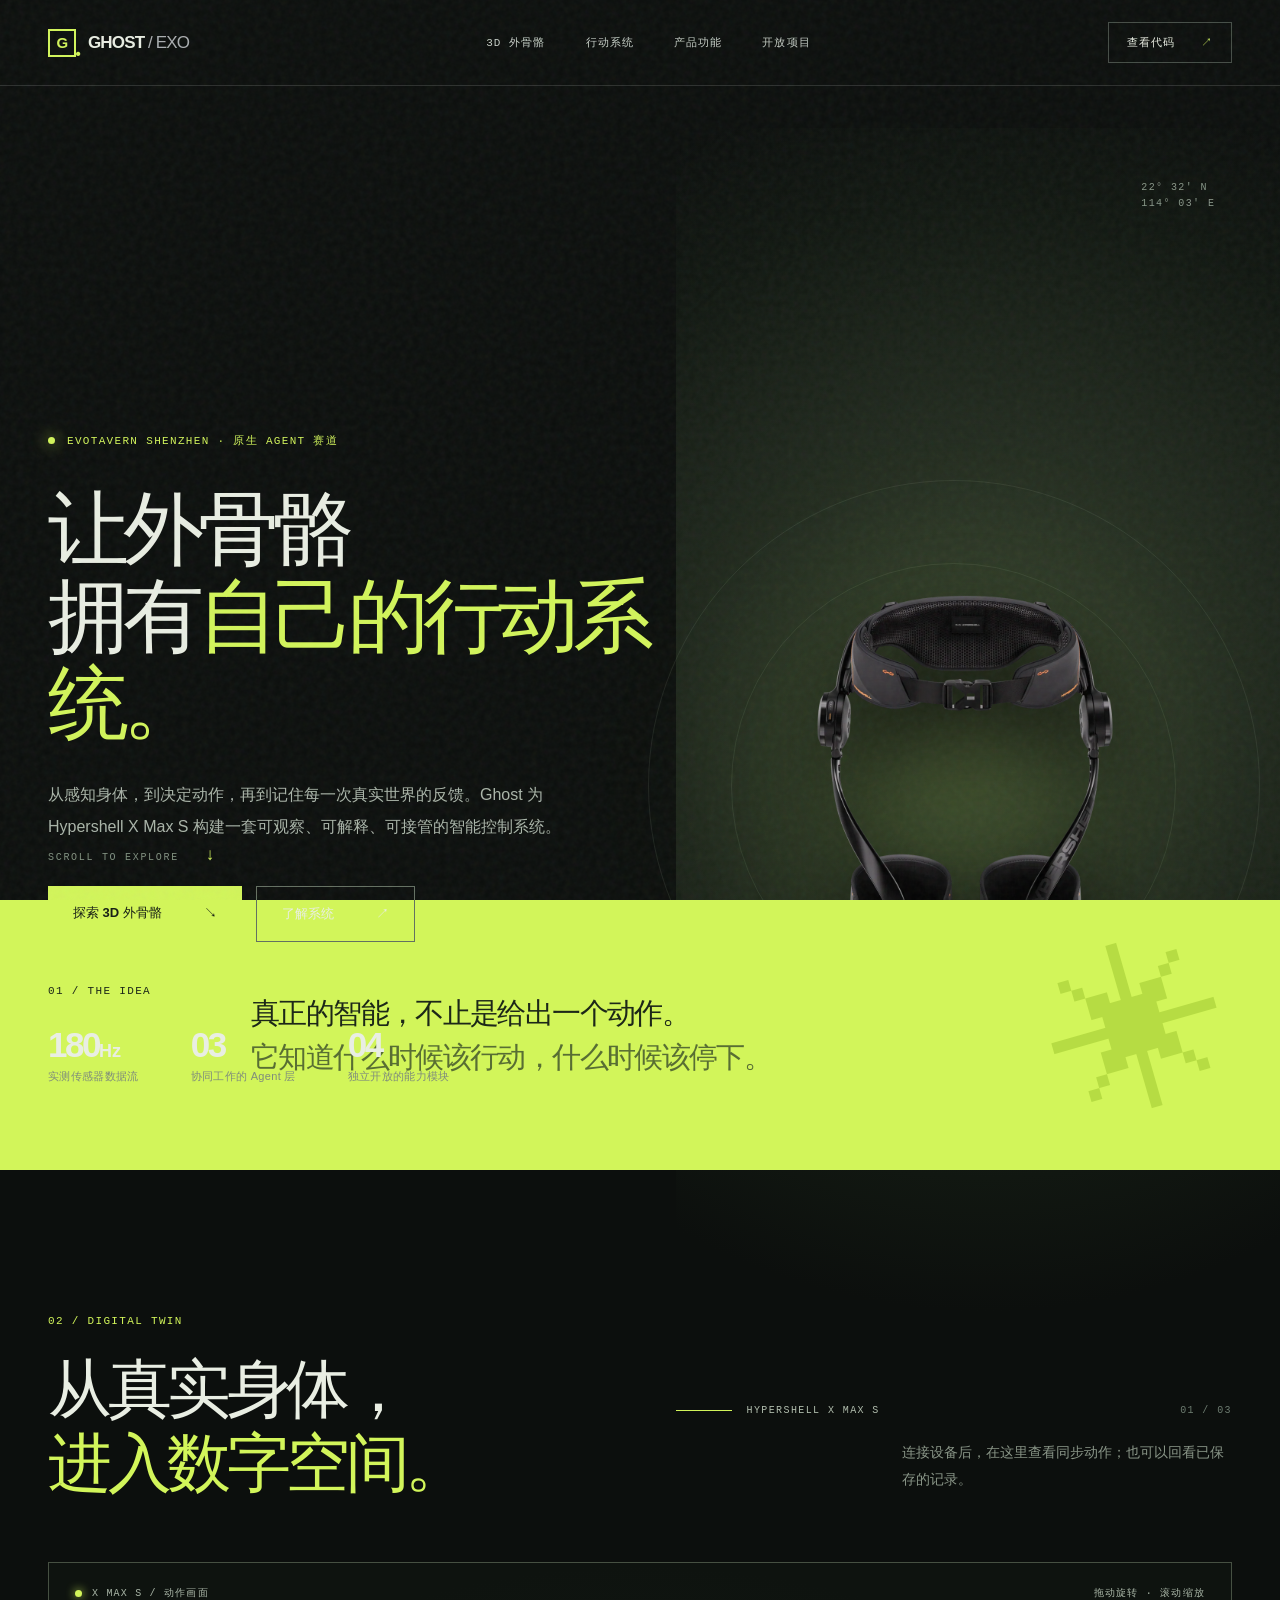
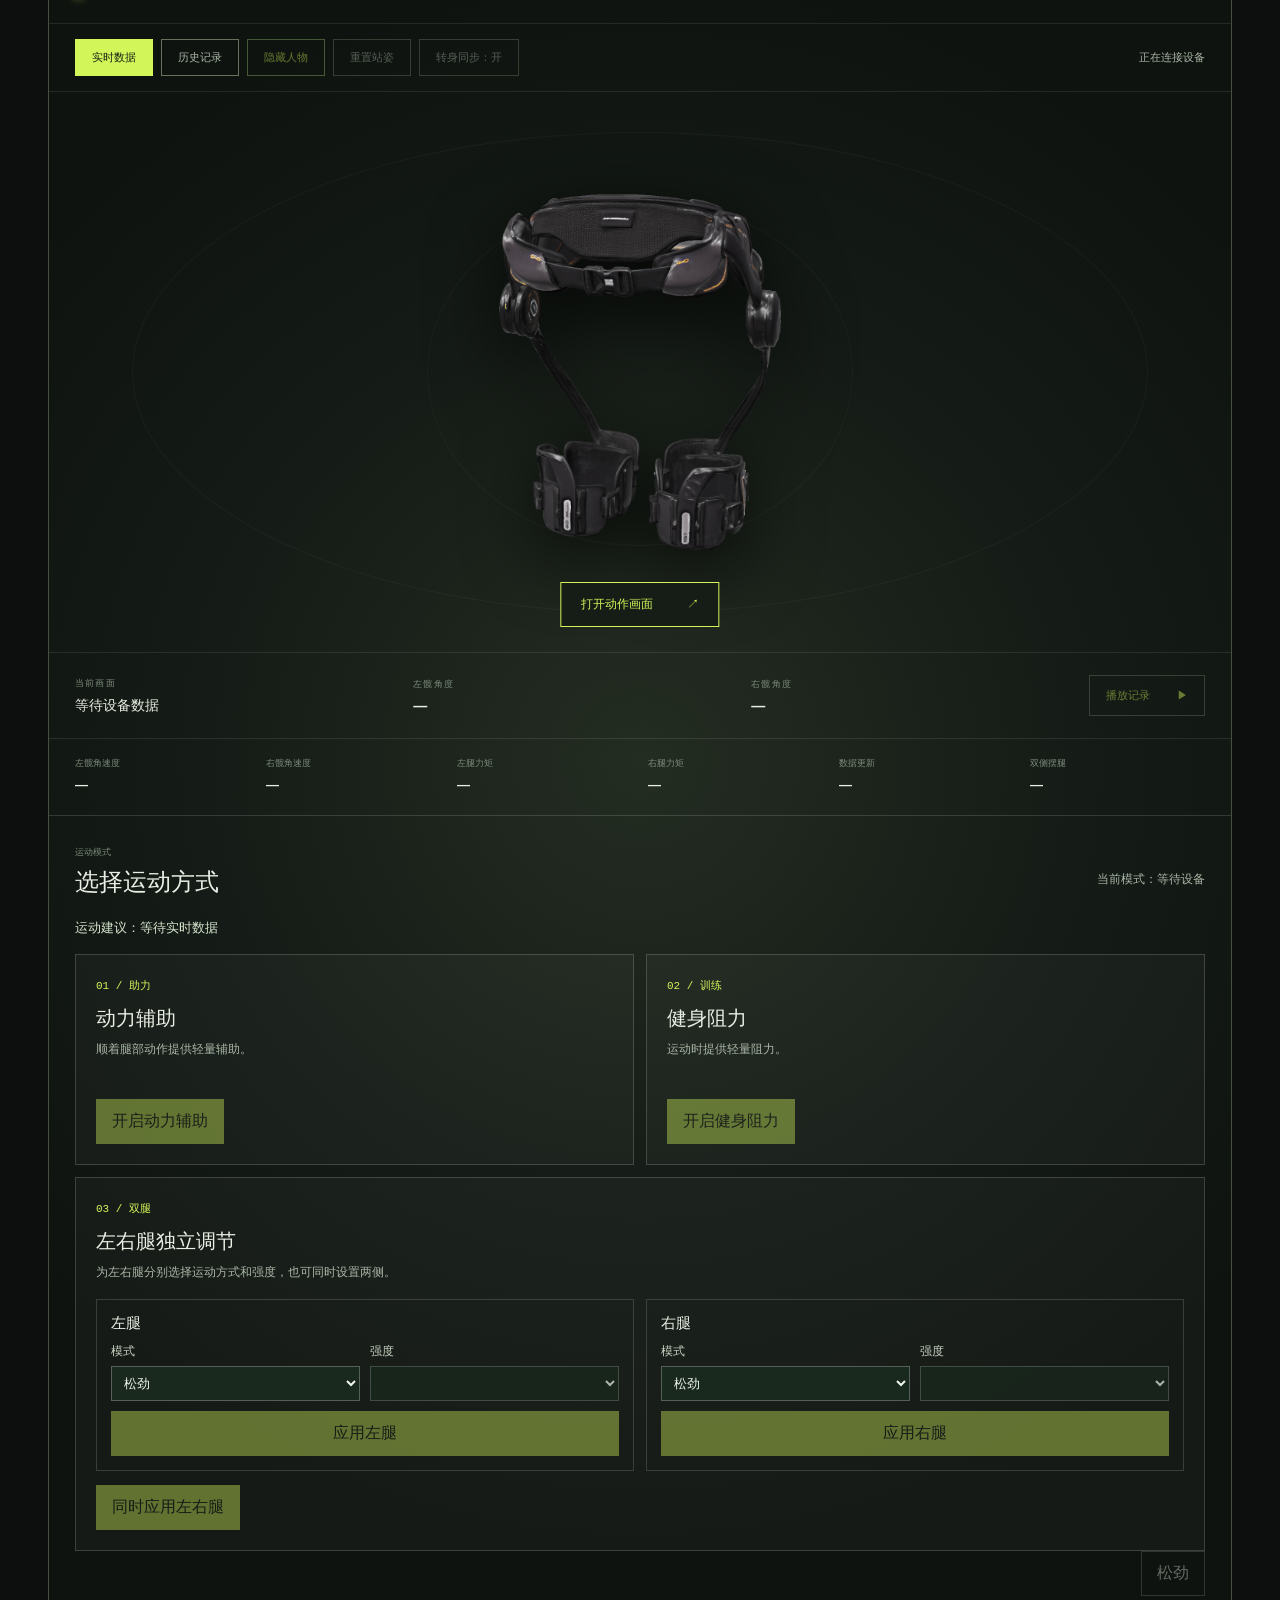
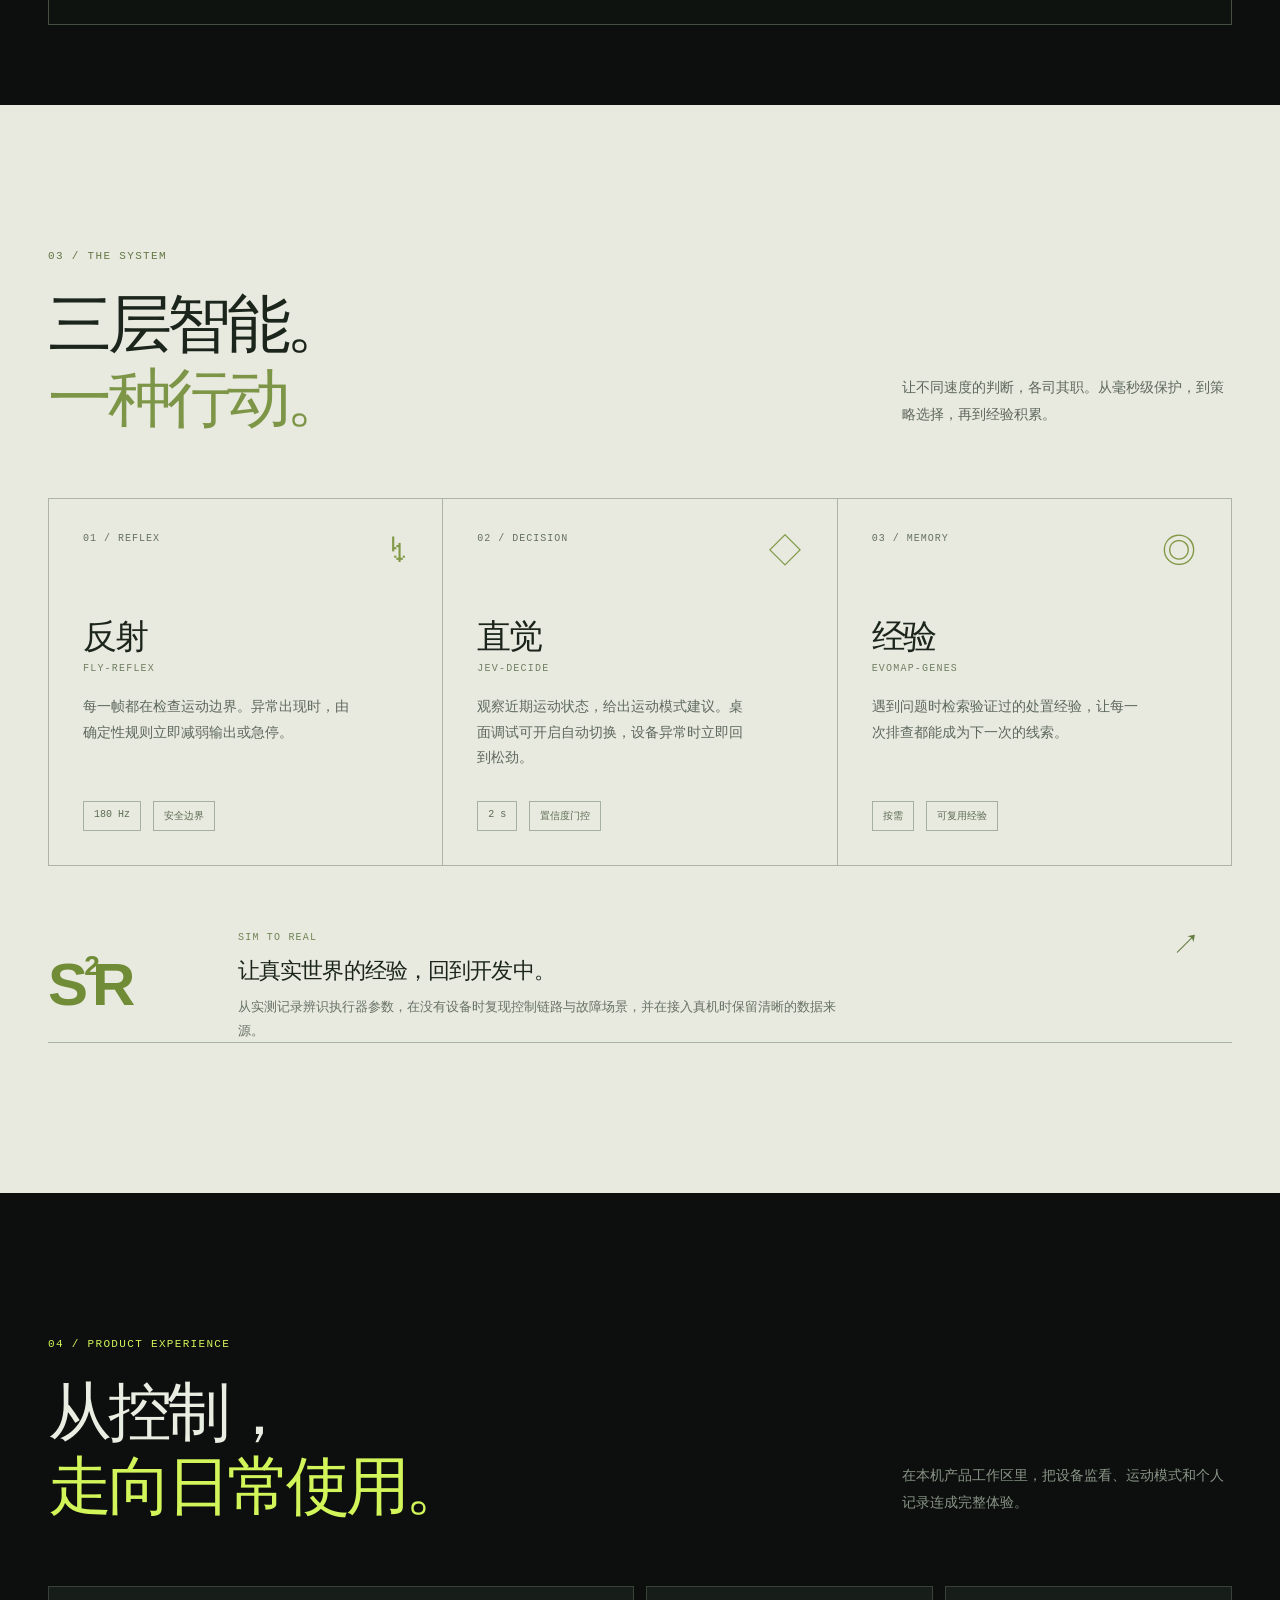
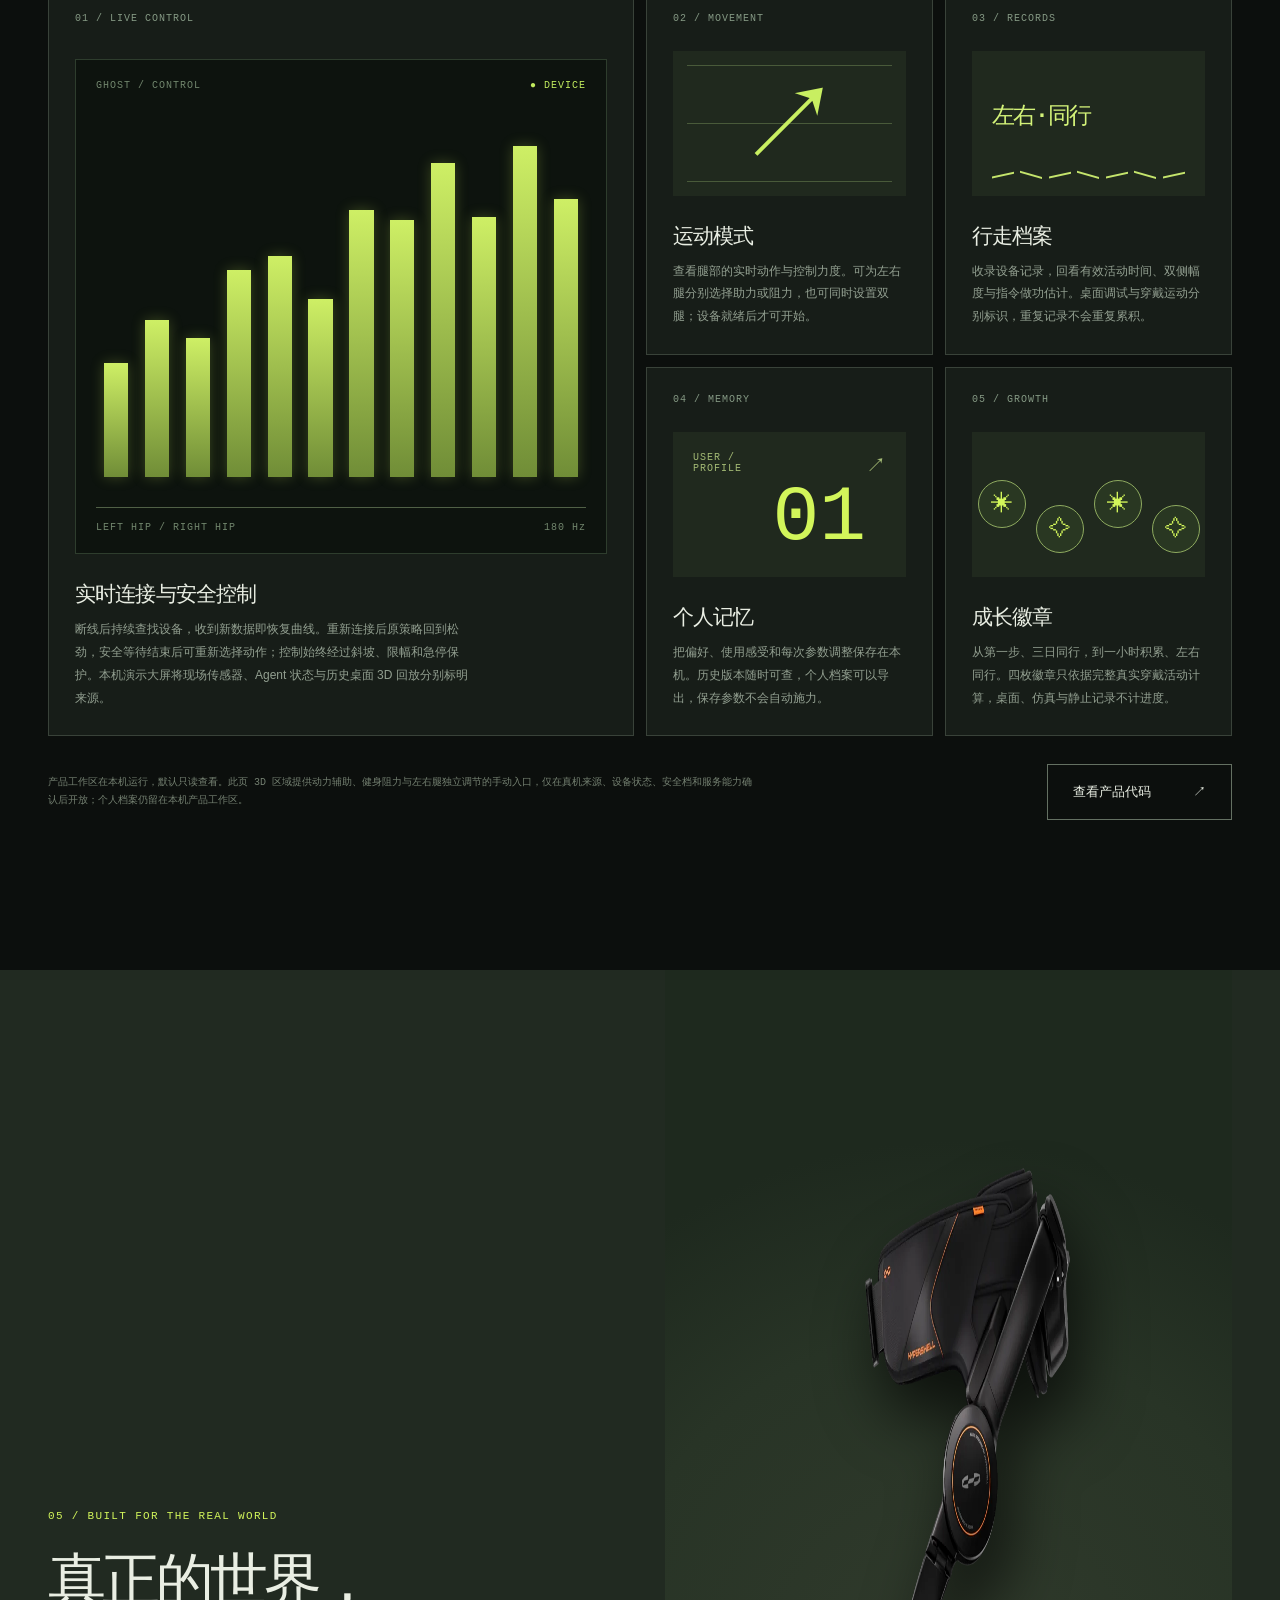
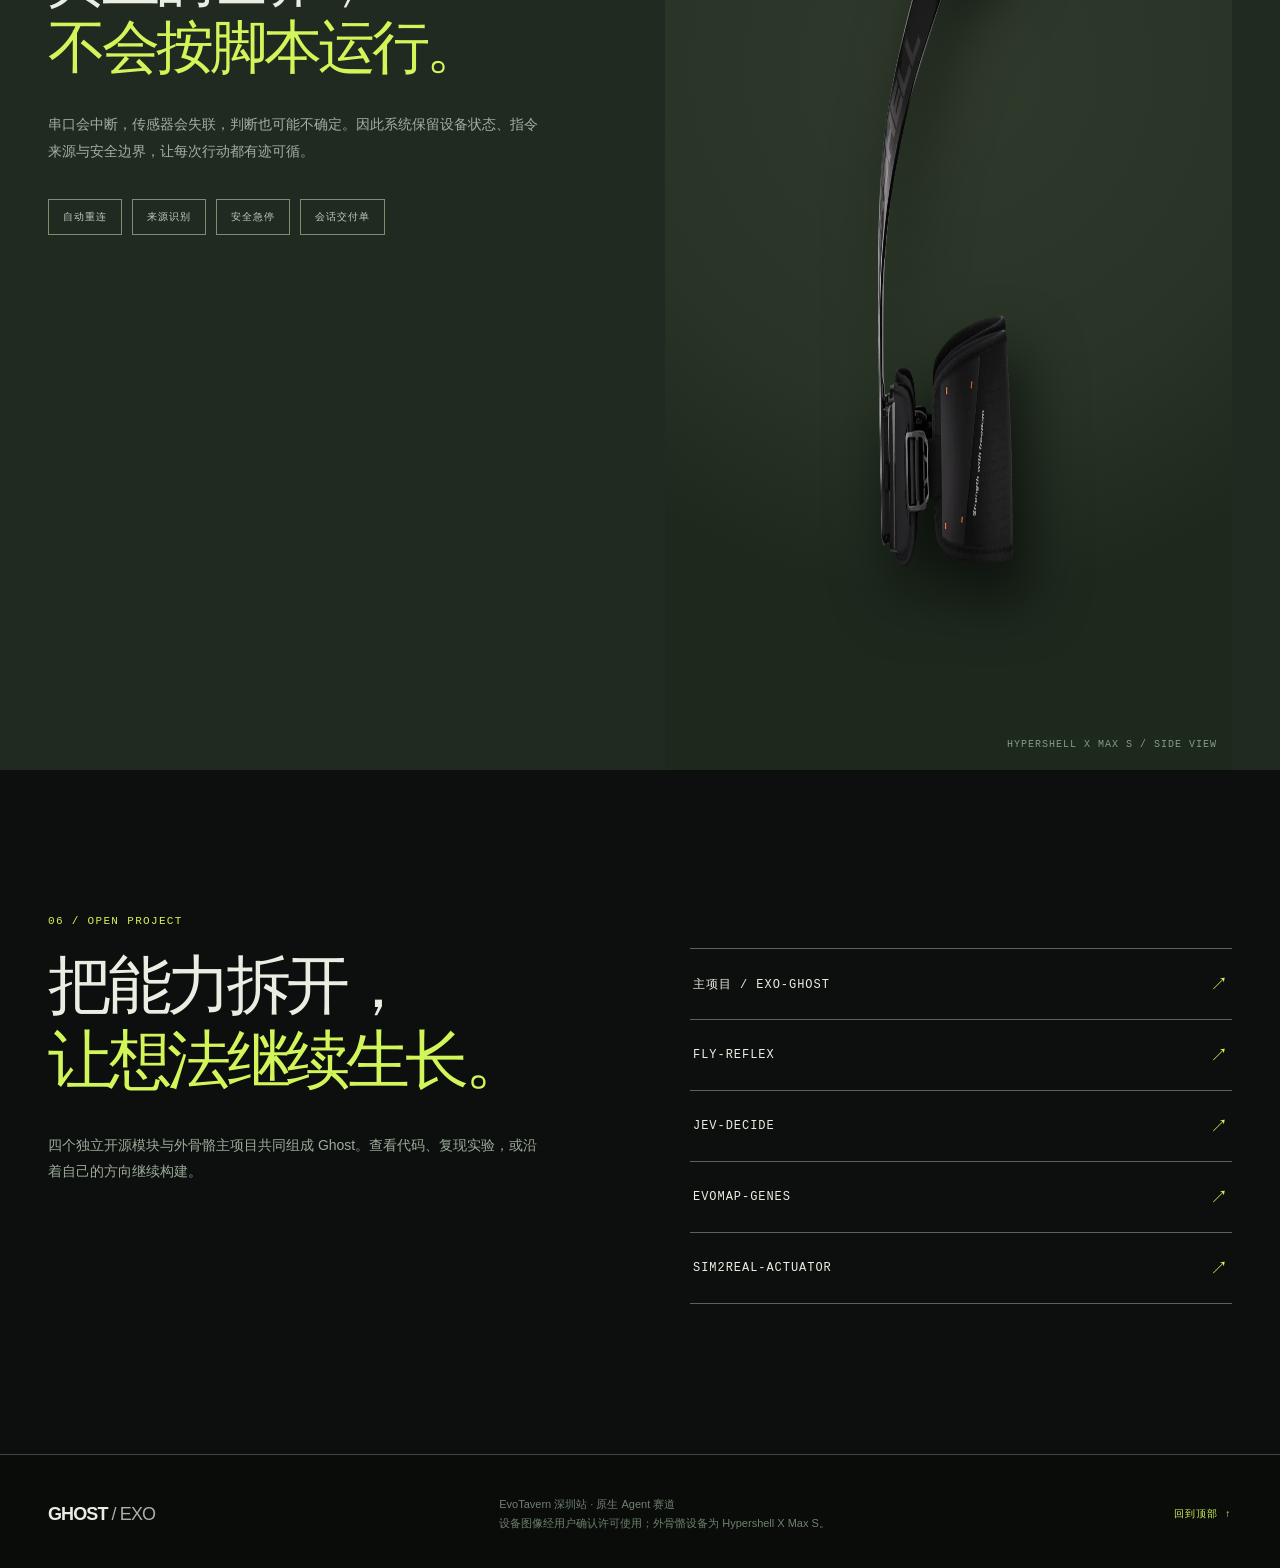
<file: site/index.html>
<!doctype html>
<html lang="zh-CN">
  <head>
    <meta charset="utf-8" />
    <meta name="viewport" content="width=device-width, initial-scale=1" />
    <meta name="theme-color" content="#0c0f0d" />
    <meta
      name="description"
      content="Ghost × Hypershell X Max S：为真实外骨骼打造有反射、有判断、有记忆的行动系统。"
    />
    <title>Ghost / 外骨骼行动系统</title>
    <link rel="icon" href="assets/favicon.svg" type="image/svg+xml" />
    <link rel="preload" as="image" href="assets/hypershell-front.webp" />
    <link rel="stylesheet" href="styles.css" />
    <script type="importmap">
      {
        "imports": {
          "three": "./vendor/three.module.js",
          "three/addons/": "./vendor/addons/"
        }
      }
    </script>
    <script type="module" src="app.js?v=20260924-ui2"></script>
  </head>
  <body>
    <div class="grain" aria-hidden="true"></div>
    <header class="site-header">
      <a class="wordmark" href="#top" aria-label="Ghost 首页"
        ><span class="wordmark-mark">G<span>•</span></span
        ><span>GHOST<span class="wordmark-light"> / EXO</span></span></a
      >
      <nav aria-label="页面导航">
        <a href="#twin">3D 外骨骼</a><a href="#system">行动系统</a
        ><a href="#product">产品功能</a><a href="#open">开放项目</a>
      </nav>
      <a
        class="header-cta"
        href="https://github.com/OwenZhao9/exo-ghost-hypershell"
        target="_blank"
        rel="noopener noreferrer"
        >查看代码 <span aria-hidden="true">↗</span></a
      >
    </header>

    <main id="top">
      <section class="hero section-shell">
        <div class="hero-copy">
          <div class="eyebrow">
            <span class="signal-dot"></span> EVOTAVERN SHENZHEN · 原生 AGENT
            赛道
          </div>
          <h1>
            让外骨骼<br />拥有<span
              >自己的<br class="mobile-break" />行动系统。</span
            >
          </h1>
          <p class="hero-lede">
            从感知身体，到决定动作，再到记住每一次真实世界的反馈。Ghost 为
            Hypershell X Max S 构建一套可观察、可解释、可接管的智能控制系统。
          </p>
          <div class="hero-actions">
            <a class="button button-primary" href="#twin"
              >探索 3D 外骨骼 <span aria-hidden="true">↘</span></a
            ><a class="button button-ghost" href="#system"
              >了解系统 <span aria-hidden="true">↗</span></a
            >
          </div>
          <div class="hero-facts">
            <div>
              <strong>180<span>Hz</span></strong
              ><small>实测传感器数据流</small>
            </div>
            <div><strong>03</strong><small>协同工作的 Agent 层</small></div>
            <div><strong>04</strong><small>独立开放的能力模块</small></div>
          </div>
        </div>
        <div
          class="hero-stage"
          aria-label="Hypershell X Max S 外骨骼官方产品图"
        >
          <div class="hero-orbit orbit-a"></div>
          <div class="hero-orbit orbit-b"></div>
          <div class="hero-halo"></div>
          <img
            src="assets/hypershell-front.webp"
            alt="Hypershell X Max S 外骨骼正面"
            width="1400"
            height="1400"
          />
          <div class="hero-stage-label">
            <span class="label-line"></span> HYPERSHELL X MAX S
            <span class="label-number">01 / 03</span>
          </div>
          <div class="hero-coordinate">22° 32′ N<br />114° 03′ E</div>
        </div>
        <div class="hero-scroll">SCROLL TO EXPLORE <span>↓</span></div>
      </section>

      <section class="intro-band">
        <div class="section-shell intro-inner">
          <span class="mono">01 / THE IDEA</span>
          <p>
            真正的智能，不止是给出一个动作。<br /><em
              >它知道什么时候该行动，什么时候该停下。</em
            >
          </p>
          <span class="asterisk" aria-hidden="true">✳</span>
        </div>
      </section>

      <section class="twin-section section-shell" id="twin">
        <div class="section-heading">
          <div>
            <span class="section-kicker">02 / DIGITAL TWIN</span>
            <h2>从真实身体，<br /><span>进入数字空间。</span></h2>
          </div>
          <p>
            连接设备后，在这里查看同步动作；也可以回看已保存的记录。
          </p>
        </div>
        <div class="twin-frame">
          <div class="twin-topline">
            <span><i class="live-light"></i> X MAX S / 动作画面</span
            ><span>拖动旋转 · 滚动缩放</span>
          </div>
          <div class="twin-modes" role="group" aria-label="画面模式">
            <button type="button" id="mode-live" class="active" aria-pressed="true">实时数据</button>
            <button type="button" id="mode-replay" aria-pressed="false">历史记录</button>
            <button type="button" id="human-toggle" aria-pressed="true" disabled>隐藏人物</button>
            <button type="button" id="align-pose" title="将画面恢复到默认站姿和朝向" disabled>重置站姿</button>
            <button type="button" id="turn-toggle" aria-pressed="true" title="设备转身时，画面也跟着转" disabled>转身同步：开</button>
            <span id="device-state" role="status">正在连接设备</span>
          </div>
          <div class="twin-viewport" id="twin-viewport">
            <img
              id="twin-poster"
              src="assets/model-preview.png"
              alt="外骨骼动作画面"
              width="488"
              height="488"
            /><button class="load-model" id="load-model" type="button">
              打开动作画面 <span>↗</span>
            </button>
            <p class="twin-error" id="twin-error" role="status" hidden></p>
          </div>
          <div class="twin-bottomline">
            <div>
              <span class="small-label">当前画面</span
              ><strong id="source-label">等待设备数据</strong>
            </div>
            <div>
              <span class="small-label">左髋角度</span
              ><strong id="left-angle">—</strong>
            </div>
            <div>
              <span class="small-label">右髋角度</span
              ><strong id="right-angle">—</strong>
            </div>
            <button id="replay-toggle" type="button" disabled>
              播放记录 <span>▶</span>
            </button>
          </div>
          <div class="twin-telemetry" aria-label="运动数据">
            <div><span class="small-label">左髋角速度</span><strong id="left-speed">—</strong></div>
            <div><span class="small-label">右髋角速度</span><strong id="right-speed">—</strong></div>
            <div><span class="small-label">左腿力矩</span><strong id="left-torque">—</strong></div>
            <div><span class="small-label">右腿力矩</span><strong id="right-torque">—</strong></div>
            <div><span class="small-label">数据更新</span><strong id="frame-rate">—</strong></div>
            <div><span class="small-label">双侧摆腿</span><strong id="gait-state">—</strong></div>
          </div>
            <div class="twin-control" aria-label="外骨骼运动模式">
            <div class="twin-control-heading">
              <div><span class="small-label">运动模式</span><h3>选择运动方式</h3></div>
              <span id="control-current" role="status">当前模式：等待设备</span>
            </div>
            <p id="ai-advice" role="status">运动建议：等待实时数据</p>
            <div class="twin-control-grid">
              <div class="twin-control-card">
                <span>01 / 助力</span><h4>动力辅助</h4>
                <p>顺着腿部动作提供轻量辅助。</p>
                <button id="start-assist" type="button" disabled>开启动力辅助</button>
              </div>
              <div class="twin-control-card">
                <span>02 / 训练</span><h4>健身阻力</h4>
                <p>运动时提供轻量阻力。</p>
                <button id="start-resist" type="button" disabled>开启健身阻力</button>
              </div>
              <div class="twin-control-card" id="legacy-split-resist" hidden>
                <span>03 / 双腿</span><h4>左右独立阻力</h4>
                <p>分别设置左右腿的阻力强度。</p>
                <div class="split-resist-inputs">
                  <label>左腿 <select id="left-resist-gain"><option value="0">关闭</option><option value="0.1">轻</option><option value="0.2">较轻</option><option value="0.3" selected>标准</option><option value="0.5">较强</option></select></label>
                  <label>右腿 <select id="right-resist-gain"><option value="0">关闭</option><option value="0.1">轻</option><option value="0.2">较轻</option><option value="0.3" selected>标准</option><option value="0.5">较强</option></select></label>
                </div>
                <button id="start-split-resist" type="button" disabled>开启独立阻力</button>
              </div>
              <div class="twin-control-card bilateral-card">
                <span>03 / 双腿</span><h4>左右腿独立调节</h4>
                <p>为左右腿分别选择运动方式和强度，也可同时设置两侧。</p>
                <div class="bilateral-legs">
                  <div class="bilateral-leg">
                    <strong>左腿</strong>
                    <label>模式 <select id="left-leg-mode"><option value="zero">松劲</option><option value="assist">动力辅助</option><option value="resist">健身阻力</option></select></label>
                    <label>强度 <select id="left-leg-gain" disabled></select></label>
                    <button id="apply-left-leg" type="button" disabled>应用左腿</button>
                  </div>
                  <div class="bilateral-leg">
                    <strong>右腿</strong>
                    <label>模式 <select id="right-leg-mode"><option value="zero">松劲</option><option value="assist">动力辅助</option><option value="resist">健身阻力</option></select></label>
                    <label>强度 <select id="right-leg-gain" disabled></select></label>
                    <button id="apply-right-leg" type="button" disabled>应用右腿</button>
                  </div>
                </div>
                <div class="bilateral-actions">
                  <button id="apply-both-legs" type="button" disabled>同时应用左右腿</button>
                </div>
              </div>
            </div>
            <div class="control-footer"><p id="control-reason" role="status" hidden></p>
              <button id="control-zero" type="button" disabled>松劲</button>
            </div>
            <dialog id="control-safety-dialog" class="control-safety-dialog" aria-labelledby="control-safety-title">
              <h4 id="control-safety-title">确认测试状态</h4>
              <p id="control-safety-message"></p>
              <div class="control-safety-actions">
                <button id="control-safety-cancel" type="button">取消</button>
                <button id="control-safety-send" type="button">确认并发送</button>
              </div>
            </dialog>
          </div>
        </div>
      </section>

      <section class="system-section" id="system">
        <div class="section-shell">
          <div class="section-heading light">
            <div>
              <span class="section-kicker">03 / THE SYSTEM</span>
              <h2>三层智能。<br /><span>一种行动。</span></h2>
            </div>
            <p>
              让不同速度的判断，各司其职。从毫秒级保护，到策略选择，再到经验积累。
            </p>
          </div>
          <div class="layer-grid">
            <article class="layer-card">
              <div class="layer-top">
                <span>01 / REFLEX</span><span class="layer-icon">↯</span>
              </div>
              <h3>反射</h3>
              <p class="en-title">FLY-REFLEX</p>
              <p>
                每一帧都在检查运动边界。异常出现时，由确定性规则立即减弱输出或急停。
              </p>
              <div class="layer-foot">
                <span>180 Hz</span><span>安全边界</span>
              </div>
            </article>
            <article class="layer-card">
              <div class="layer-top">
                <span>02 / DECISION</span><span class="layer-icon">◇</span>
              </div>
              <h3>直觉</h3>
              <p class="en-title">JEV-DECIDE</p>
              <p>
                观察近期运动状态，给出运动模式建议。桌面调试可开启自动切换，设备异常时立即回到松劲。
              </p>
              <div class="layer-foot">
                <span>2 s</span><span>置信度门控</span>
              </div>
            </article>
            <article class="layer-card">
              <div class="layer-top">
                <span>03 / MEMORY</span><span class="layer-icon">◎</span>
              </div>
              <h3>经验</h3>
              <p class="en-title">EVOMAP-GENES</p>
              <p>
                遇到问题时检索验证过的处置经验，让每一次排查都能成为下一次的线索。
              </p>
              <div class="layer-foot">
                <span>按需</span><span>可复用经验</span>
              </div>
            </article>
          </div>
          <div class="sim-line">
            <div class="sim-mark">S<span>2</span>R</div>
            <div>
              <span class="mono">SIM TO REAL</span>
              <h3>让真实世界的经验，回到开发中。</h3>
              <p>
                从实测记录辨识执行器参数，在没有设备时复现控制链路与故障场景，并在接入真机时保留清晰的数据来源。
              </p>
            </div>
            <a
              href="https://github.com/OwenZhao9/sim2real-actuator"
              target="_blank"
              rel="noopener noreferrer"
              aria-label="查看 sim2real-actuator 项目"
              >↗</a
            >
          </div>
        </div>
      </section>

      <section class="product-section section-shell" id="product">
        <div class="section-heading">
          <div>
            <span class="section-kicker">04 / PRODUCT EXPERIENCE</span>
            <h2>从控制，<br /><span>走向日常使用。</span></h2>
          </div>
          <p>
            在本机产品工作区里，把设备监看、运动模式和个人记录连成完整体验。
          </p>
        </div>
        <div class="product-grid">
          <article class="product-card product-large">
            <div class="product-number">01 / LIVE CONTROL</div>
            <div class="product-graphic dashboard-graphic" aria-hidden="true">
              <div class="dash-top">
                <span>GHOST / CONTROL</span
                ><span class="dash-online">● DEVICE</span>
              </div>
              <div class="dash-bars">
                <span style="height: 32%"></span
                ><span style="height: 44%"></span
                ><span style="height: 39%"></span
                ><span style="height: 58%"></span
                ><span style="height: 62%"></span
                ><span style="height: 50%"></span
                ><span style="height: 75%"></span
                ><span style="height: 72%"></span
                ><span style="height: 88%"></span
                ><span style="height: 73%"></span
                ><span style="height: 93%"></span
                ><span style="height: 78%"></span>
              </div>
              <div class="dash-footer">
                <span>LEFT HIP / RIGHT HIP</span><span>180 Hz</span>
              </div>
            </div>
            <h3>实时连接与安全控制</h3>
            <p>
              断线后持续查找设备，收到新数据即恢复曲线。重新连接后原策略回到松劲，安全等待结束后可重新选择动作；控制始终经过斜坡、限幅和急停保护。本机演示大屏将现场传感器、Agent 状态与历史桌面 3D 回放分别标明来源。
            </p>
          </article>
          <article class="product-card">
            <div class="product-number">02 / MOVEMENT</div>
            <div class="mini-graphic">
              <span class="mode-symbol">↗</span>
              <div class="mode-tracks"><i></i><i></i><i></i></div>
            </div>
            <h3>运动模式</h3>
              <p>查看腿部的实时动作与控制力度。可为左右腿分别选择助力或阻力，也可同时设置双腿；设备就绪后才可开始。</p>
          </article>
          <article class="product-card">
            <div class="product-number">03 / RECORDS</div>
            <div class="mini-graphic records-graphic">
              <span>左右 · 同行</span>
              <div class="record-trace">
                <i></i><i></i><i></i><i></i><i></i><i></i><i></i>
              </div>
            </div>
            <h3>行走档案</h3>
            <p>
              收录设备记录，回看有效活动时间、双侧幅度与指令做功估计。桌面调试与穿戴运动分别标识，重复记录不会重复累积。
            </p>
          </article>
          <article class="product-card">
            <div class="product-number">04 / MEMORY</div>
            <div class="mini-graphic memory-graphic">
              <span>USER / PROFILE</span><strong>01</strong><small>↗</small>
            </div>
            <h3>个人记忆</h3>
            <p>把偏好、使用感受和每次参数调整保存在本机。历史版本随时可查，个人档案可以导出，保存参数不会自动施力。</p>
          </article>
          <article class="product-card">
            <div class="product-number">05 / GROWTH</div>
            <div class="mini-graphic badge-graphic">
              <span>✳</span><span>✧</span><span>✳</span><span>✧</span>
            </div>
            <h3>成长徽章</h3>
            <p>
              从第一步、三日同行，到一小时积累、左右同行。四枚徽章只依据完整真实穿戴活动计算，桌面、仿真与静止记录不计进度。
            </p>
          </article>
        </div>
        <div class="product-actions">
          <p class="product-note">
            产品工作区在本机运行，默认只读查看。此页 3D 区域提供动力辅助、健身阻力与左右腿独立调节的手动入口，仅在真机来源、设备状态、安全档和服务能力确认后开放；个人档案仍留在本机产品工作区。
          </p>
          <a class="button button-ghost" href="https://github.com/OwenZhao9/exo-ghost-hypershell/tree/integration/product-GPT" target="_blank" rel="noopener noreferrer">
            查看产品代码 <span aria-hidden="true">↗</span>
          </a>
        </div>
      </section>

      <section class="hardware-section">
        <div class="section-shell hardware-inner">
          <div class="hardware-copy">
            <span class="section-kicker">05 / BUILT FOR THE REAL WORLD</span>
            <h2>真正的世界，<br /><span>不会按脚本运行。</span></h2>
            <p>
              串口会中断，传感器会失联，判断也可能不确定。因此系统保留设备状态、指令来源与安全边界，让每次行动都有迹可循。
            </p>
            <div class="hardware-tags">
              <span>自动重连</span><span>来源识别</span><span>安全急停</span
              ><span>会话交付单</span>
            </div>
          </div>
          <div class="hardware-photo">
            <img
              src="assets/hypershell-side.webp"
              alt="Hypershell X Max S 外骨骼侧面"
              loading="lazy"
              width="1400"
              height="1400"
            /><span>HYPERSHELL X MAX S / SIDE VIEW</span>
          </div>
        </div>
      </section>

      <section class="open-section section-shell" id="open">
        <span class="section-kicker">06 / OPEN PROJECT</span>
        <div class="open-inner">
          <div>
            <h2>把能力拆开，<br /><span>让想法继续生长。</span></h2>
            <p>
              四个独立开源模块与外骨骼主项目共同组成
              Ghost。查看代码、复现实验，或沿着自己的方向继续构建。
            </p>
          </div>
          <div class="repo-list">
            <a
              href="https://github.com/OwenZhao9/exo-ghost-hypershell"
              target="_blank"
              rel="noopener noreferrer"
              ><span>主项目 / EXO-GHOST</span><b>↗</b></a
            ><a
              href="https://github.com/OwenZhao9/fly-reflex"
              target="_blank"
              rel="noopener noreferrer"
              ><span>FLY-REFLEX</span><b>↗</b></a
            ><a
              href="https://github.com/OwenZhao9/jev-decide"
              target="_blank"
              rel="noopener noreferrer"
              ><span>JEV-DECIDE</span><b>↗</b></a
            ><a
              href="https://github.com/OwenZhao9/evomap-genes"
              target="_blank"
              rel="noopener noreferrer"
              ><span>EVOMAP-GENES</span><b>↗</b></a
            ><a
              href="https://github.com/OwenZhao9/sim2real-actuator"
              target="_blank"
              rel="noopener noreferrer"
              ><span>SIM2REAL-ACTUATOR</span><b>↗</b></a
            >
          </div>
        </div>
      </section>
    </main>
    <footer>
      <div class="section-shell footer-inner">
        <div class="footer-brand">GHOST<span> / EXO</span></div>
        <p>
          EvoTavern 深圳站 · 原生 Agent 赛道<br />设备图像经用户确认许可使用；外骨骼设备为
          Hypershell X Max S。
        </p>
        <a href="#top">回到顶部 ↑</a>
      </div>
    </footer>
  </body>
</html>
</file>
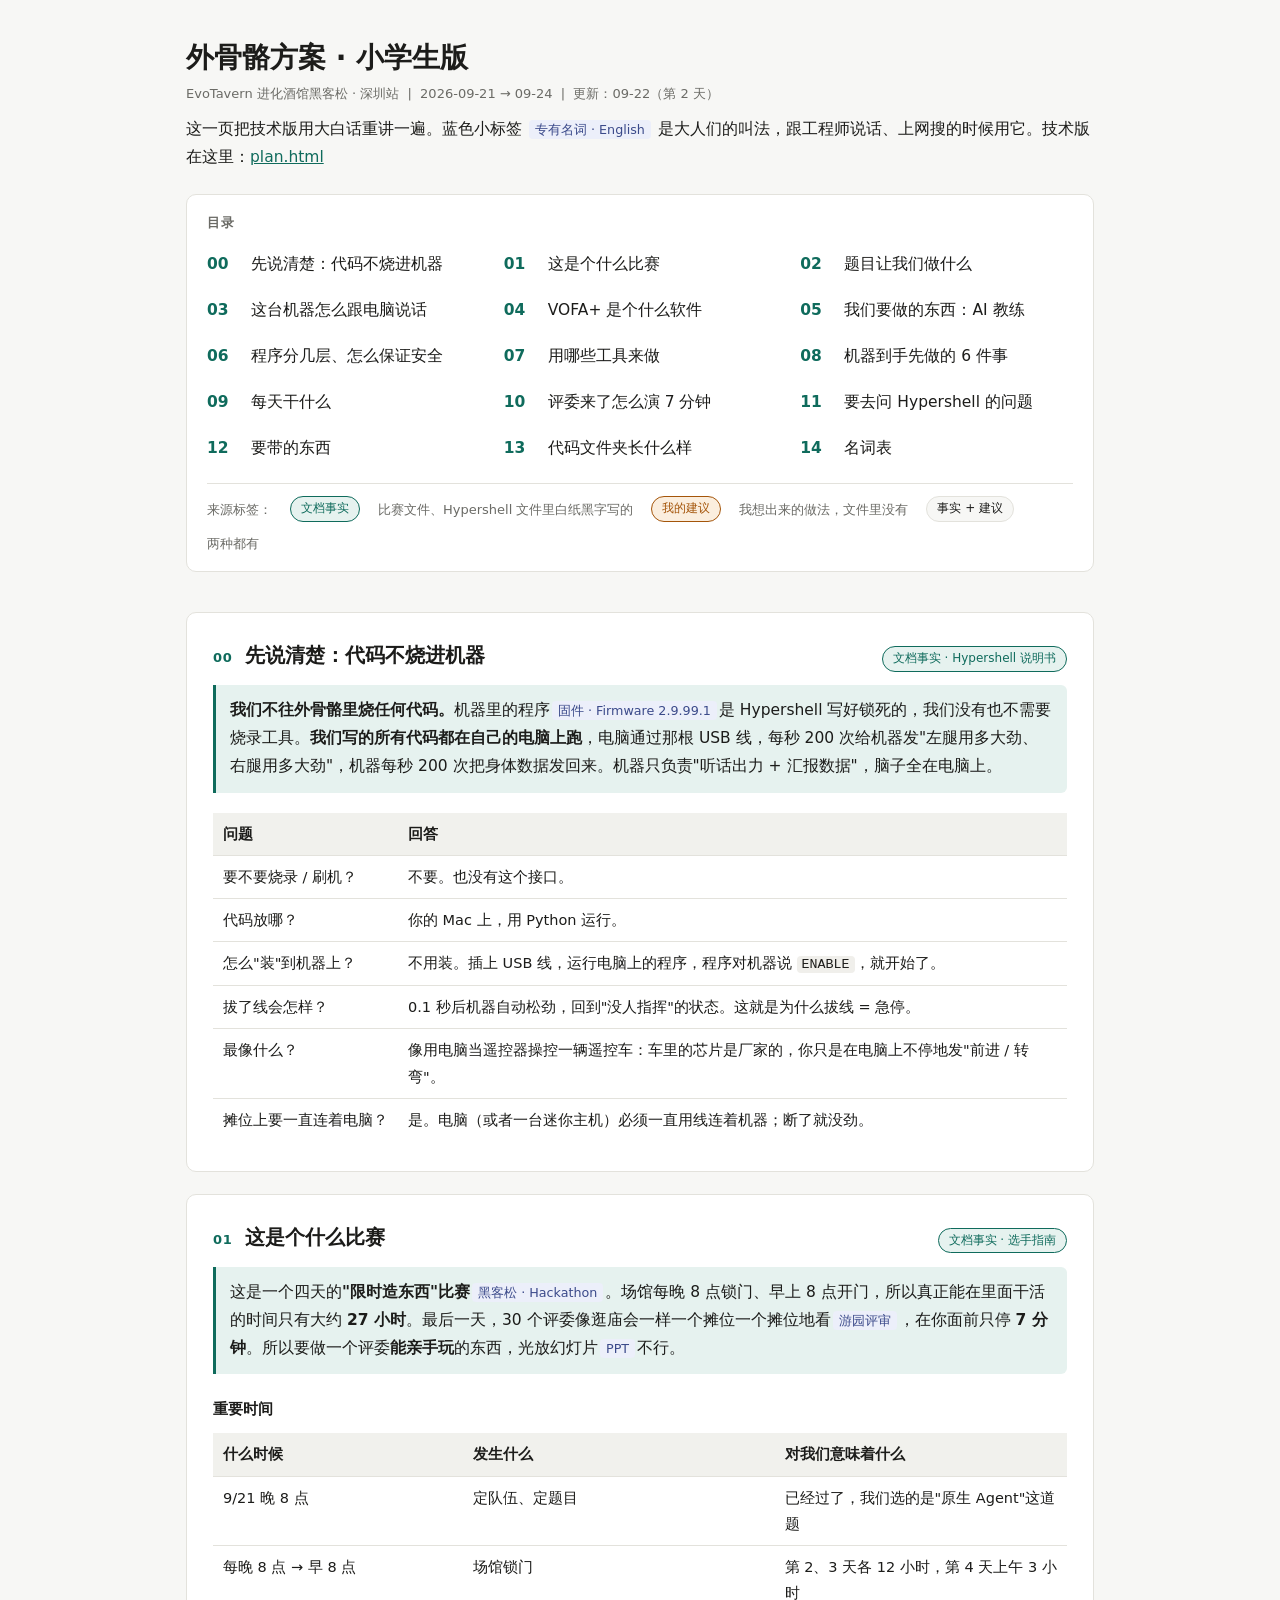
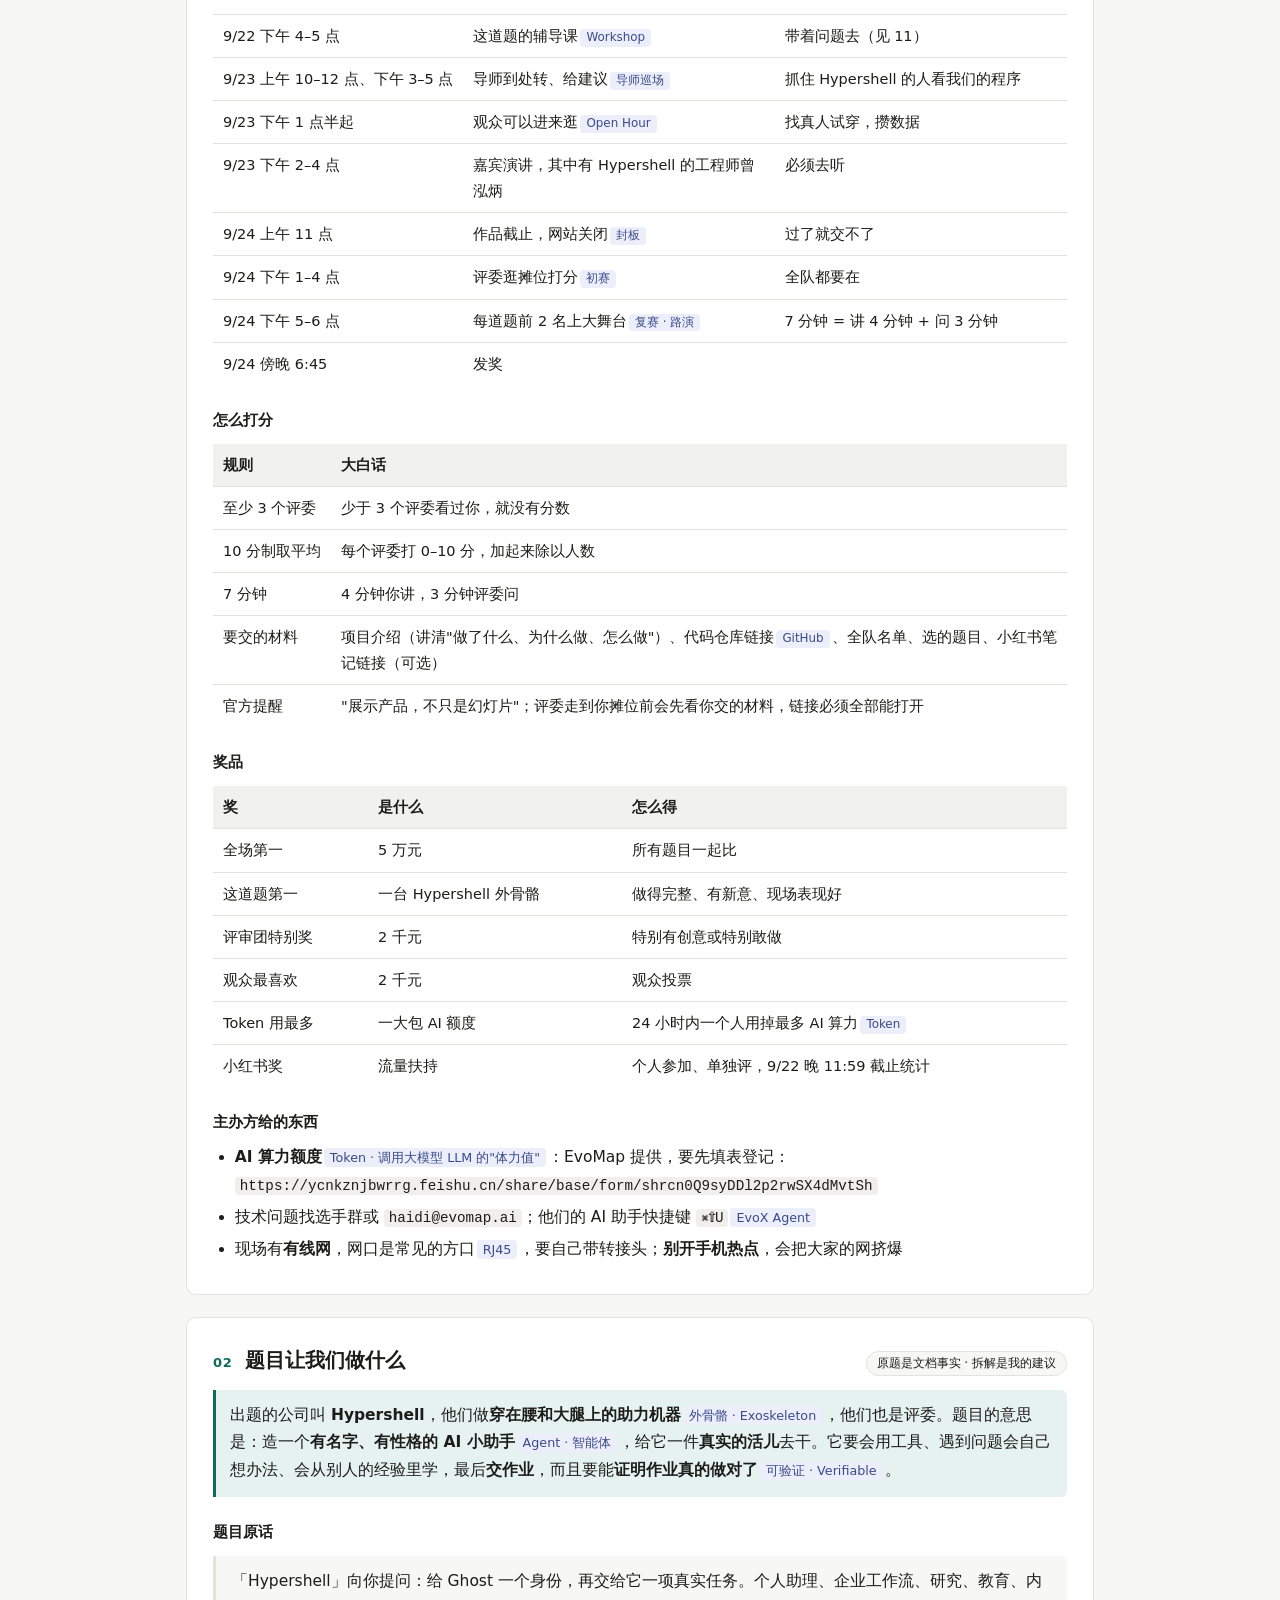
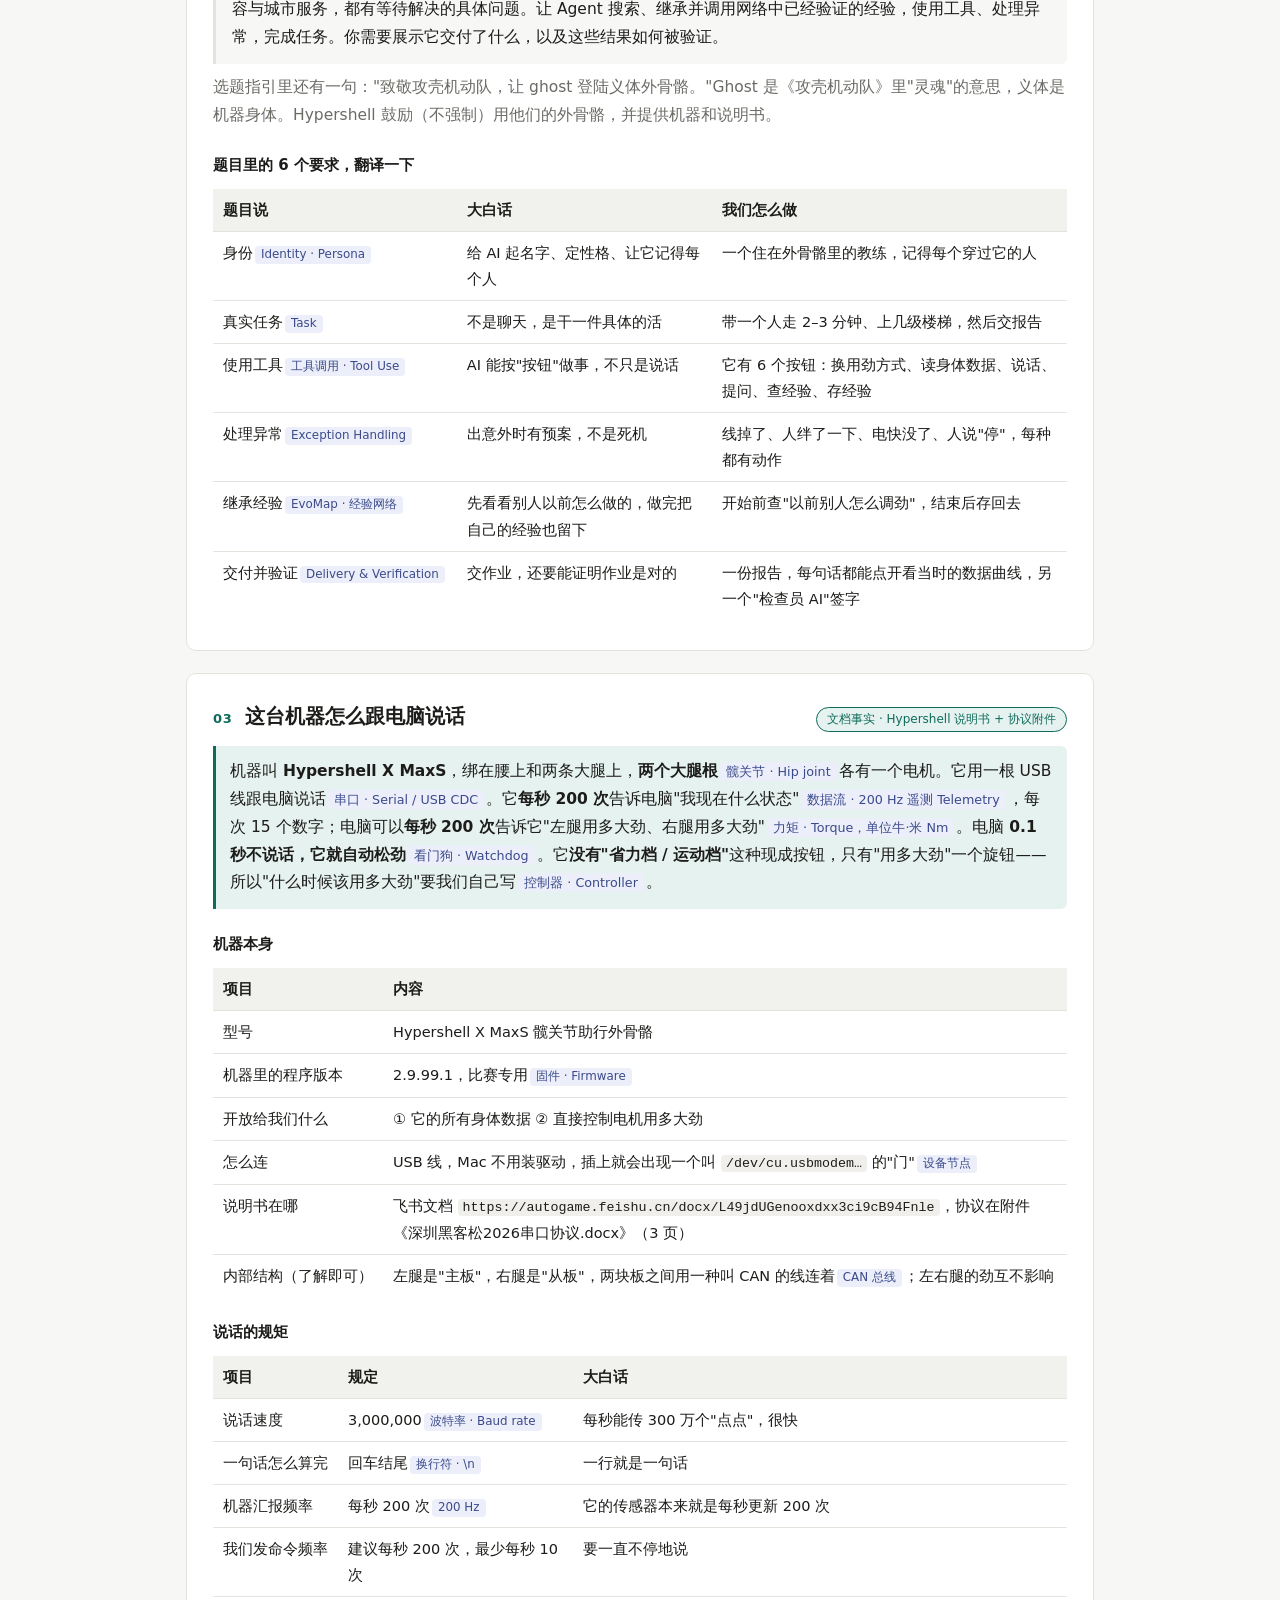
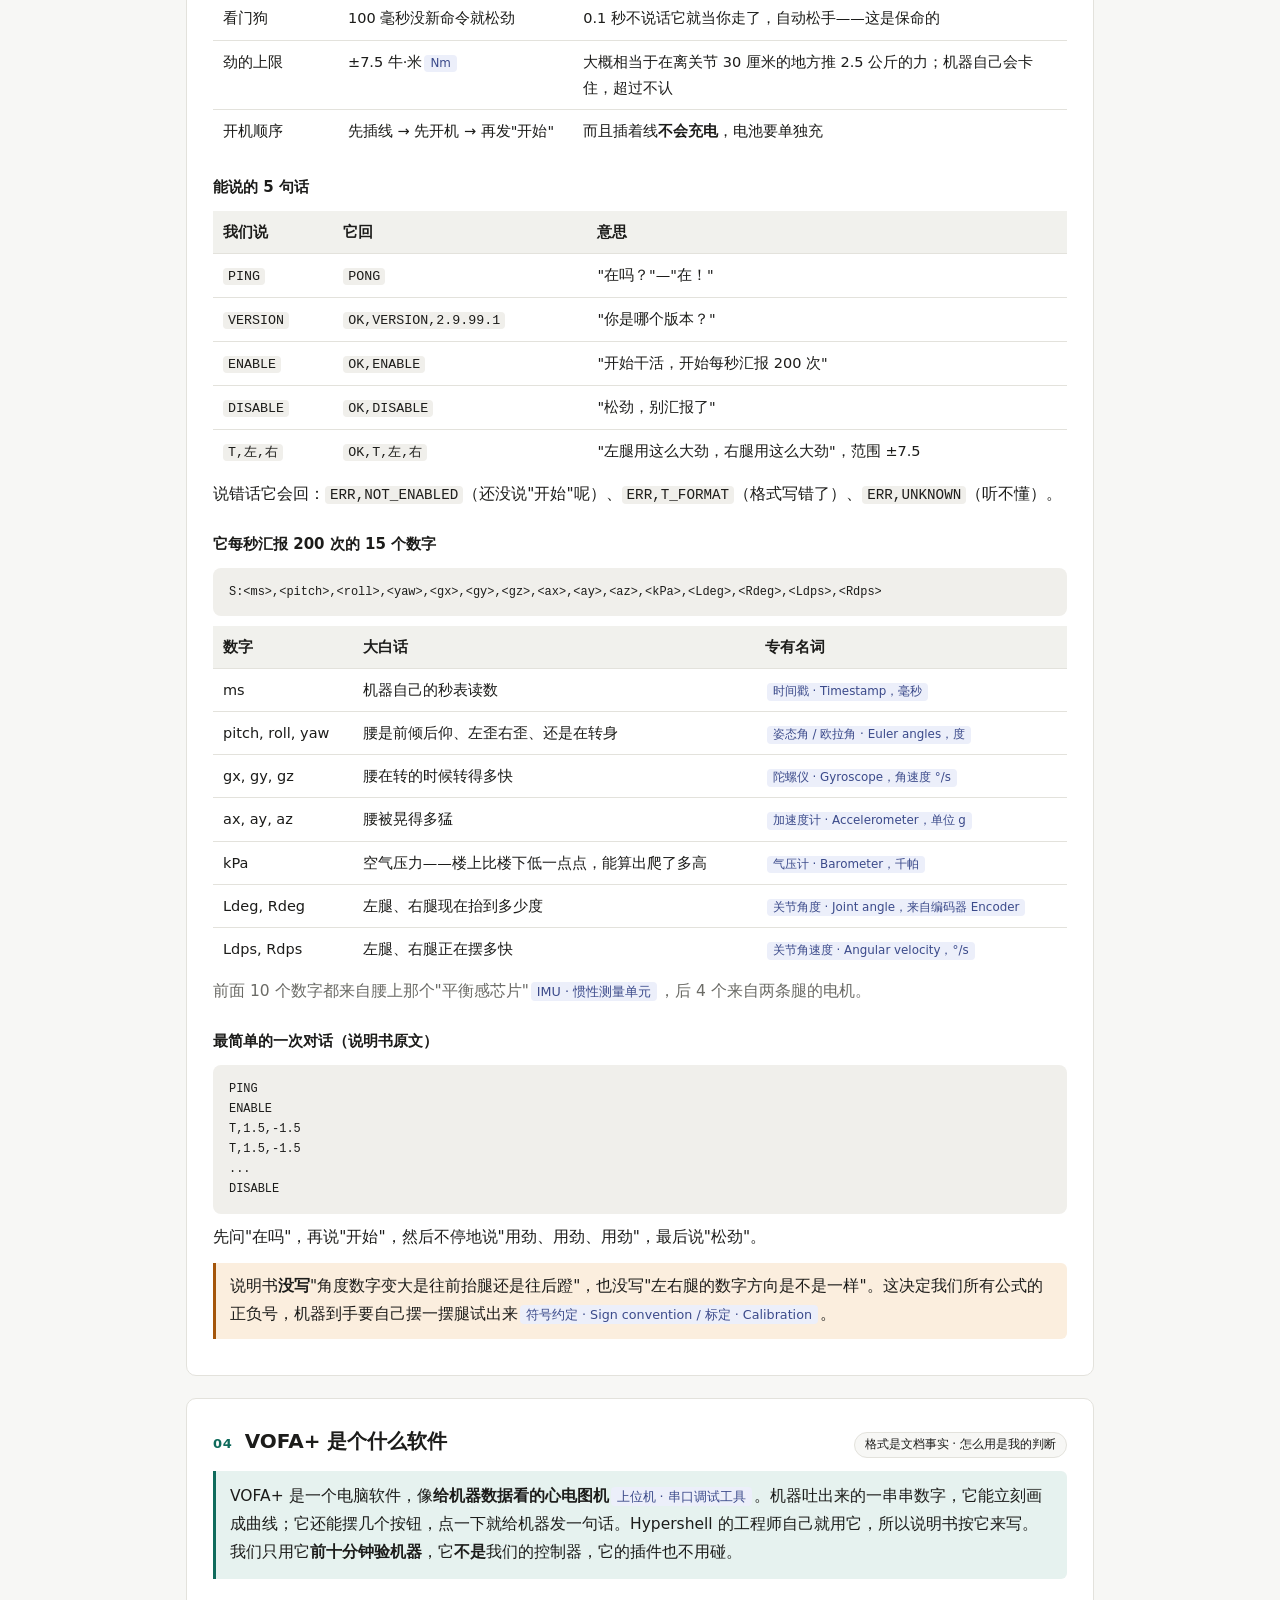
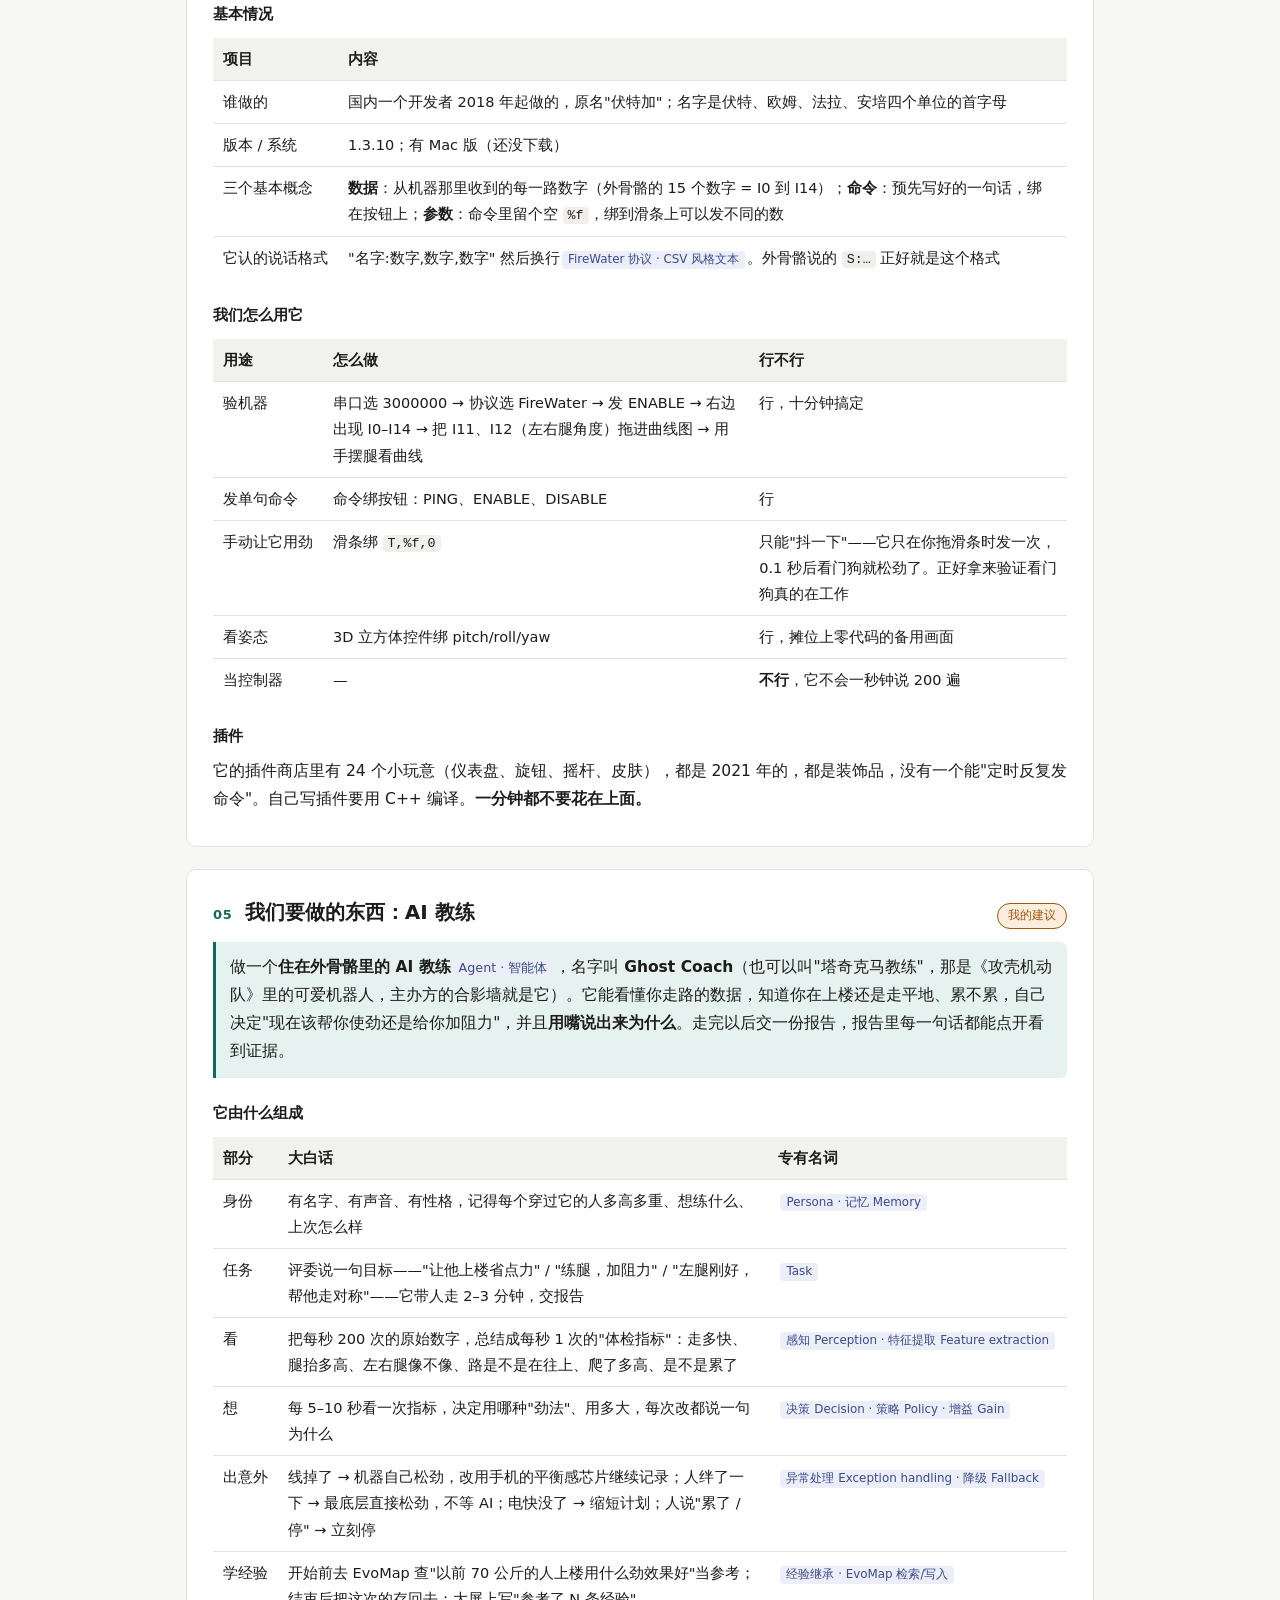
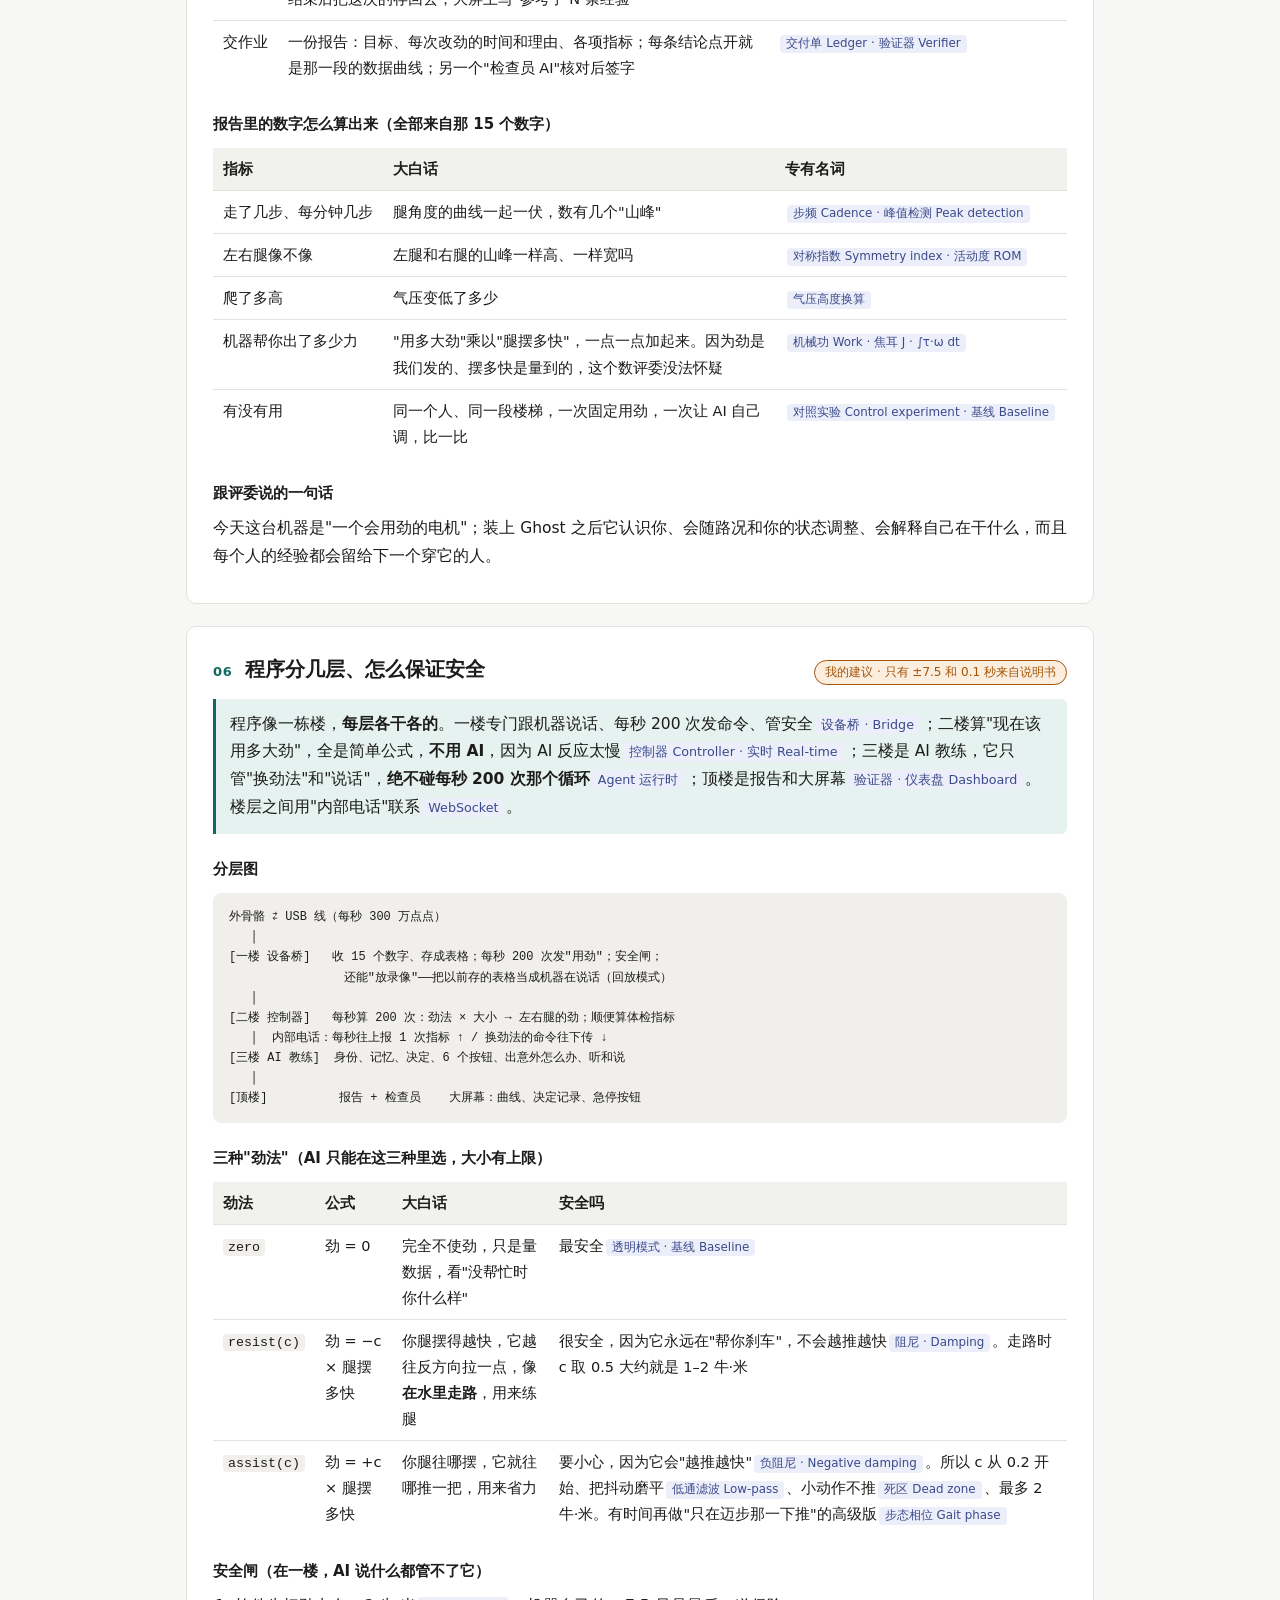
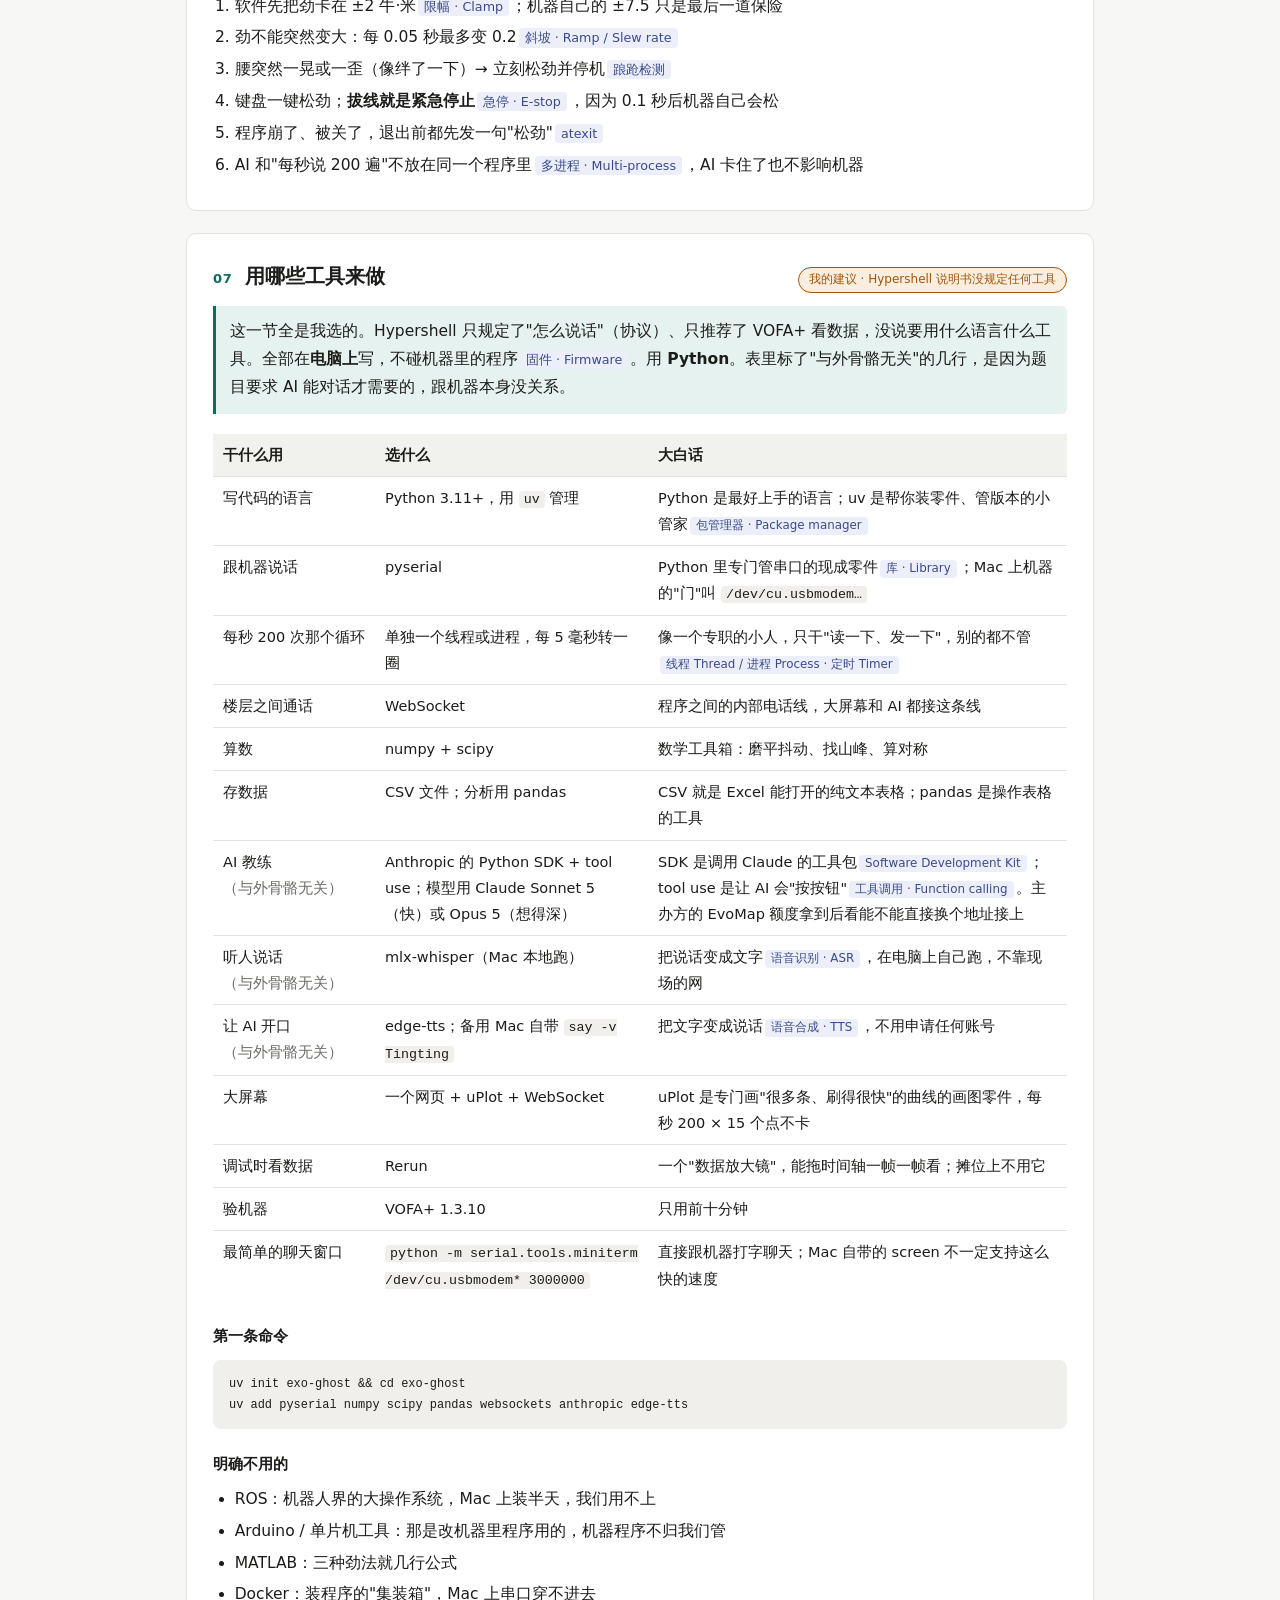
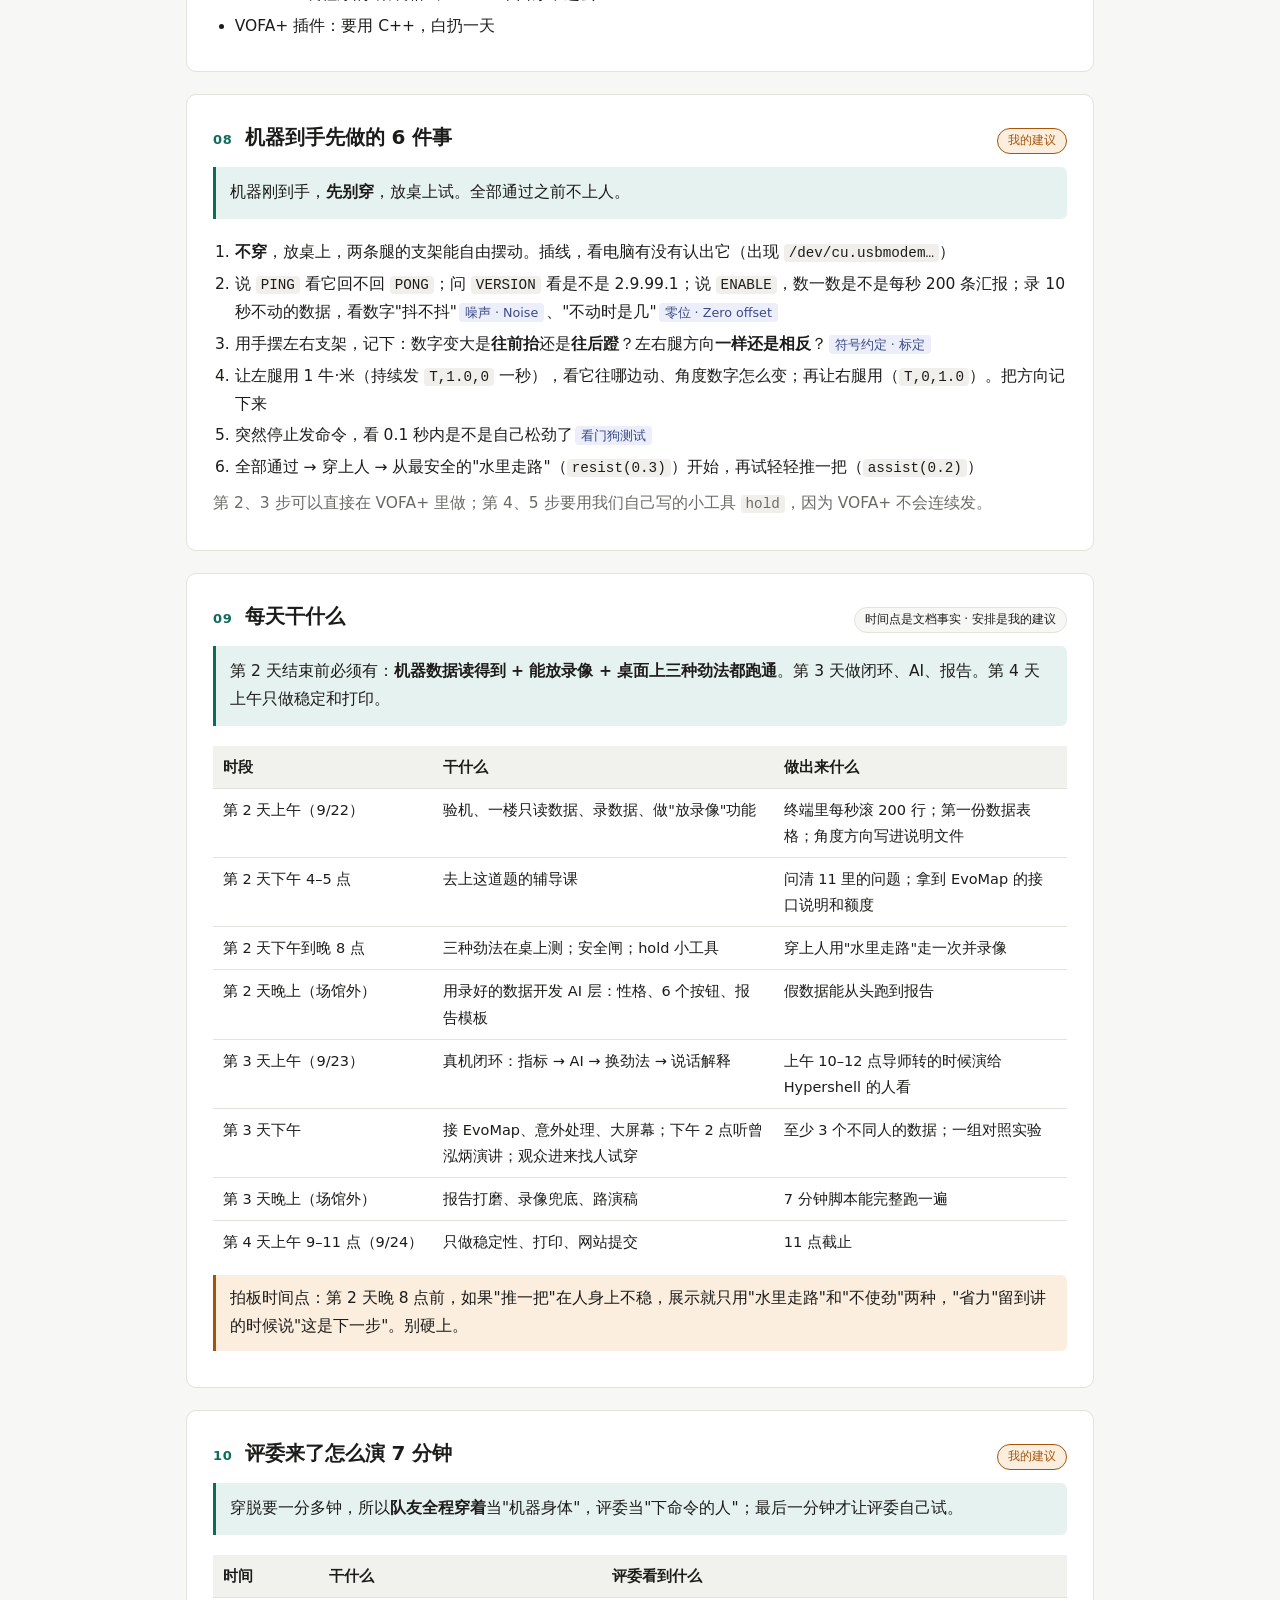
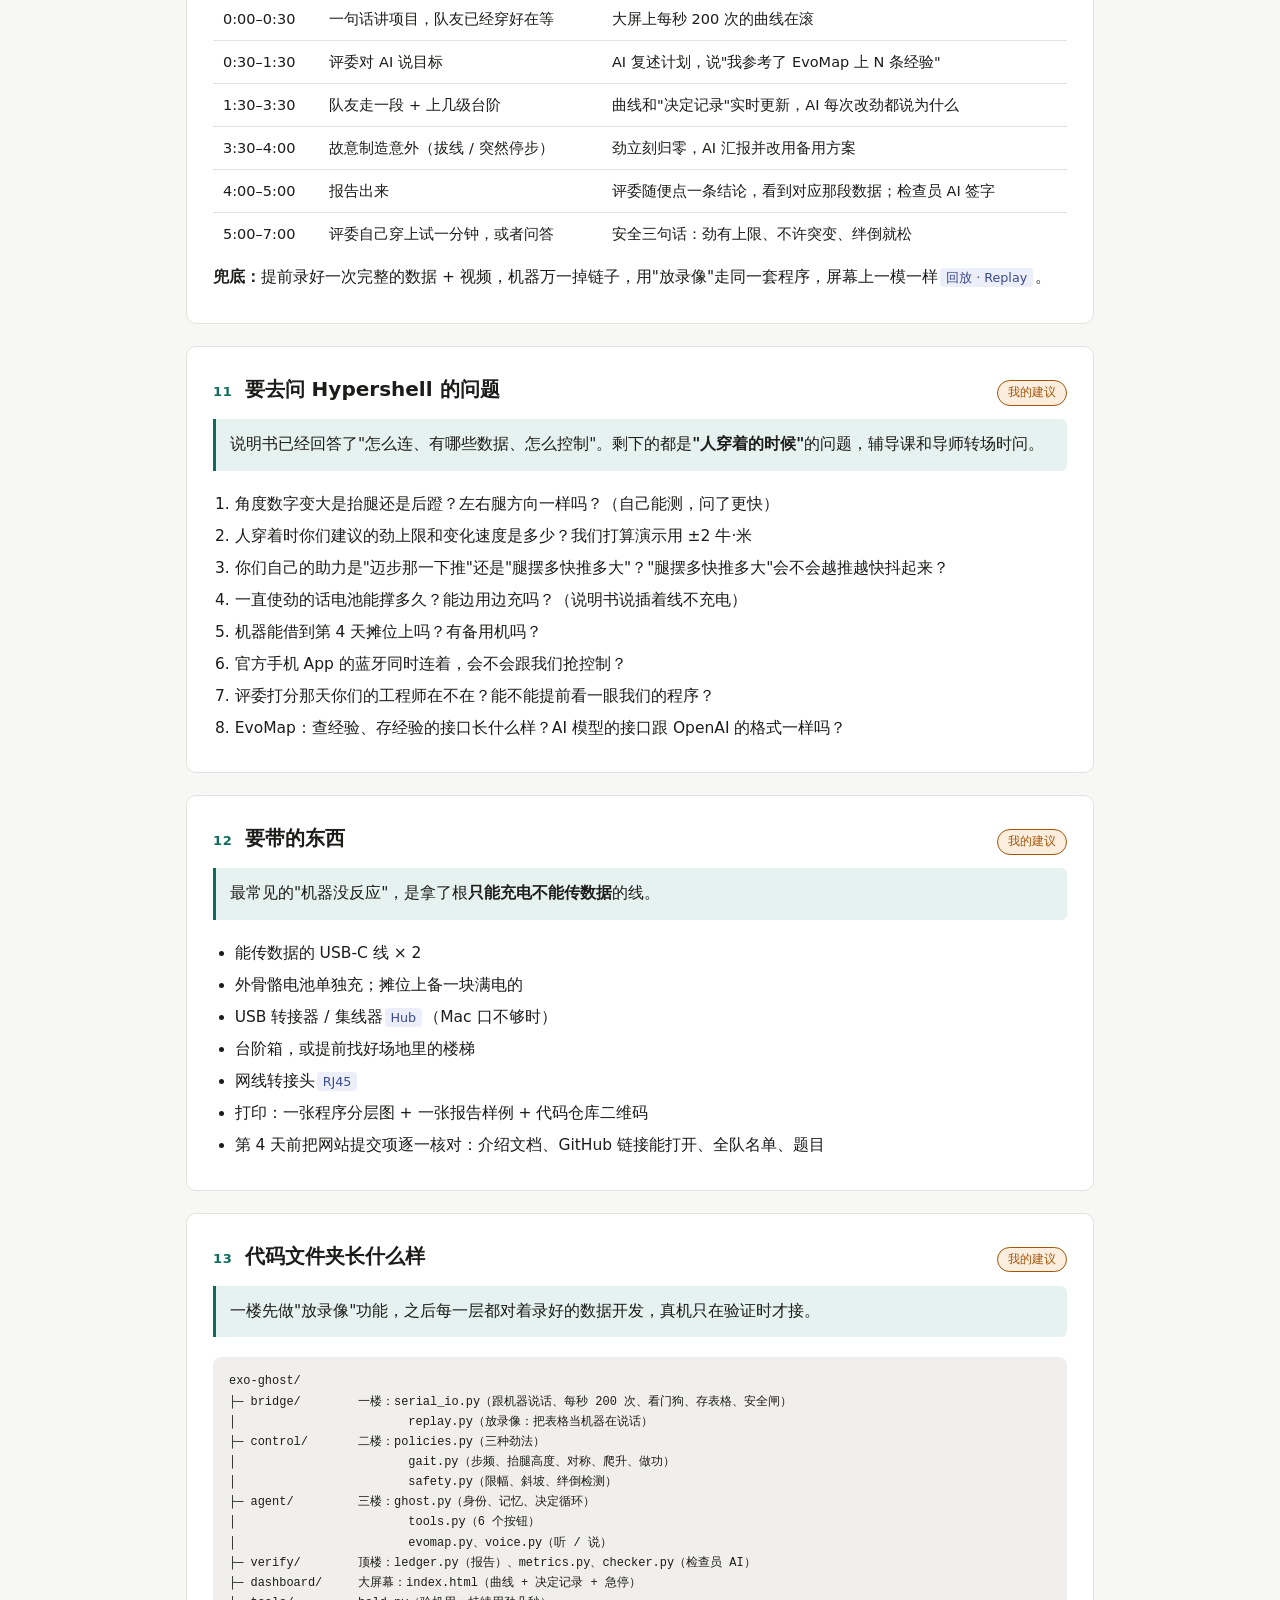
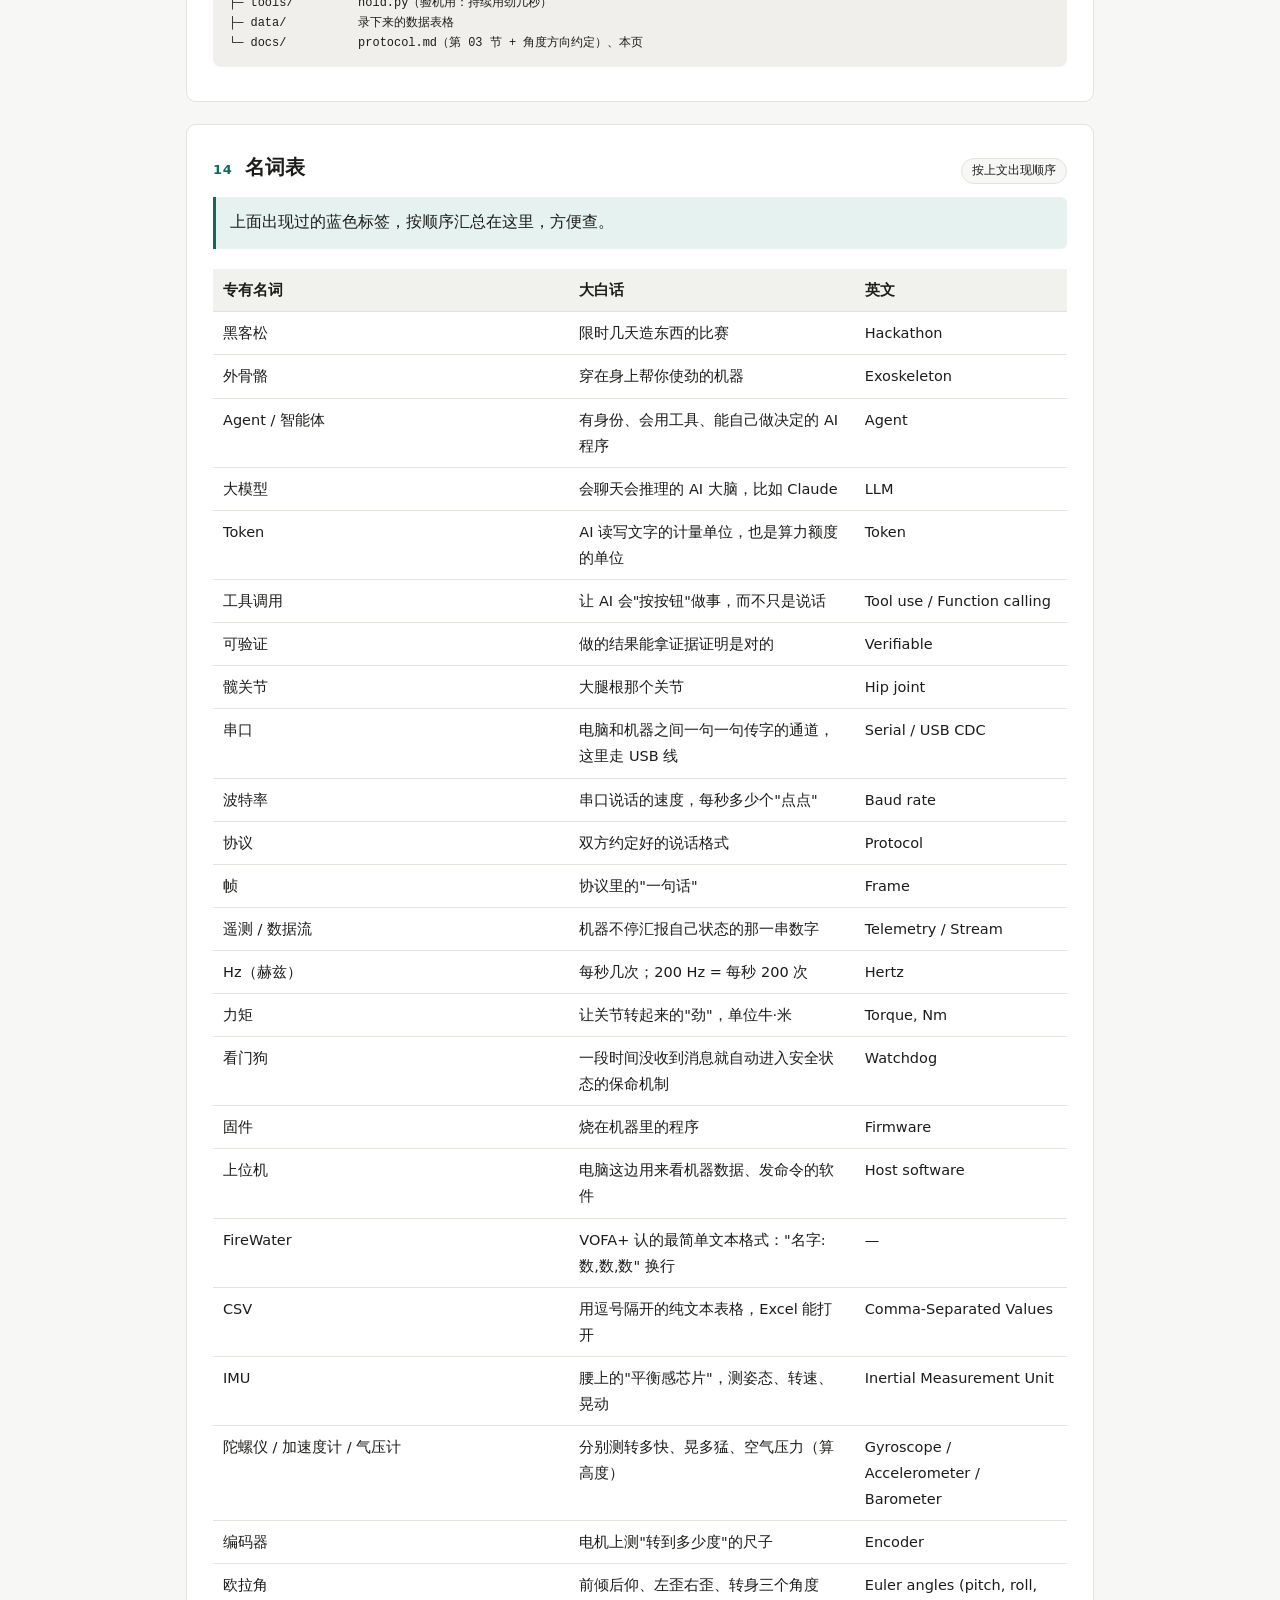
<file: docs/plan-plain.html>
<!DOCTYPE html>
<html lang="zh-CN">
<head>
<meta charset="utf-8">
<meta name="viewport" content="width=device-width, initial-scale=1">
<title>外骨骼方案 · 小学生版</title>
<style>
  :root{
    --bg:#f7f7f5; --panel:#ffffff; --ink:#1c1c1a; --muted:#6b6b66; --line:#e3e2dc;
    --accent:#0f6b5c; --accent-soft:#e6f2ef; --warn:#a4550a; --warn-soft:#fbeede;
    --code-bg:#f0efeb; --th-bg:#f1f1ed; --term:#3b4a8a; --term-bg:#eceffa;
  }
  @media (prefers-color-scheme: dark){
    :root:not([data-theme="light"]){
      --bg:#141413; --panel:#1d1d1b; --ink:#ecece7; --muted:#a09f98; --line:#33332f;
      --accent:#5fc2ad; --accent-soft:#1a2b27; --warn:#e8a05a; --warn-soft:#332417;
      --code-bg:#242422; --th-bg:#262624; --term:#aab6f0; --term-bg:#22263a;
    }
  }
  *{box-sizing:border-box}
  html{scroll-behavior:smooth}
  body{margin:0;background:var(--bg);color:var(--ink);
    font-family:-apple-system,"PingFang SC","Hiragino Sans GB","Noto Sans CJK SC","Microsoft YaHei",system-ui,sans-serif;
    font-size:15.5px;line-height:1.8;-webkit-font-smoothing:antialiased}
  .wrap{max-width:940px;margin:0 auto;padding:40px 16px 80px}
  header h1{font-size:28px;line-height:1.3;margin:0 0 6px}
  header .meta{color:var(--muted);font-size:13px;margin:0 0 10px}
  header .switch a{color:var(--accent)}
  nav.toc{background:var(--panel);border:1px solid var(--line);border-radius:10px;padding:16px 20px;margin:22px 0 40px}
  nav.toc h2{font-size:13px;margin:0 0 10px;color:var(--muted);font-weight:600;letter-spacing:.08em}
  nav.toc ol{margin:0;padding:0;list-style:none;display:grid;grid-template-columns:repeat(auto-fill,minmax(260px,1fr));gap:4px 24px}
  nav.toc a{color:var(--ink);text-decoration:none;display:flex;gap:10px;padding:3px 0}
  nav.toc a:hover{color:var(--accent)}
  nav.toc .n{color:var(--accent);font-variant-numeric:tabular-nums;min-width:2.2em;font-weight:600}
  .legend{display:flex;flex-wrap:wrap;gap:10px 18px;align-items:center;font-size:13px;color:var(--muted);margin:14px 0 0;padding-top:12px;border-top:1px solid var(--line)}
  .legend .src{margin-left:0}
  section{background:var(--panel);border:1px solid var(--line);border-radius:10px;padding:24px 26px;margin-bottom:22px}
  section h2{font-size:20px;margin:0 0 6px;display:flex;align-items:baseline;gap:12px;flex-wrap:wrap}
  section h2 .num{color:var(--accent);font-size:13px;font-weight:700;letter-spacing:.06em}
  .src{margin-left:auto;font-size:12px;font-weight:500;border-radius:999px;padding:1px 10px;white-space:nowrap;border:1px solid var(--line);color:var(--muted)}
  .src.fact{color:var(--accent);border-color:var(--accent);background:var(--accent-soft)}
  .src.mine{color:var(--warn);border-color:var(--warn);background:var(--warn-soft)}
  .src.mix{color:var(--ink);border-color:var(--line);background:var(--bg)}
  .lede{background:var(--accent-soft);border-left:3px solid var(--accent);padding:12px 14px;border-radius:0 6px 6px 0;margin:12px 0 20px}
  .lede b{font-weight:600}
  h3{font-size:15px;margin:22px 0 8px}
  p{margin:8px 0}
  .t{display:inline-block;font-size:.82em;line-height:1.5;color:var(--term);background:var(--term-bg);border-radius:4px;padding:0 6px;margin:0 2px;vertical-align:baseline;white-space:nowrap}
  table{width:100%;border-collapse:collapse;margin:10px 0 6px;font-size:14.5px}
  th,td{text-align:left;vertical-align:top;padding:8px 10px;border-bottom:1px solid var(--line)}
  th{background:var(--th-bg);font-weight:600;white-space:nowrap}
  td:first-child{white-space:nowrap;font-weight:500}
  tr:last-child td{border-bottom:none}
  ul,ol{margin:6px 0 6px;padding-left:1.4em}
  li{margin:4px 0}
  code{font-family:ui-monospace,"SF Mono",Menlo,Consolas,monospace;font-size:.92em;background:var(--code-bg);padding:1px 5px;border-radius:4px}
  pre{background:var(--code-bg);padding:14px 16px;border-radius:8px;overflow:auto;font-size:13px;line-height:1.55;margin:10px 0}
  pre code{background:none;padding:0}
  blockquote{margin:10px 0;padding:12px 16px;border-left:3px solid var(--line);background:var(--bg);border-radius:0 6px 6px 0}
  .note{background:var(--warn-soft);border-left:3px solid var(--warn);padding:10px 14px;border-radius:0 6px 6px 0;margin:12px 0}
  .muted{color:var(--muted)}
  details{border:1px solid var(--line);border-radius:8px;padding:10px 16px;margin:10px 0}
  summary{cursor:pointer;font-weight:600}
  footer{color:var(--muted);font-size:12px;margin-top:30px;text-align:center}
  @media print{body{background:#fff;color:#000}section,nav.toc{border:none;padding:0 0 16px;page-break-inside:avoid}.wrap{padding:0}}
</style>
</head>
<body>
<div class="wrap">

<header>
  <h1>外骨骼方案 · 小学生版</h1>
  <p class="meta">EvoTavern 进化酒馆黑客松 · 深圳站 &nbsp;|&nbsp; 2026-09-21 → 09-24 &nbsp;|&nbsp; 更新：09-22（第 2 天）</p>
  <p class="switch">这一页把技术版用大白话重讲一遍。蓝色小标签 <span class="t">专有名词 · English</span> 是大人们的叫法，跟工程师说话、上网搜的时候用它。技术版在这里：<a href="plan.html">plan.html</a></p>
</header>

<nav class="toc">
  <h2>目录</h2>
  <ol>
    <li><a href="#s00"><span class="n">00</span>先说清楚：代码不烧进机器</a></li>
    <li><a href="#s01"><span class="n">01</span>这是个什么比赛</a></li>
    <li><a href="#s02"><span class="n">02</span>题目让我们做什么</a></li>
    <li><a href="#s03"><span class="n">03</span>这台机器怎么跟电脑说话</a></li>
    <li><a href="#s04"><span class="n">04</span>VOFA+ 是个什么软件</a></li>
    <li><a href="#s05"><span class="n">05</span>我们要做的东西：AI 教练</a></li>
    <li><a href="#s06"><span class="n">06</span>程序分几层、怎么保证安全</a></li>
    <li><a href="#s07"><span class="n">07</span>用哪些工具来做</a></li>
    <li><a href="#s08"><span class="n">08</span>机器到手先做的 6 件事</a></li>
    <li><a href="#s09"><span class="n">09</span>每天干什么</a></li>
    <li><a href="#s10"><span class="n">10</span>评委来了怎么演 7 分钟</a></li>
    <li><a href="#s11"><span class="n">11</span>要去问 Hypershell 的问题</a></li>
    <li><a href="#s12"><span class="n">12</span>要带的东西</a></li>
    <li><a href="#s13"><span class="n">13</span>代码文件夹长什么样</a></li>
    <li><a href="#s14"><span class="n">14</span>名词表</a></li>
  </ol>
  <div class="legend">
    <span>来源标签：</span>
    <span class="src fact">文档事实</span><span>比赛文件、Hypershell 文件里白纸黑字写的</span>
    <span class="src mine">我的建议</span><span>我想出来的做法，文件里没有</span>
    <span class="src mix">事实 + 建议</span><span>两种都有</span>
  </div>
</nav>


<!-- 00 -->
<section id="s00">
  <h2><span class="num">00</span>先说清楚：代码不烧进机器<span class="src fact">文档事实 · Hypershell 说明书</span></h2>
  <p class="lede"><b>我们不往外骨骼里烧任何代码。</b>机器里的程序<span class="t">固件 · Firmware 2.9.99.1</span>是 Hypershell 写好锁死的，我们没有也不需要烧录工具。<b>我们写的所有代码都在自己的电脑上跑</b>，电脑通过那根 USB 线，每秒 200 次给机器发"左腿用多大劲、右腿用多大劲"，机器每秒 200 次把身体数据发回来。机器只负责"听话出力 + 汇报数据"，脑子全在电脑上。</p>
  <table>
    <tr><th>问题</th><th>回答</th></tr>
    <tr><td>要不要烧录 / 刷机？</td><td>不要。也没有这个接口。</td></tr>
    <tr><td>代码放哪？</td><td>你的 Mac 上，用 Python 运行。</td></tr>
    <tr><td>怎么"装"到机器上？</td><td>不用装。插上 USB 线，运行电脑上的程序，程序对机器说 <code>ENABLE</code>，就开始了。</td></tr>
    <tr><td>拔了线会怎样？</td><td>0.1 秒后机器自动松劲，回到"没人指挥"的状态。这就是为什么拔线 = 急停。</td></tr>
    <tr><td>最像什么？</td><td>像用电脑当遥控器操控一辆遥控车：车里的芯片是厂家的，你只是在电脑上不停地发"前进 / 转弯"。</td></tr>
    <tr><td>摊位上要一直连着电脑？</td><td>是。电脑（或者一台迷你主机）必须一直用线连着机器；断了就没劲。</td></tr>
  </table>
</section>

<!-- 01 -->
<section id="s01">
  <h2><span class="num">01</span>这是个什么比赛<span class="src fact">文档事实 · 选手指南</span></h2>
  <p class="lede">这是一个四天的<b>"限时造东西"比赛</b><span class="t">黑客松 · Hackathon</span>。场馆每晚 8 点锁门、早上 8 点开门，所以真正能在里面干活的时间只有大约 <b>27 小时</b>。最后一天，30 个评委像逛庙会一样一个摊位一个摊位地看<span class="t">游园评审</span>，在你面前只停 <b>7 分钟</b>。所以要做一个评委<b>能亲手玩</b>的东西，光放幻灯片<span class="t">PPT</span>不行。</p>

  <h3>重要时间</h3>
  <table>
    <tr><th>什么时候</th><th>发生什么</th><th>对我们意味着什么</th></tr>
    <tr><td>9/21 晚 8 点</td><td>定队伍、定题目</td><td>已经过了，我们选的是"原生 Agent"这道题</td></tr>
    <tr><td>每晚 8 点 → 早 8 点</td><td>场馆锁门</td><td>第 2、3 天各 12 小时，第 4 天上午 3 小时</td></tr>
    <tr><td>9/22 下午 4–5 点</td><td>这道题的辅导课<span class="t">Workshop</span></td><td>带着问题去（见 11）</td></tr>
    <tr><td>9/23 上午 10–12 点、下午 3–5 点</td><td>导师到处转、给建议<span class="t">导师巡场</span></td><td>抓住 Hypershell 的人看我们的程序</td></tr>
    <tr><td>9/23 下午 1 点半起</td><td>观众可以进来逛<span class="t">Open Hour</span></td><td>找真人试穿，攒数据</td></tr>
    <tr><td>9/23 下午 2–4 点</td><td>嘉宾演讲，其中有 Hypershell 的工程师曾泓炳</td><td>必须去听</td></tr>
    <tr><td>9/24 上午 11 点</td><td>作品截止，网站关闭<span class="t">封板</span></td><td>过了就交不了</td></tr>
    <tr><td>9/24 下午 1–4 点</td><td>评委逛摊位打分<span class="t">初赛</span></td><td>全队都要在</td></tr>
    <tr><td>9/24 下午 5–6 点</td><td>每道题前 2 名上大舞台<span class="t">复赛 · 路演</span></td><td>7 分钟 = 讲 4 分钟 + 问 3 分钟</td></tr>
    <tr><td>9/24 傍晚 6:45</td><td>发奖</td><td></td></tr>
  </table>

  <h3>怎么打分</h3>
  <table>
    <tr><th>规则</th><th>大白话</th></tr>
    <tr><td>至少 3 个评委</td><td>少于 3 个评委看过你，就没有分数</td></tr>
    <tr><td>10 分制取平均</td><td>每个评委打 0–10 分，加起来除以人数</td></tr>
    <tr><td>7 分钟</td><td>4 分钟你讲，3 分钟评委问</td></tr>
    <tr><td>要交的材料</td><td>项目介绍（讲清"做了什么、为什么做、怎么做"）、代码仓库链接<span class="t">GitHub</span>、全队名单、选的题目、小红书笔记链接（可选）</td></tr>
    <tr><td>官方提醒</td><td>"展示产品，不只是幻灯片"；评委走到你摊位前会先看你交的材料，链接必须全部能打开</td></tr>
  </table>

  <h3>奖品</h3>
  <table>
    <tr><th>奖</th><th>是什么</th><th>怎么得</th></tr>
    <tr><td>全场第一</td><td>5 万元</td><td>所有题目一起比</td></tr>
    <tr><td>这道题第一</td><td>一台 Hypershell 外骨骼</td><td>做得完整、有新意、现场表现好</td></tr>
    <tr><td>评审团特别奖</td><td>2 千元</td><td>特别有创意或特别敢做</td></tr>
    <tr><td>观众最喜欢</td><td>2 千元</td><td>观众投票</td></tr>
    <tr><td>Token 用最多</td><td>一大包 AI 额度</td><td>24 小时内一个人用掉最多 AI 算力<span class="t">Token</span></td></tr>
    <tr><td>小红书奖</td><td>流量扶持</td><td>个人参加、单独评，9/22 晚 11:59 截止统计</td></tr>
  </table>

  <h3>主办方给的东西</h3>
  <ul>
    <li><b>AI 算力额度</b><span class="t">Token · 调用大模型 LLM 的"体力值"</span>：EvoMap 提供，要先填表登记：<code>https://ycnkznjbwrrg.feishu.cn/share/base/form/shrcn0Q9syDDl2p2rwSX4dMvtSh</code></li>
    <li>技术问题找选手群或 <code>haidi@evomap.ai</code>；他们的 AI 助手快捷键 <code>⌘⇧U</code><span class="t">EvoX Agent</span></li>
    <li>现场有<b>有线网</b>，网口是常见的方口<span class="t">RJ45</span>，要自己带转接头；<b>别开手机热点</b>，会把大家的网挤爆</li>
  </ul>
</section>

<!-- 02 -->
<section id="s02">
  <h2><span class="num">02</span>题目让我们做什么<span class="src mix">原题是文档事实 · 拆解是我的建议</span></h2>
  <p class="lede">出题的公司叫 <b>Hypershell</b>，他们做<b>穿在腰和大腿上的助力机器</b><span class="t">外骨骼 · Exoskeleton</span>，他们也是评委。题目的意思是：造一个<b>有名字、有性格的 AI 小助手</b><span class="t">Agent · 智能体</span>，给它一件<b>真实的活儿</b>去干。它要会用工具、遇到问题会自己想办法、会从别人的经验里学，最后<b>交作业</b>，而且要能<b>证明作业真的做对了</b><span class="t">可验证 · Verifiable</span>。</p>

  <h3>题目原话</h3>
  <blockquote>「Hypershell」向你提问：给 Ghost 一个身份，再交给它一项真实任务。个人助理、企业工作流、研究、教育、内容与城市服务，都有等待解决的具体问题。让 Agent 搜索、继承并调用网络中已经验证的经验，使用工具、处理异常，完成任务。你需要展示它交付了什么，以及这些结果如何被验证。</blockquote>
  <p class="muted">选题指引里还有一句："致敬攻壳机动队，让 ghost 登陆义体外骨骼。"Ghost 是《攻壳机动队》里"灵魂"的意思，义体是机器身体。Hypershell 鼓励（不强制）用他们的外骨骼，并提供机器和说明书。</p>

  <h3>题目里的 6 个要求，翻译一下</h3>
  <table>
    <tr><th>题目说</th><th>大白话</th><th>我们怎么做</th></tr>
    <tr><td>身份<span class="t">Identity · Persona</span></td><td>给 AI 起名字、定性格、让它记得每个人</td><td>一个住在外骨骼里的教练，记得每个穿过它的人</td></tr>
    <tr><td>真实任务<span class="t">Task</span></td><td>不是聊天，是干一件具体的活</td><td>带一个人走 2–3 分钟、上几级楼梯，然后交报告</td></tr>
    <tr><td>使用工具<span class="t">工具调用 · Tool Use</span></td><td>AI 能按"按钮"做事，不只是说话</td><td>它有 6 个按钮：换用劲方式、读身体数据、说话、提问、查经验、存经验</td></tr>
    <tr><td>处理异常<span class="t">Exception Handling</span></td><td>出意外时有预案，不是死机</td><td>线掉了、人绊了一下、电快没了、人说"停"，每种都有动作</td></tr>
    <tr><td>继承经验<span class="t">EvoMap · 经验网络</span></td><td>先看看别人以前怎么做的，做完把自己的经验也留下</td><td>开始前查"以前别人怎么调劲"，结束后存回去</td></tr>
    <tr><td>交付并验证<span class="t">Delivery &amp; Verification</span></td><td>交作业，还要能证明作业是对的</td><td>一份报告，每句话都能点开看当时的数据曲线，另一个"检查员 AI"签字</td></tr>
  </table>
</section>

<!-- 03 -->
<section id="s03">
  <h2><span class="num">03</span>这台机器怎么跟电脑说话<span class="src fact">文档事实 · Hypershell 说明书 + 协议附件</span></h2>
  <p class="lede">机器叫 <b>Hypershell X MaxS</b>，绑在腰上和两条大腿上，<b>两个大腿根</b><span class="t">髋关节 · Hip joint</span>各有一个电机。它用一根 USB 线跟电脑说话<span class="t">串口 · Serial / USB CDC</span>。它<b>每秒 200 次</b>告诉电脑"我现在什么状态"<span class="t">数据流 · 200 Hz 遥测 Telemetry</span>，每次 15 个数字；电脑可以<b>每秒 200 次</b>告诉它"左腿用多大劲、右腿用多大劲"<span class="t">力矩 · Torque，单位牛·米 Nm</span>。电脑 <b>0.1 秒不说话，它就自动松劲</b><span class="t">看门狗 · Watchdog</span>。它<b>没有"省力档 / 运动档"</b>这种现成按钮，只有"用多大劲"一个旋钮——所以"什么时候该用多大劲"要我们自己写<span class="t">控制器 · Controller</span>。</p>

  <h3>机器本身</h3>
  <table>
    <tr><th>项目</th><th>内容</th></tr>
    <tr><td>型号</td><td>Hypershell X MaxS 髋关节助行外骨骼</td></tr>
    <tr><td>机器里的程序版本</td><td>2.9.99.1，比赛专用<span class="t">固件 · Firmware</span></td></tr>
    <tr><td>开放给我们什么</td><td>① 它的所有身体数据 ② 直接控制电机用多大劲</td></tr>
    <tr><td>怎么连</td><td>USB 线，Mac 不用装驱动，插上就会出现一个叫 <code>/dev/cu.usbmodem…</code> 的"门"<span class="t">设备节点</span></td></tr>
    <tr><td>说明书在哪</td><td>飞书文档 <code>https://autogame.feishu.cn/docx/L49jdUGenooxdxx3ci9cB94Fnle</code>，协议在附件《深圳黑客松2026串口协议.docx》（3 页）</td></tr>
    <tr><td>内部结构（了解即可）</td><td>左腿是"主板"，右腿是"从板"，两块板之间用一种叫 CAN 的线连着<span class="t">CAN 总线</span>；左右腿的劲互不影响</td></tr>
  </table>

  <h3>说话的规矩</h3>
  <table>
    <tr><th>项目</th><th>规定</th><th>大白话</th></tr>
    <tr><td>说话速度</td><td>3,000,000<span class="t">波特率 · Baud rate</span></td><td>每秒能传 300 万个"点点"，很快</td></tr>
    <tr><td>一句话怎么算完</td><td>回车结尾<span class="t">换行符 · \n</span></td><td>一行就是一句话</td></tr>
    <tr><td>机器汇报频率</td><td>每秒 200 次<span class="t">200 Hz</span></td><td>它的传感器本来就是每秒更新 200 次</td></tr>
    <tr><td>我们发命令频率</td><td>建议每秒 200 次，最少每秒 10 次</td><td>要一直不停地说</td></tr>
    <tr><td>看门狗</td><td>100 毫秒没新命令就松劲</td><td>0.1 秒不说话它就当你走了，自动松手——这是保命的</td></tr>
    <tr><td>劲的上限</td><td>±7.5 牛·米<span class="t">Nm</span></td><td>大概相当于在离关节 30 厘米的地方推 2.5 公斤的力；机器自己会卡住，超过不认</td></tr>
    <tr><td>开机顺序</td><td>先插线 → 先开机 → 再发"开始"</td><td>而且插着线<b>不会充电</b>，电池要单独充</td></tr>
  </table>

  <h3>能说的 5 句话</h3>
  <table>
    <tr><th>我们说</th><th>它回</th><th>意思</th></tr>
    <tr><td><code>PING</code></td><td><code>PONG</code></td><td>"在吗？"—"在！"</td></tr>
    <tr><td><code>VERSION</code></td><td><code>OK,VERSION,2.9.99.1</code></td><td>"你是哪个版本？"</td></tr>
    <tr><td><code>ENABLE</code></td><td><code>OK,ENABLE</code></td><td>"开始干活，开始每秒汇报 200 次"</td></tr>
    <tr><td><code>DISABLE</code></td><td><code>OK,DISABLE</code></td><td>"松劲，别汇报了"</td></tr>
    <tr><td><code>T,左,右</code></td><td><code>OK,T,左,右</code></td><td>"左腿用这么大劲，右腿用这么大劲"，范围 ±7.5</td></tr>
  </table>
  <p>说错话它会回：<code>ERR,NOT_ENABLED</code>（还没说"开始"呢）、<code>ERR,T_FORMAT</code>（格式写错了）、<code>ERR,UNKNOWN</code>（听不懂）。</p>

  <h3>它每秒汇报 200 次的 15 个数字</h3>
  <pre><code>S:&lt;ms&gt;,&lt;pitch&gt;,&lt;roll&gt;,&lt;yaw&gt;,&lt;gx&gt;,&lt;gy&gt;,&lt;gz&gt;,&lt;ax&gt;,&lt;ay&gt;,&lt;az&gt;,&lt;kPa&gt;,&lt;Ldeg&gt;,&lt;Rdeg&gt;,&lt;Ldps&gt;,&lt;Rdps&gt;</code></pre>
  <table>
    <tr><th>数字</th><th>大白话</th><th>专有名词</th></tr>
    <tr><td>ms</td><td>机器自己的秒表读数</td><td><span class="t">时间戳 · Timestamp，毫秒</span></td></tr>
    <tr><td>pitch, roll, yaw</td><td>腰是前倾后仰、左歪右歪、还是在转身</td><td><span class="t">姿态角 / 欧拉角 · Euler angles，度</span></td></tr>
    <tr><td>gx, gy, gz</td><td>腰在转的时候转得多快</td><td><span class="t">陀螺仪 · Gyroscope，角速度 °/s</span></td></tr>
    <tr><td>ax, ay, az</td><td>腰被晃得多猛</td><td><span class="t">加速度计 · Accelerometer，单位 g</span></td></tr>
    <tr><td>kPa</td><td>空气压力——楼上比楼下低一点点，能算出爬了多高</td><td><span class="t">气压计 · Barometer，千帕</span></td></tr>
    <tr><td>Ldeg, Rdeg</td><td>左腿、右腿现在抬到多少度</td><td><span class="t">关节角度 · Joint angle，来自编码器 Encoder</span></td></tr>
    <tr><td>Ldps, Rdps</td><td>左腿、右腿正在摆多快</td><td><span class="t">关节角速度 · Angular velocity，°/s</span></td></tr>
  </table>
  <p class="muted">前面 10 个数字都来自腰上那个"平衡感芯片"<span class="t">IMU · 惯性测量单元</span>，后 4 个来自两条腿的电机。</p>

  <h3>最简单的一次对话（说明书原文）</h3>
  <pre><code>PING
ENABLE
T,1.5,-1.5
T,1.5,-1.5
...
DISABLE</code></pre>
  <p>先问"在吗"，再说"开始"，然后不停地说"用劲、用劲、用劲"，最后说"松劲"。</p>
  <div class="note">说明书<b>没写</b>"角度数字变大是往前抬腿还是往后蹬"，也没写"左右腿的数字方向是不是一样"。这决定我们所有公式的正负号，机器到手要自己摆一摆腿试出来<span class="t">符号约定 · Sign convention / 标定 · Calibration</span>。</div>
</section>

<!-- 04 -->
<section id="s04">
  <h2><span class="num">04</span>VOFA+ 是个什么软件<span class="src mix">格式是文档事实 · 怎么用是我的判断</span></h2>
  <p class="lede">VOFA+ 是一个电脑软件，像<b>给机器数据看的心电图机</b><span class="t">上位机 · 串口调试工具</span>。机器吐出来的一串串数字，它能立刻画成曲线；它还能摆几个按钮，点一下就给机器发一句话。Hypershell 的工程师自己就用它，所以说明书按它来写。我们只用它<b>前十分钟验机器</b>，它<b>不是</b>我们的控制器，它的插件也不用碰。</p>

  <h3>基本情况</h3>
  <table>
    <tr><th>项目</th><th>内容</th></tr>
    <tr><td>谁做的</td><td>国内一个开发者 2018 年起做的，原名"伏特加"；名字是伏特、欧姆、法拉、安培四个单位的首字母</td></tr>
    <tr><td>版本 / 系统</td><td>1.3.10；有 Mac 版（还没下载）</td></tr>
    <tr><td>三个基本概念</td><td><b>数据</b>：从机器那里收到的每一路数字（外骨骼的 15 个数字 = I0 到 I14）；<b>命令</b>：预先写好的一句话，绑在按钮上；<b>参数</b>：命令里留个空 <code>%f</code>，绑到滑条上可以发不同的数</td></tr>
    <tr><td>它认的说话格式</td><td>"名字:数字,数字,数字" 然后换行<span class="t">FireWater 协议 · CSV 风格文本</span>。外骨骼说的 <code>S:…</code> 正好就是这个格式</td></tr>
  </table>

  <h3>我们怎么用它</h3>
  <table>
    <tr><th>用途</th><th>怎么做</th><th>行不行</th></tr>
    <tr><td>验机器</td><td>串口选 3000000 → 协议选 FireWater → 发 ENABLE → 右边出现 I0–I14 → 把 I11、I12（左右腿角度）拖进曲线图 → 用手摆腿看曲线</td><td>行，十分钟搞定</td></tr>
    <tr><td>发单句命令</td><td>命令绑按钮：PING、ENABLE、DISABLE</td><td>行</td></tr>
    <tr><td>手动让它用劲</td><td>滑条绑 <code>T,%f,0</code></td><td>只能"抖一下"——它只在你拖滑条时发一次，0.1 秒后看门狗就松劲了。正好拿来验证看门狗真的在工作</td></tr>
    <tr><td>看姿态</td><td>3D 立方体控件绑 pitch/roll/yaw</td><td>行，摊位上零代码的备用画面</td></tr>
    <tr><td>当控制器</td><td>—</td><td><b>不行</b>，它不会一秒钟说 200 遍</td></tr>
  </table>

  <h3>插件</h3>
  <p>它的插件商店里有 24 个小玩意（仪表盘、旋钮、摇杆、皮肤），都是 2021 年的，都是装饰品，没有一个能"定时反复发命令"。自己写插件要用 C++ 编译。<b>一分钟都不要花在上面。</b></p>
</section>

<!-- 05 -->
<section id="s05">
  <h2><span class="num">05</span>我们要做的东西：AI 教练<span class="src mine">我的建议</span></h2>
  <p class="lede">做一个<b>住在外骨骼里的 AI 教练</b><span class="t">Agent · 智能体</span>，名字叫 <b>Ghost Coach</b>（也可以叫"塔奇克马教练"，那是《攻壳机动队》里的可爱机器人，主办方的合影墙就是它）。它能看懂你走路的数据，知道你在上楼还是走平地、累不累，自己决定"现在该帮你使劲还是给你加阻力"，并且<b>用嘴说出来为什么</b>。走完以后交一份报告，报告里每一句话都能点开看到证据。</p>

  <h3>它由什么组成</h3>
  <table>
    <tr><th>部分</th><th>大白话</th><th>专有名词</th></tr>
    <tr><td>身份</td><td>有名字、有声音、有性格，记得每个穿过它的人多高多重、想练什么、上次怎么样</td><td><span class="t">Persona · 记忆 Memory</span></td></tr>
    <tr><td>任务</td><td>评委说一句目标——"让他上楼省点力" / "练腿，加阻力" / "左腿刚好，帮他走对称"——它带人走 2–3 分钟，交报告</td><td><span class="t">Task</span></td></tr>
    <tr><td>看</td><td>把每秒 200 次的原始数字，总结成每秒 1 次的"体检指标"：走多快、腿抬多高、左右腿像不像、路是不是在往上、爬了多高、是不是累了</td><td><span class="t">感知 Perception · 特征提取 Feature extraction</span></td></tr>
    <tr><td>想</td><td>每 5–10 秒看一次指标，决定用哪种"劲法"、用多大，每次改都说一句为什么</td><td><span class="t">决策 Decision · 策略 Policy · 增益 Gain</span></td></tr>
    <tr><td>出意外</td><td>线掉了 → 机器自己松劲，改用手机的平衡感芯片继续记录；人绊了一下 → 最底层直接松劲，不等 AI；电快没了 → 缩短计划；人说"累了 / 停" → 立刻停</td><td><span class="t">异常处理 Exception handling · 降级 Fallback</span></td></tr>
    <tr><td>学经验</td><td>开始前去 EvoMap 查"以前 70 公斤的人上楼用什么劲效果好"当参考；结束后把这次的存回去；大屏上写"参考了 N 条经验"</td><td><span class="t">经验继承 · EvoMap 检索/写入</span></td></tr>
    <tr><td>交作业</td><td>一份报告：目标、每次改劲的时间和理由、各项指标；每条结论点开就是那一段的数据曲线；另一个"检查员 AI"核对后签字</td><td><span class="t">交付单 Ledger · 验证器 Verifier</span></td></tr>
  </table>

  <h3>报告里的数字怎么算出来（全部来自那 15 个数字）</h3>
  <table>
    <tr><th>指标</th><th>大白话</th><th>专有名词</th></tr>
    <tr><td>走了几步、每分钟几步</td><td>腿角度的曲线一起一伏，数有几个"山峰"</td><td><span class="t">步频 Cadence · 峰值检测 Peak detection</span></td></tr>
    <tr><td>左右腿像不像</td><td>左腿和右腿的山峰一样高、一样宽吗</td><td><span class="t">对称指数 Symmetry index · 活动度 ROM</span></td></tr>
    <tr><td>爬了多高</td><td>气压变低了多少</td><td><span class="t">气压高度换算</span></td></tr>
    <tr><td>机器帮你出了多少力</td><td>"用多大劲"乘以"腿摆多快"，一点一点加起来。因为劲是我们发的、摆多快是量到的，这个数评委没法怀疑</td><td><span class="t">机械功 Work · 焦耳 J · ∫τ·ω dt</span></td></tr>
    <tr><td>有没有用</td><td>同一个人、同一段楼梯，一次固定用劲，一次让 AI 自己调，比一比</td><td><span class="t">对照实验 Control experiment · 基线 Baseline</span></td></tr>
  </table>

  <h3>跟评委说的一句话</h3>
  <p>今天这台机器是"一个会用劲的电机"；装上 Ghost 之后它认识你、会随路况和你的状态调整、会解释自己在干什么，而且每个人的经验都会留给下一个穿它的人。</p>
</section>

<!-- 06 -->
<section id="s06">
  <h2><span class="num">06</span>程序分几层、怎么保证安全<span class="src mine">我的建议 · 只有 ±7.5 和 0.1 秒来自说明书</span></h2>
  <p class="lede">程序像一栋楼，<b>每层各干各的</b>。一楼专门跟机器说话、每秒 200 次发命令、管安全<span class="t">设备桥 · Bridge</span>；二楼算"现在该用多大劲"，全是简单公式，<b>不用 AI</b>，因为 AI 反应太慢<span class="t">控制器 Controller · 实时 Real-time</span>；三楼是 AI 教练，它只管"换劲法"和"说话"，<b>绝不碰每秒 200 次那个循环</b><span class="t">Agent 运行时</span>；顶楼是报告和大屏幕<span class="t">验证器 · 仪表盘 Dashboard</span>。楼层之间用"内部电话"联系<span class="t">WebSocket</span>。</p>

  <h3>分层图</h3>
  <pre><code>外骨骼 ⇄ USB 线（每秒 300 万点点）
   │
[一楼 设备桥]   收 15 个数字、存成表格；每秒 200 次发"用劲"；安全闸；
                还能"放录像"——把以前存的表格当成机器在说话（回放模式）
   │
[二楼 控制器]   每秒算 200 次：劲法 × 大小 → 左右腿的劲；顺便算体检指标
   │  内部电话：每秒往上报 1 次指标 ↑ / 换劲法的命令往下传 ↓
[三楼 AI 教练]  身份、记忆、决定、6 个按钮、出意外怎么办、听和说
   │
[顶楼]          报告 + 检查员    大屏幕：曲线、决定记录、急停按钮</code></pre>

  <h3>三种"劲法"（AI 只能在这三种里选，大小有上限）</h3>
  <table>
    <tr><th>劲法</th><th>公式</th><th>大白话</th><th>安全吗</th></tr>
    <tr><td><code>zero</code></td><td>劲 = 0</td><td>完全不使劲，只是量数据，看"没帮忙时你什么样"</td><td>最安全<span class="t">透明模式 · 基线 Baseline</span></td></tr>
    <tr><td><code>resist(c)</code></td><td>劲 = −c × 腿摆多快</td><td>你腿摆得越快，它越往反方向拉一点，像<b>在水里走路</b>，用来练腿</td><td>很安全，因为它永远在"帮你刹车"，不会越推越快<span class="t">阻尼 · Damping</span>。走路时 c 取 0.5 大约就是 1–2 牛·米</td></tr>
    <tr><td><code>assist(c)</code></td><td>劲 = +c × 腿摆多快</td><td>你腿往哪摆，它就往哪推一把，用来省力</td><td>要小心，因为它会"越推越快"<span class="t">负阻尼 · Negative damping</span>。所以 c 从 0.2 开始、把抖动磨平<span class="t">低通滤波 Low-pass</span>、小动作不推<span class="t">死区 Dead zone</span>、最多 2 牛·米。有时间再做"只在迈步那一下推"的高级版<span class="t">步态相位 Gait phase</span></td></tr>
  </table>

  <h3>安全闸（在一楼，AI 说什么都管不了它）</h3>
  <ol>
    <li>软件先把劲卡在 ±2 牛·米<span class="t">限幅 · Clamp</span>；机器自己的 ±7.5 只是最后一道保险</li>
    <li>劲不能突然变大：每 0.05 秒最多变 0.2<span class="t">斜坡 · Ramp / Slew rate</span></li>
    <li>腰突然一晃或一歪（像绊了一下）→ 立刻松劲并停机<span class="t">踉跄检测</span></li>
    <li>键盘一键松劲；<b>拔线就是紧急停止</b><span class="t">急停 · E-stop</span>，因为 0.1 秒后机器自己会松</li>
    <li>程序崩了、被关了，退出前都先发一句"松劲"<span class="t">atexit</span></li>
    <li>AI 和"每秒说 200 遍"不放在同一个程序里<span class="t">多进程 · Multi-process</span>，AI 卡住了也不影响机器</li>
  </ol>
</section>

<!-- 07 -->
<section id="s07">
  <h2><span class="num">07</span>用哪些工具来做<span class="src mine">我的建议 · Hypershell 说明书没规定任何工具</span></h2>
  <p class="lede">这一节全是我选的。Hypershell 只规定了"怎么说话"（协议）、只推荐了 VOFA+ 看数据，没说要用什么语言什么工具。全部在<b>电脑上</b>写，不碰机器里的程序<span class="t">固件 · Firmware</span>。用 <b>Python</b>。表里标了"与外骨骼无关"的几行，是因为题目要求 AI 能对话才需要的，跟机器本身没关系。</p>

  <table>
    <tr><th>干什么用</th><th>选什么</th><th>大白话</th></tr>
    <tr><td>写代码的语言</td><td>Python 3.11+，用 <code>uv</code> 管理</td><td>Python 是最好上手的语言；uv 是帮你装零件、管版本的小管家<span class="t">包管理器 · Package manager</span></td></tr>
    <tr><td>跟机器说话</td><td>pyserial</td><td>Python 里专门管串口的现成零件<span class="t">库 · Library</span>；Mac 上机器的"门"叫 <code>/dev/cu.usbmodem…</code></td></tr>
    <tr><td>每秒 200 次那个循环</td><td>单独一个线程或进程，每 5 毫秒转一圈</td><td>像一个专职的小人，只干"读一下、发一下"，别的都不管<span class="t">线程 Thread / 进程 Process · 定时 Timer</span></td></tr>
    <tr><td>楼层之间通话</td><td>WebSocket</td><td>程序之间的内部电话线，大屏幕和 AI 都接这条线</td></tr>
    <tr><td>算数</td><td>numpy + scipy</td><td>数学工具箱：磨平抖动、找山峰、算对称</td></tr>
    <tr><td>存数据</td><td>CSV 文件；分析用 pandas</td><td>CSV 就是 Excel 能打开的纯文本表格；pandas 是操作表格的工具</td></tr>
    <tr><td>AI 教练<br><span class="muted" style="font-weight:400">（与外骨骼无关）</span></td><td>Anthropic 的 Python SDK + tool use；模型用 Claude Sonnet 5（快）或 Opus 5（想得深）</td><td>SDK 是调用 Claude 的工具包<span class="t">Software Development Kit</span>；tool use 是让 AI 会"按按钮"<span class="t">工具调用 · Function calling</span>。主办方的 EvoMap 额度拿到后看能不能直接换个地址接上</td></tr>
    <tr><td>听人说话<br><span class="muted" style="font-weight:400">（与外骨骼无关）</span></td><td>mlx-whisper（Mac 本地跑）</td><td>把说话变成文字<span class="t">语音识别 · ASR</span>，在电脑上自己跑，不靠现场的网</td></tr>
    <tr><td>让 AI 开口<br><span class="muted" style="font-weight:400">（与外骨骼无关）</span></td><td>edge-tts；备用 Mac 自带 <code>say -v Tingting</code></td><td>把文字变成说话<span class="t">语音合成 · TTS</span>，不用申请任何账号</td></tr>
    <tr><td>大屏幕</td><td>一个网页 + uPlot + WebSocket</td><td>uPlot 是专门画"很多条、刷得很快"的曲线的画图零件，每秒 200 × 15 个点不卡</td></tr>
    <tr><td>调试时看数据</td><td>Rerun</td><td>一个"数据放大镜"，能拖时间轴一帧一帧看；摊位上不用它</td></tr>
    <tr><td>验机器</td><td>VOFA+ 1.3.10</td><td>只用前十分钟</td></tr>
    <tr><td>最简单的聊天窗口</td><td><code>python -m serial.tools.miniterm /dev/cu.usbmodem* 3000000</code></td><td>直接跟机器打字聊天；Mac 自带的 screen 不一定支持这么快的速度</td></tr>
  </table>

  <h3>第一条命令</h3>
  <pre><code>uv init exo-ghost &amp;&amp; cd exo-ghost
uv add pyserial numpy scipy pandas websockets anthropic edge-tts</code></pre>

  <h3>明确不用的</h3>
  <ul>
    <li>ROS：机器人界的大操作系统，Mac 上装半天，我们用不上</li>
    <li>Arduino / 单片机工具：那是改机器里程序用的，机器程序不归我们管</li>
    <li>MATLAB：三种劲法就几行公式</li>
    <li>Docker：装程序的"集装箱"，Mac 上串口穿不进去</li>
    <li>VOFA+ 插件：要用 C++，白扔一天</li>
  </ul>
</section>

<!-- 08 -->
<section id="s08">
  <h2><span class="num">08</span>机器到手先做的 6 件事<span class="src mine">我的建议</span></h2>
  <p class="lede">机器刚到手，<b>先别穿</b>，放桌上试。全部通过之前不上人。</p>
  <ol>
    <li><b>不穿</b>，放桌上，两条腿的支架能自由摆动。插线，看电脑有没有认出它（出现 <code>/dev/cu.usbmodem…</code>）</li>
    <li>说 <code>PING</code> 看它回不回 <code>PONG</code>；问 <code>VERSION</code> 看是不是 2.9.99.1；说 <code>ENABLE</code>，数一数是不是每秒 200 条汇报；录 10 秒不动的数据，看数字"抖不抖"<span class="t">噪声 · Noise</span>、"不动时是几"<span class="t">零位 · Zero offset</span></li>
    <li>用手摆左右支架，记下：数字变大是<b>往前抬</b>还是<b>往后蹬</b>？左右腿方向<b>一样还是相反</b>？<span class="t">符号约定 · 标定</span></li>
    <li>让左腿用 1 牛·米（持续发 <code>T,1.0,0</code> 一秒），看它往哪边动、角度数字怎么变；再让右腿用（<code>T,0,1.0</code>）。把方向记下来</li>
    <li>突然停止发命令，看 0.1 秒内是不是自己松劲了<span class="t">看门狗测试</span></li>
    <li>全部通过 → 穿上人 → 从最安全的"水里走路"（<code>resist(0.3)</code>）开始，再试轻轻推一把（<code>assist(0.2)</code>）</li>
  </ol>
  <p class="muted">第 2、3 步可以直接在 VOFA+ 里做；第 4、5 步要用我们自己写的小工具 <code>hold</code>，因为 VOFA+ 不会连续发。</p>
</section>

<!-- 09 -->
<section id="s09">
  <h2><span class="num">09</span>每天干什么<span class="src mix">时间点是文档事实 · 安排是我的建议</span></h2>
  <p class="lede">第 2 天结束前必须有：<b>机器数据读得到 + 能放录像 + 桌面上三种劲法都跑通</b>。第 3 天做闭环、AI、报告。第 4 天上午只做稳定和打印。</p>
  <table>
    <tr><th>时段</th><th>干什么</th><th>做出来什么</th></tr>
    <tr><td>第 2 天上午（9/22）</td><td>验机、一楼只读数据、录数据、做"放录像"功能</td><td>终端里每秒滚 200 行；第一份数据表格；角度方向写进说明文件</td></tr>
    <tr><td>第 2 天下午 4–5 点</td><td>去上这道题的辅导课</td><td>问清 11 里的问题；拿到 EvoMap 的接口说明和额度</td></tr>
    <tr><td>第 2 天下午到晚 8 点</td><td>三种劲法在桌上测；安全闸；hold 小工具</td><td>穿上人用"水里走路"走一次并录像</td></tr>
    <tr><td>第 2 天晚上（场馆外）</td><td>用录好的数据开发 AI 层：性格、6 个按钮、报告模板</td><td>假数据能从头跑到报告</td></tr>
    <tr><td>第 3 天上午（9/23）</td><td>真机闭环：指标 → AI → 换劲法 → 说话解释</td><td>上午 10–12 点导师转的时候演给 Hypershell 的人看</td></tr>
    <tr><td>第 3 天下午</td><td>接 EvoMap、意外处理、大屏幕；下午 2 点听曾泓炳演讲；观众进来找人试穿</td><td>至少 3 个不同人的数据；一组对照实验</td></tr>
    <tr><td>第 3 天晚上（场馆外）</td><td>报告打磨、录像兜底、路演稿</td><td>7 分钟脚本能完整跑一遍</td></tr>
    <tr><td>第 4 天上午 9–11 点（9/24）</td><td>只做稳定性、打印、网站提交</td><td>11 点截止</td></tr>
  </table>
  <div class="note">拍板时间点：第 2 天晚 8 点前，如果"推一把"在人身上不稳，展示就只用"水里走路"和"不使劲"两种，"省力"留到讲的时候说"这是下一步"。别硬上。</div>
</section>

<!-- 10 -->
<section id="s10">
  <h2><span class="num">10</span>评委来了怎么演 7 分钟<span class="src mine">我的建议</span></h2>
  <p class="lede">穿脱要一分多钟，所以<b>队友全程穿着</b>当"机器身体"，评委当"下命令的人"；最后一分钟才让评委自己试。</p>
  <table>
    <tr><th>时间</th><th>干什么</th><th>评委看到什么</th></tr>
    <tr><td>0:00–0:30</td><td>一句话讲项目，队友已经穿好在等</td><td>大屏上每秒 200 次的曲线在滚</td></tr>
    <tr><td>0:30–1:30</td><td>评委对 AI 说目标</td><td>AI 复述计划，说"我参考了 EvoMap 上 N 条经验"</td></tr>
    <tr><td>1:30–3:30</td><td>队友走一段 + 上几级台阶</td><td>曲线和"决定记录"实时更新，AI 每次改劲都说为什么</td></tr>
    <tr><td>3:30–4:00</td><td>故意制造意外（拔线 / 突然停步）</td><td>劲立刻归零，AI 汇报并改用备用方案</td></tr>
    <tr><td>4:00–5:00</td><td>报告出来</td><td>评委随便点一条结论，看到对应那段数据；检查员 AI 签字</td></tr>
    <tr><td>5:00–7:00</td><td>评委自己穿上试一分钟，或者问答</td><td>安全三句话：劲有上限、不许突变、绊倒就松</td></tr>
  </table>
  <p><b>兜底：</b>提前录好一次完整的数据 + 视频，机器万一掉链子，用"放录像"走同一套程序，屏幕上一模一样<span class="t">回放 · Replay</span>。</p>
</section>

<!-- 11 -->
<section id="s11">
  <h2><span class="num">11</span>要去问 Hypershell 的问题<span class="src mine">我的建议</span></h2>
  <p class="lede">说明书已经回答了"怎么连、有哪些数据、怎么控制"。剩下的都是<b>"人穿着的时候"</b>的问题，辅导课和导师转场时问。</p>
  <ol>
    <li>角度数字变大是抬腿还是后蹬？左右腿方向一样吗？（自己能测，问了更快）</li>
    <li>人穿着时你们建议的劲上限和变化速度是多少？我们打算演示用 ±2 牛·米</li>
    <li>你们自己的助力是"迈步那一下推"还是"腿摆多快推多大"？"腿摆多快推多大"会不会越推越快抖起来？</li>
    <li>一直使劲的话电池能撑多久？能边用边充吗？（说明书说插着线不充电）</li>
    <li>机器能借到第 4 天摊位上吗？有备用机吗？</li>
    <li>官方手机 App 的蓝牙同时连着，会不会跟我们抢控制？</li>
    <li>评委打分那天你们的工程师在不在？能不能提前看一眼我们的程序？</li>
    <li>EvoMap：查经验、存经验的接口长什么样？AI 模型的接口跟 OpenAI 的格式一样吗？</li>
  </ol>
</section>

<!-- 12 -->
<section id="s12">
  <h2><span class="num">12</span>要带的东西<span class="src mine">我的建议</span></h2>
  <p class="lede">最常见的"机器没反应"，是拿了根<b>只能充电不能传数据</b>的线。</p>
  <ul>
    <li>能传数据的 USB-C 线 × 2</li>
    <li>外骨骼电池单独充；摊位上备一块满电的</li>
    <li>USB 转接器 / 集线器<span class="t">Hub</span>（Mac 口不够时）</li>
    <li>台阶箱，或提前找好场地里的楼梯</li>
    <li>网线转接头<span class="t">RJ45</span></li>
    <li>打印：一张程序分层图 + 一张报告样例 + 代码仓库二维码</li>
    <li>第 4 天前把网站提交项逐一核对：介绍文档、GitHub 链接能打开、全队名单、题目</li>
  </ul>
</section>

<!-- 13 -->
<section id="s13">
  <h2><span class="num">13</span>代码文件夹长什么样<span class="src mine">我的建议</span></h2>
  <p class="lede">一楼先做"放录像"功能，之后每一层都对着录好的数据开发，真机只在验证时才接。</p>
  <pre><code>exo-ghost/
├─ bridge/        一楼：serial_io.py（跟机器说话、每秒 200 次、看门狗、存表格、安全闸）
│                        replay.py（放录像：把表格当机器在说话）
├─ control/       二楼：policies.py（三种劲法）
│                        gait.py（步频、抬腿高度、对称、爬升、做功）
│                        safety.py（限幅、斜坡、绊倒检测）
├─ agent/         三楼：ghost.py（身份、记忆、决定循环）
│                        tools.py（6 个按钮）
│                        evomap.py、voice.py（听 / 说）
├─ verify/        顶楼：ledger.py（报告）、metrics.py、checker.py（检查员 AI）
├─ dashboard/     大屏幕：index.html（曲线 + 决定记录 + 急停）
├─ tools/         hold.py（验机用：持续用劲几秒）
├─ data/          录下来的数据表格
└─ docs/          protocol.md（第 03 节 + 角度方向约定）、本页</code></pre>
</section>

<!-- 14 -->
<section id="s14">
  <h2><span class="num">14</span>名词表<span class="src mix">按上文出现顺序</span></h2>
  <p class="lede">上面出现过的蓝色标签，按顺序汇总在这里，方便查。</p>
  <table>
    <tr><th>专有名词</th><th>大白话</th><th>英文</th></tr>
    <tr><td>黑客松</td><td>限时几天造东西的比赛</td><td>Hackathon</td></tr>
    <tr><td>外骨骼</td><td>穿在身上帮你使劲的机器</td><td>Exoskeleton</td></tr>
    <tr><td>Agent / 智能体</td><td>有身份、会用工具、能自己做决定的 AI 程序</td><td>Agent</td></tr>
    <tr><td>大模型</td><td>会聊天会推理的 AI 大脑，比如 Claude</td><td>LLM</td></tr>
    <tr><td>Token</td><td>AI 读写文字的计量单位，也是算力额度的单位</td><td>Token</td></tr>
    <tr><td>工具调用</td><td>让 AI 会"按按钮"做事，而不只是说话</td><td>Tool use / Function calling</td></tr>
    <tr><td>可验证</td><td>做的结果能拿证据证明是对的</td><td>Verifiable</td></tr>
    <tr><td>髋关节</td><td>大腿根那个关节</td><td>Hip joint</td></tr>
    <tr><td>串口</td><td>电脑和机器之间一句一句传字的通道，这里走 USB 线</td><td>Serial / USB CDC</td></tr>
    <tr><td>波特率</td><td>串口说话的速度，每秒多少个"点点"</td><td>Baud rate</td></tr>
    <tr><td>协议</td><td>双方约定好的说话格式</td><td>Protocol</td></tr>
    <tr><td>帧</td><td>协议里的"一句话"</td><td>Frame</td></tr>
    <tr><td>遥测 / 数据流</td><td>机器不停汇报自己状态的那一串数字</td><td>Telemetry / Stream</td></tr>
    <tr><td>Hz（赫兹）</td><td>每秒几次；200 Hz = 每秒 200 次</td><td>Hertz</td></tr>
    <tr><td>力矩</td><td>让关节转起来的"劲"，单位牛·米</td><td>Torque, Nm</td></tr>
    <tr><td>看门狗</td><td>一段时间没收到消息就自动进入安全状态的保命机制</td><td>Watchdog</td></tr>
    <tr><td>固件</td><td>烧在机器里的程序</td><td>Firmware</td></tr>
    <tr><td>上位机</td><td>电脑这边用来看机器数据、发命令的软件</td><td>Host software</td></tr>
    <tr><td>FireWater</td><td>VOFA+ 认的最简单文本格式："名字:数,数,数" 换行</td><td>—</td></tr>
    <tr><td>CSV</td><td>用逗号隔开的纯文本表格，Excel 能打开</td><td>Comma-Separated Values</td></tr>
    <tr><td>IMU</td><td>腰上的"平衡感芯片"，测姿态、转速、晃动</td><td>Inertial Measurement Unit</td></tr>
    <tr><td>陀螺仪 / 加速度计 / 气压计</td><td>分别测转多快、晃多猛、空气压力（算高度）</td><td>Gyroscope / Accelerometer / Barometer</td></tr>
    <tr><td>编码器</td><td>电机上测"转到多少度"的尺子</td><td>Encoder</td></tr>
    <tr><td>欧拉角</td><td>前倾后仰、左歪右歪、转身三个角度</td><td>Euler angles (pitch, roll, yaw)</td></tr>
    <tr><td>角速度</td><td>转得多快，每秒多少度</td><td>Angular velocity, °/s</td></tr>
    <tr><td>符号约定 / 标定</td><td>先弄清"数字变大是哪个方向"</td><td>Sign convention / Calibration</td></tr>
    <tr><td>噪声 / 零位</td><td>不动时数字的抖动 / 不动时数字是几</td><td>Noise / Zero offset</td></tr>
    <tr><td>控制器</td><td>根据数据算"现在该用多大劲"的程序</td><td>Controller</td></tr>
    <tr><td>实时</td><td>必须在很短、很准的时间里做完</td><td>Real-time</td></tr>
    <tr><td>策略 / 增益</td><td>用哪种劲法 / 用多大</td><td>Policy / Gain</td></tr>
    <tr><td>阻尼</td><td>动得越快拉得越紧，像在水里走</td><td>Damping</td></tr>
    <tr><td>负阻尼</td><td>动得越快推得越猛，会越来越快，要小心</td><td>Negative damping</td></tr>
    <tr><td>低通滤波</td><td>把数据里的小抖动磨平</td><td>Low-pass filter</td></tr>
    <tr><td>死区</td><td>动作太小就当没动</td><td>Dead zone</td></tr>
    <tr><td>限幅 / 斜坡</td><td>劲不许超过多少 / 劲不许变得太快</td><td>Clamp / Ramp (slew rate)</td></tr>
    <tr><td>急停</td><td>一下子全停的紧急开关，这里 = 拔线</td><td>E-stop</td></tr>
    <tr><td>基线 / 对照实验</td><td>"没帮忙时的样子" / 帮与不帮各来一次做比较</td><td>Baseline / Control experiment</td></tr>
    <tr><td>步频 / 活动度 / 对称指数</td><td>每分钟几步 / 腿抬多高 / 左右腿像不像</td><td>Cadence / ROM / Symmetry index</td></tr>
    <tr><td>峰值检测</td><td>在曲线里数"山峰"</td><td>Peak detection</td></tr>
    <tr><td>机械功</td><td>机器对人出了多少力，劲 × 速度累加，单位焦耳</td><td>Work, Joule</td></tr>
    <tr><td>交付单 / 验证器</td><td>带证据的报告 / 核对报告的"检查员"</td><td>Ledger / Verifier</td></tr>
    <tr><td>EvoMap</td><td>主办方的"经验网络"，AI 可以查别人的经验、存自己的</td><td>—</td></tr>
    <tr><td>设备桥</td><td>专门跟机器说话的那一层程序</td><td>Bridge</td></tr>
    <tr><td>回放</td><td>把录好的数据当机器在说话，用来开发和兜底</td><td>Replay</td></tr>
    <tr><td>WebSocket</td><td>程序之间的内部电话线</td><td>WebSocket</td></tr>
    <tr><td>仪表盘</td><td>大屏幕上的曲线和记录</td><td>Dashboard</td></tr>
    <tr><td>进程 / 线程</td><td>电脑里同时干活的"小人"；进程是独立的房间，线程是同一房间里的几个人</td><td>Process / Thread</td></tr>
    <tr><td>库 / SDK / 包管理器</td><td>现成零件 / 某家公司给的一整套零件 / 帮你装零件的小管家</td><td>Library / SDK / Package manager</td></tr>
    <tr><td>Python / uv / pyserial / numpy / scipy / pandas</td><td>语言 / 小管家 / 串口零件 / 数学零件 / 高级数学零件 / 表格零件</td><td>—</td></tr>
    <tr><td>ASR / TTS</td><td>说话变文字 / 文字变说话</td><td>Speech recognition / Text-to-speech</td></tr>
    <tr><td>uPlot / Rerun</td><td>画快曲线的零件 / 调试用的数据放大镜</td><td>—</td></tr>
    <tr><td>ROS / Docker</td><td>机器人大操作系统 / 装程序的集装箱，本项目都不用</td><td>—</td></tr>
    <tr><td>Workshop / 路演 / 封板</td><td>辅导课 / 上台讲 / 提交截止</td><td>—</td></tr>
  </table>
</section>

<footer>本页是《plan.html》的大白话版本 · 内容来源相同：选手指南、Hypershell 技术文档及协议附件、VOFA+ 官方文档 · 2026-09-22</footer>
</div>
</body>
</html>
</file>
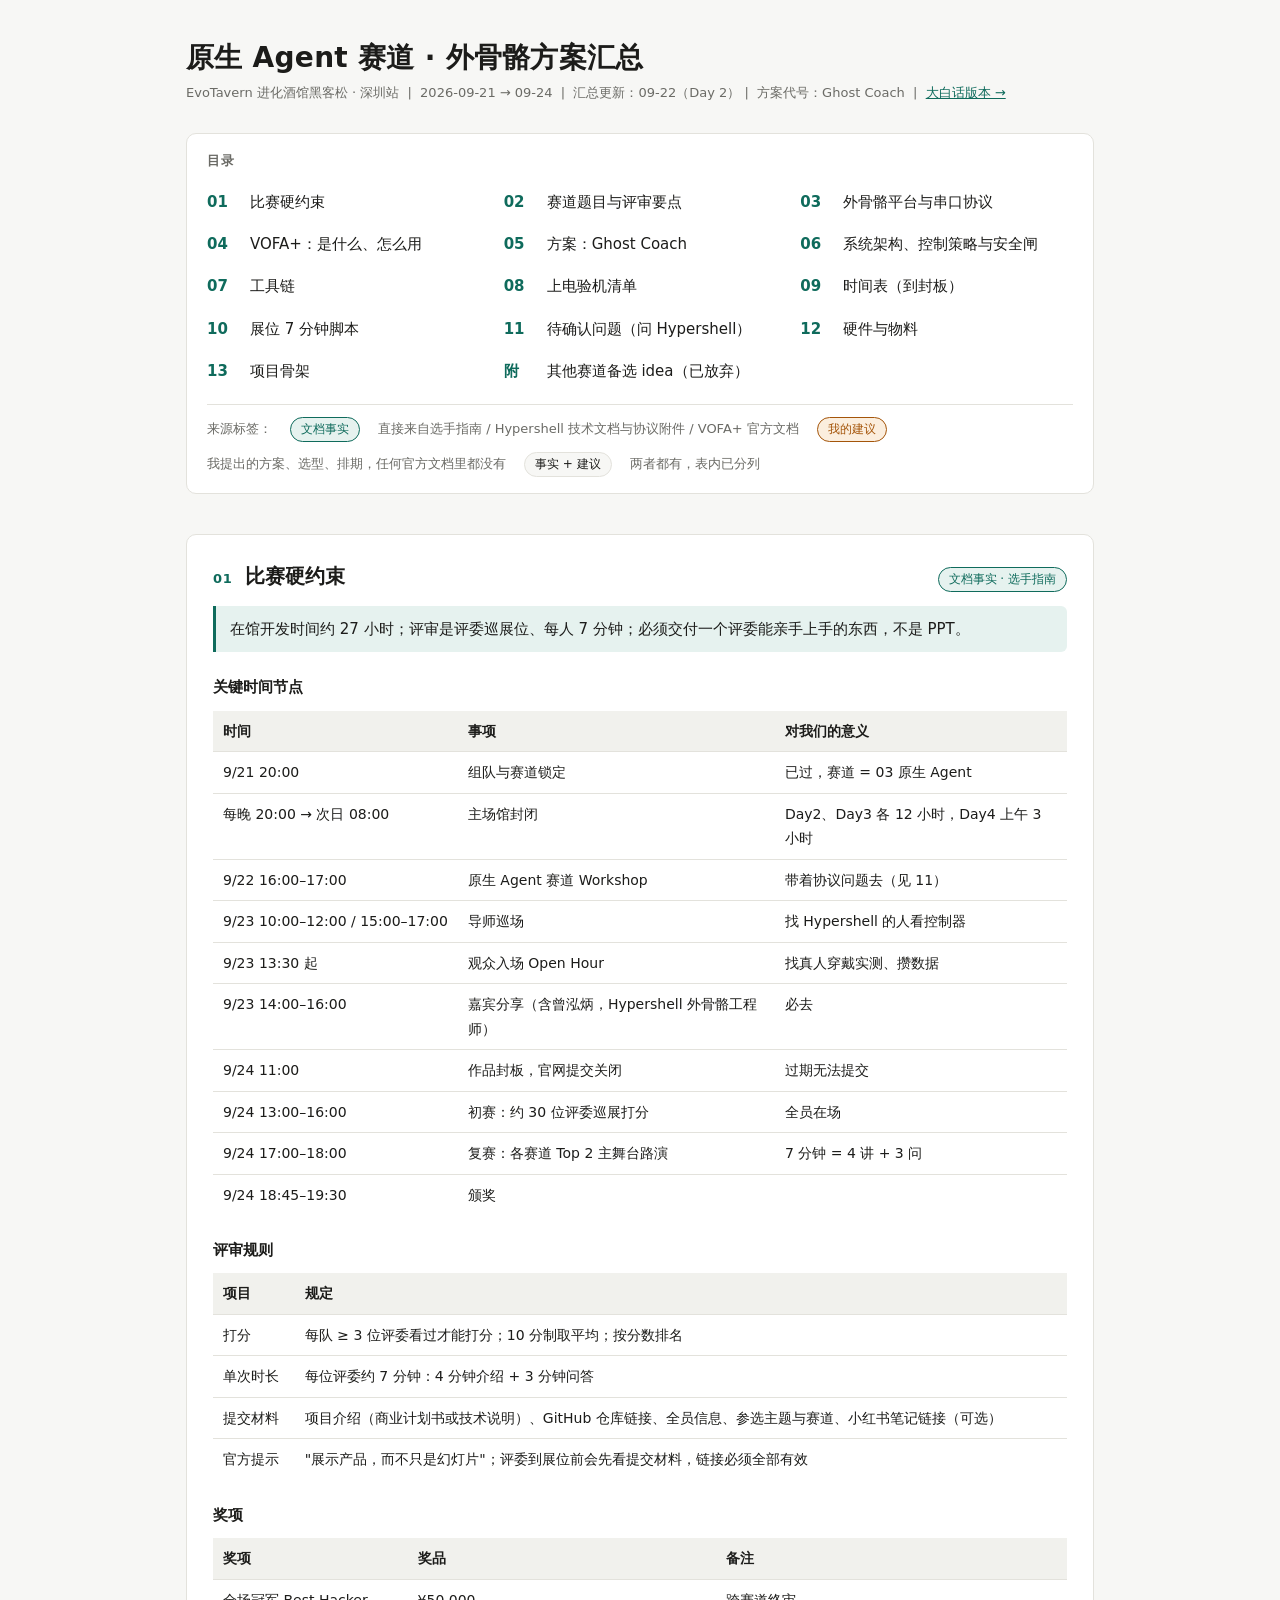
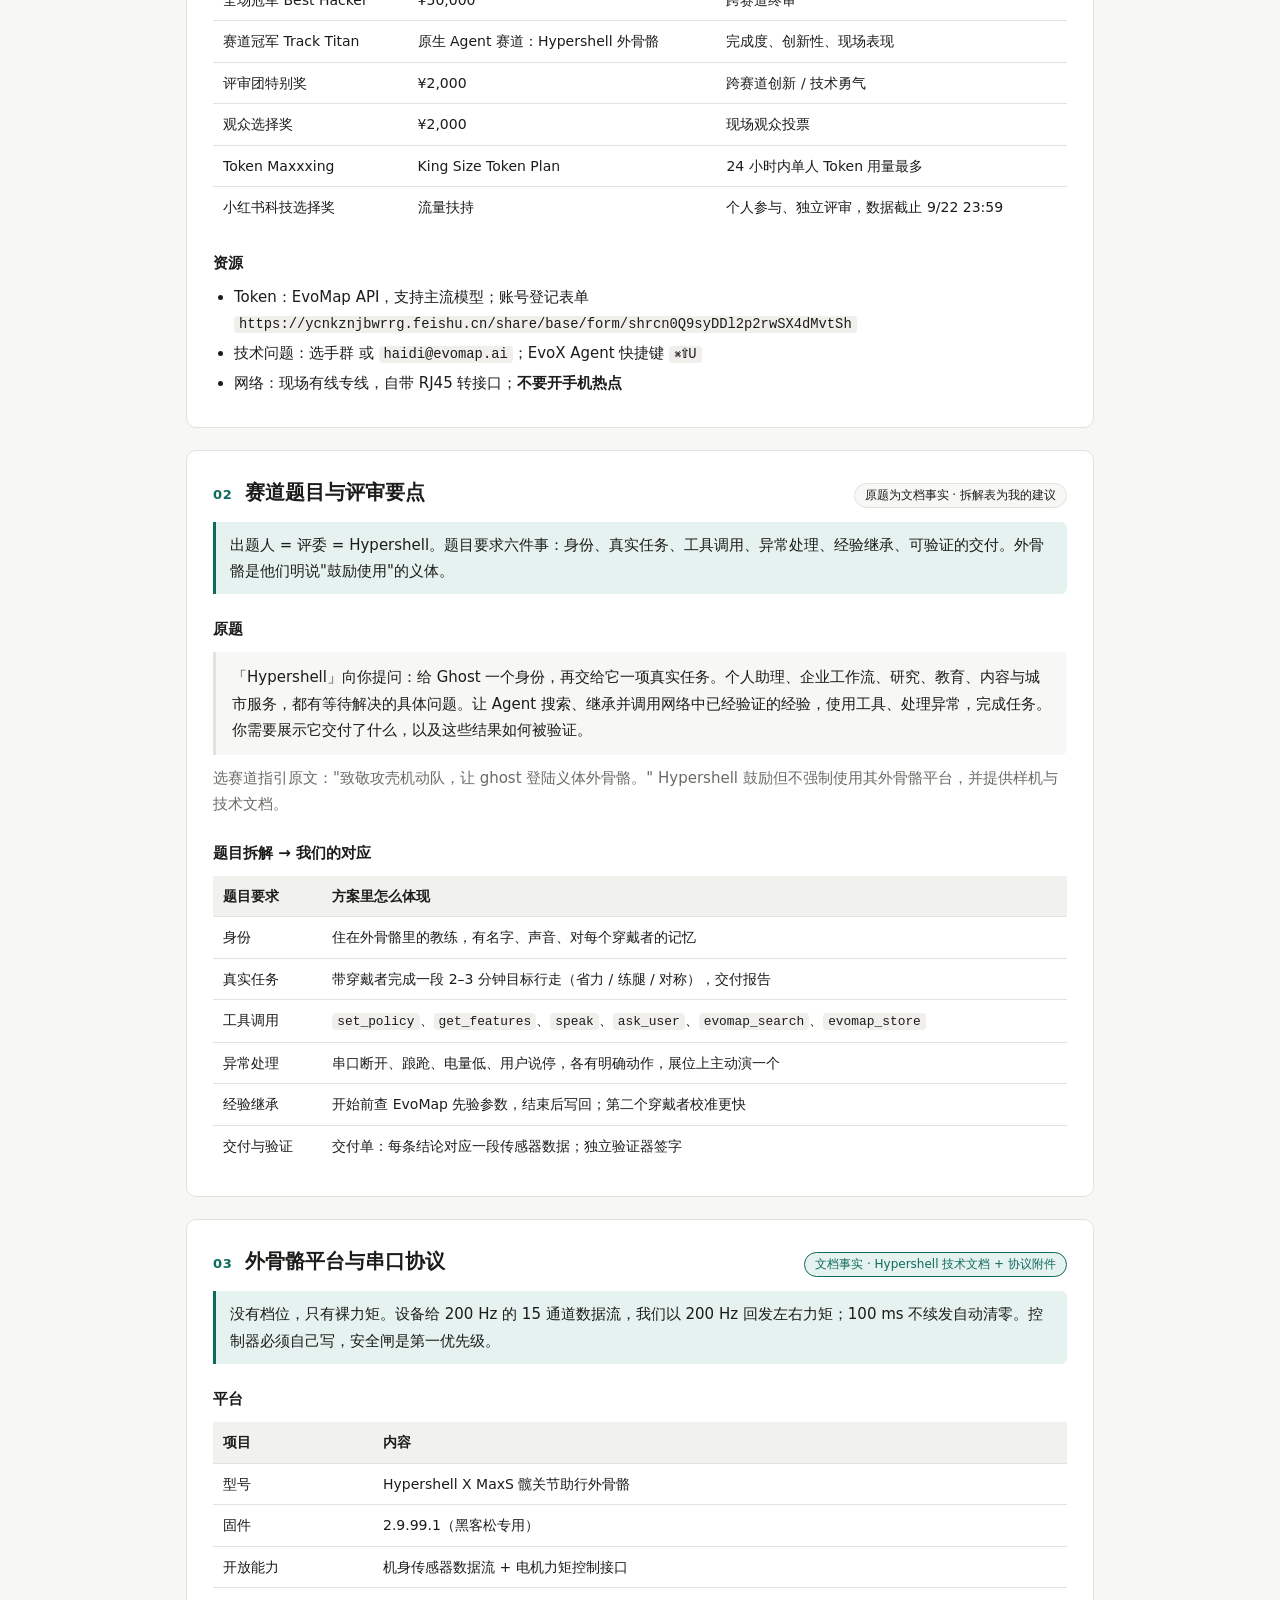
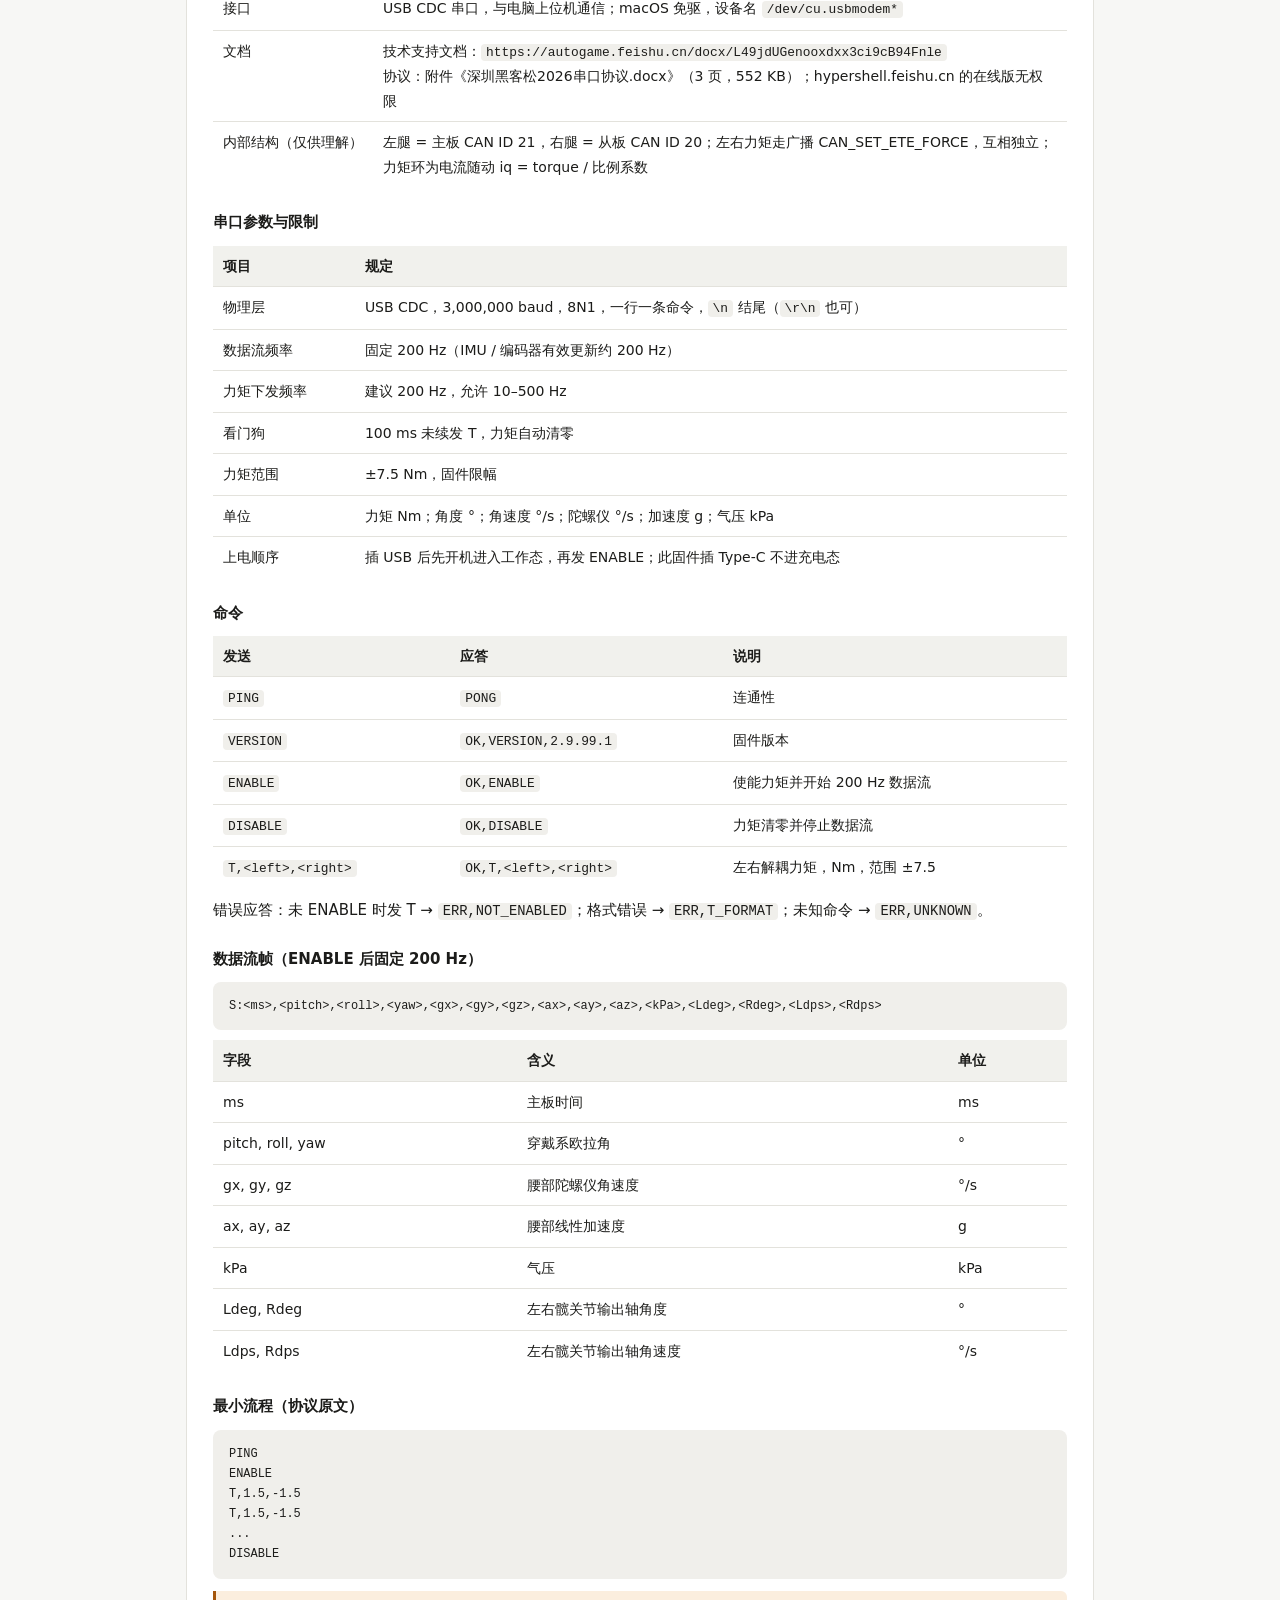
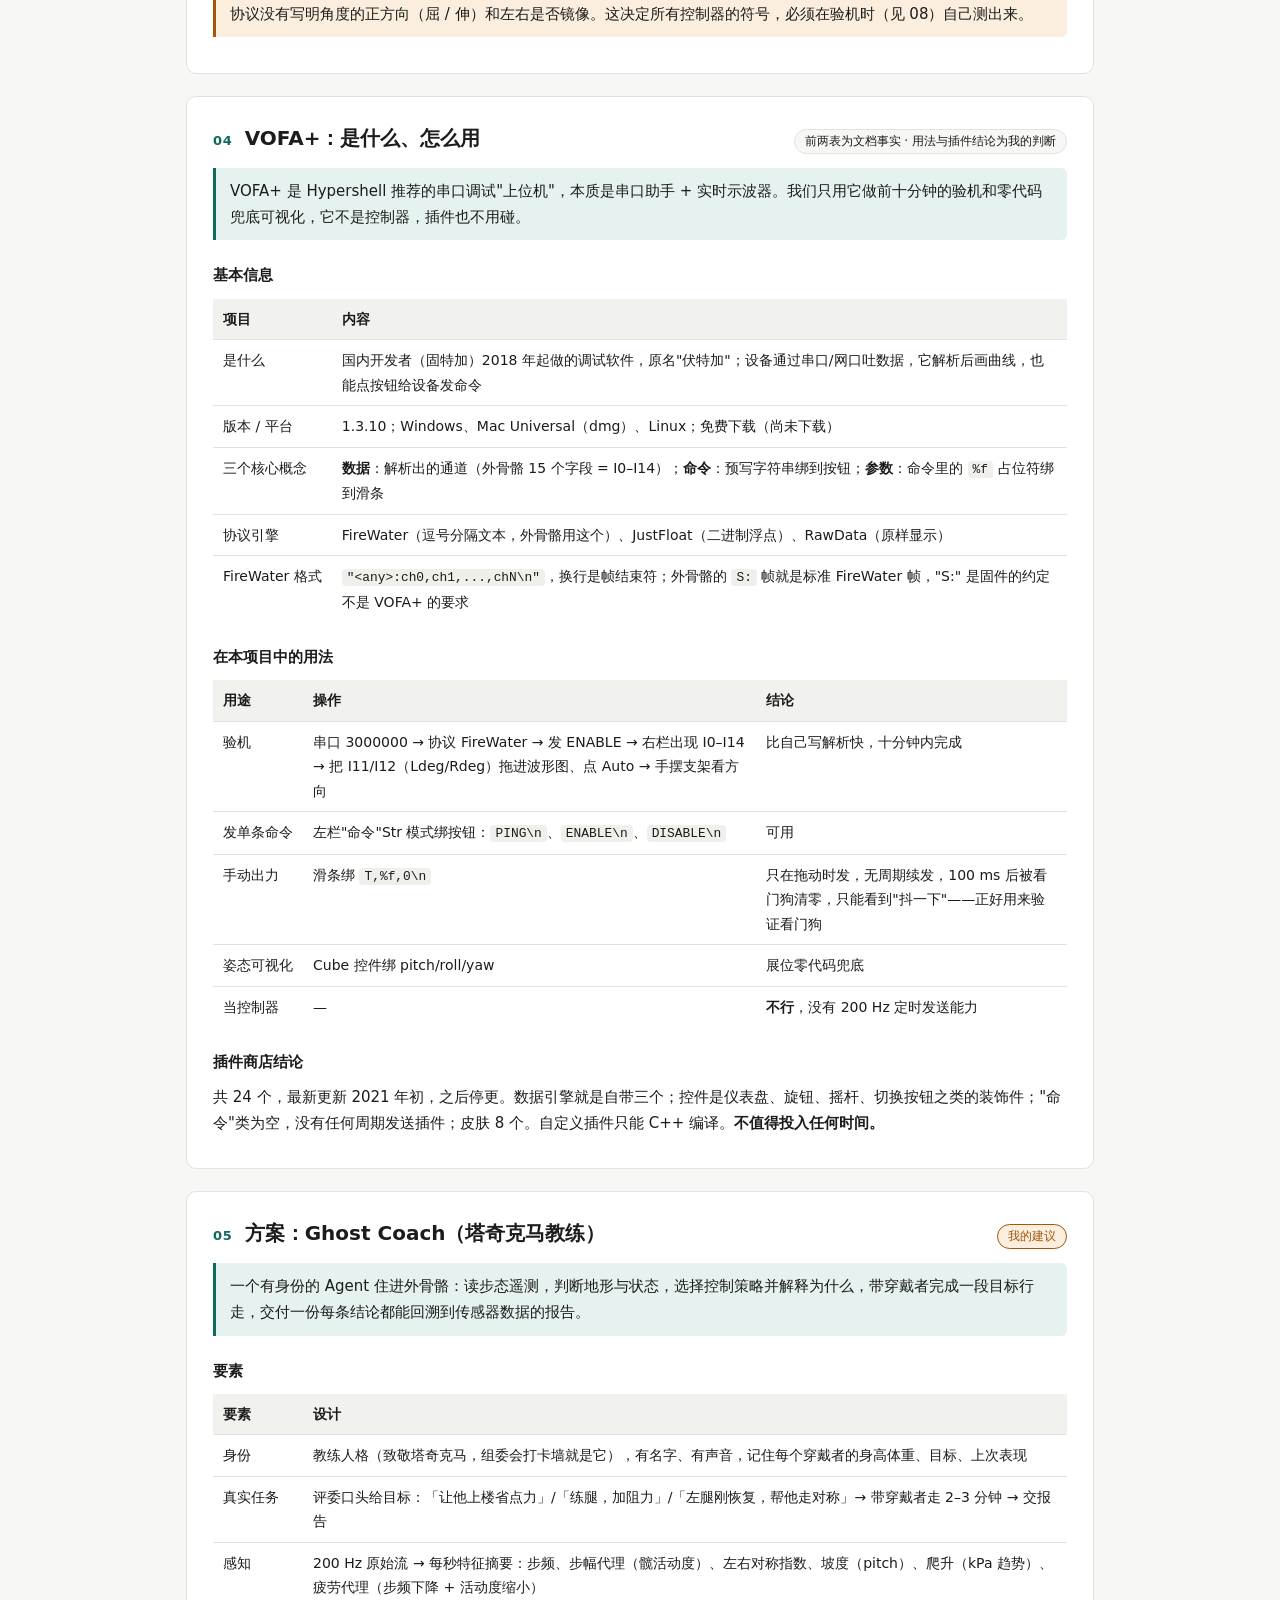
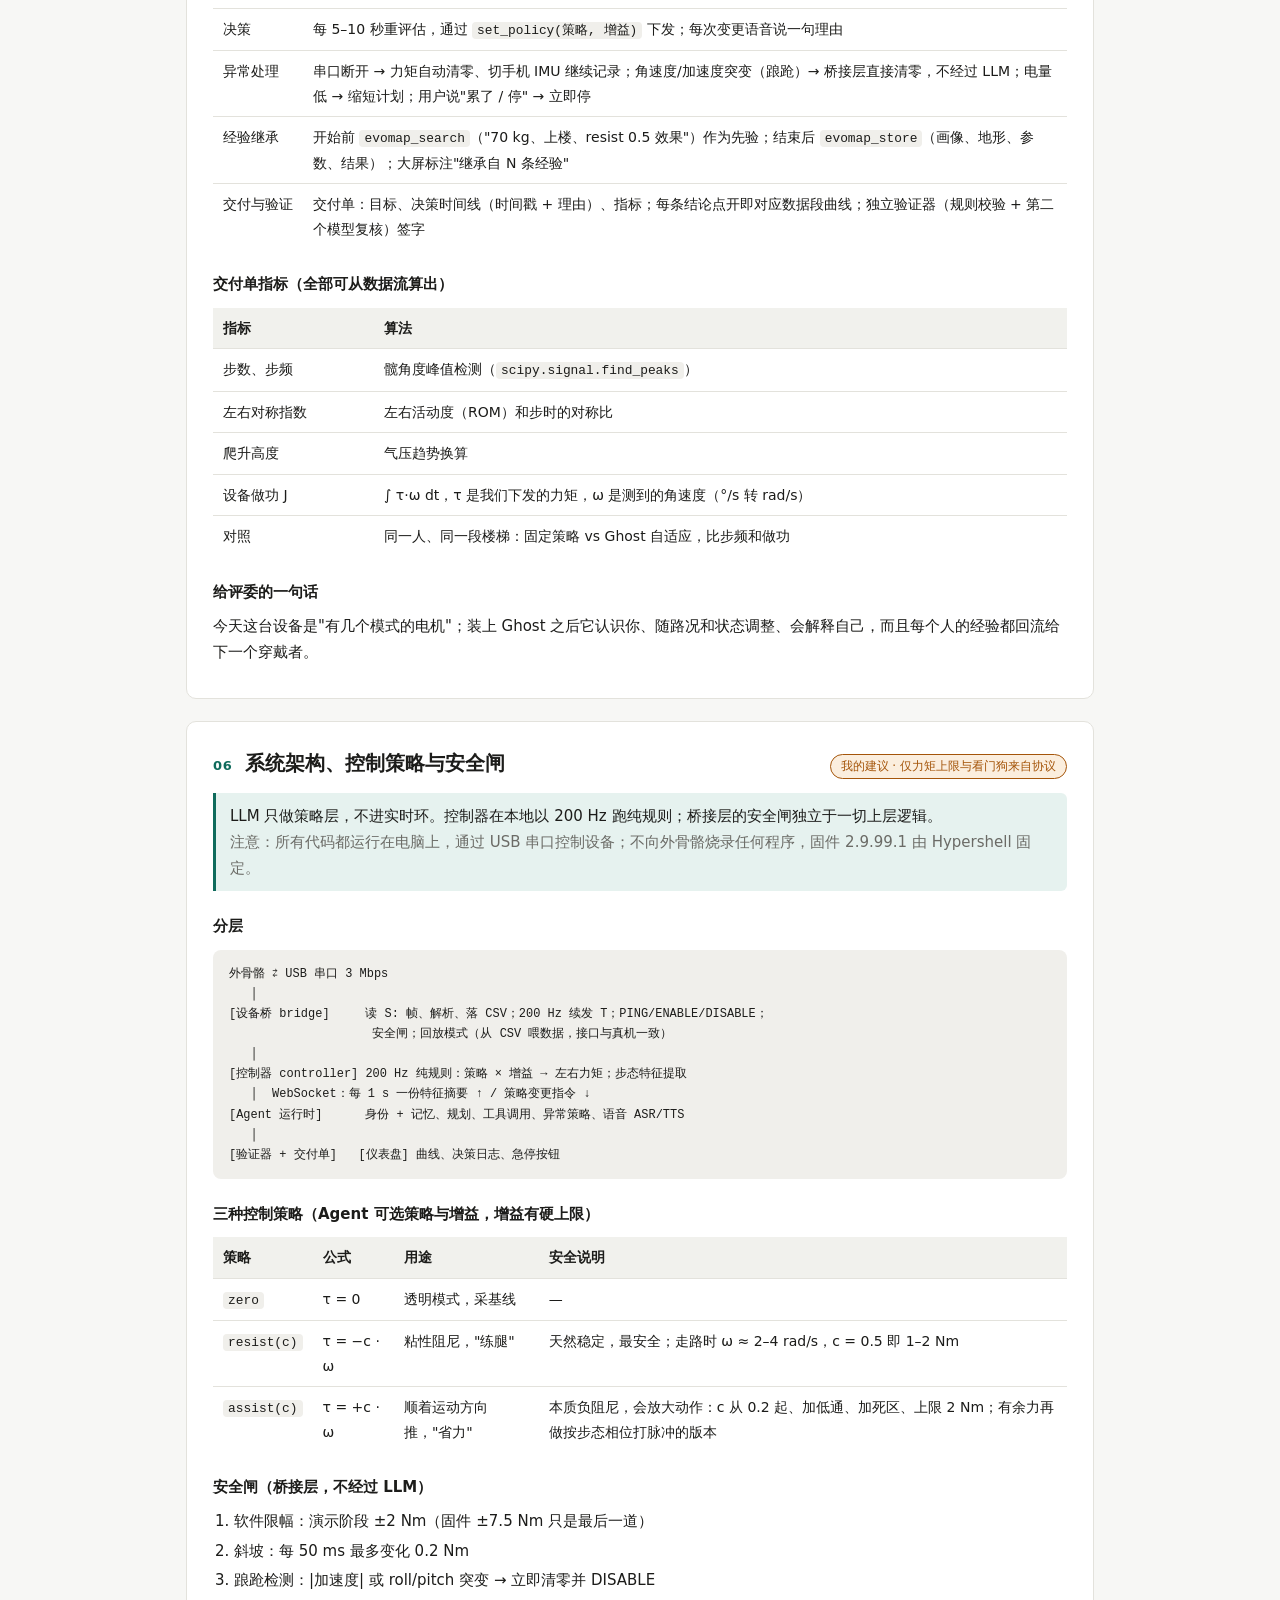
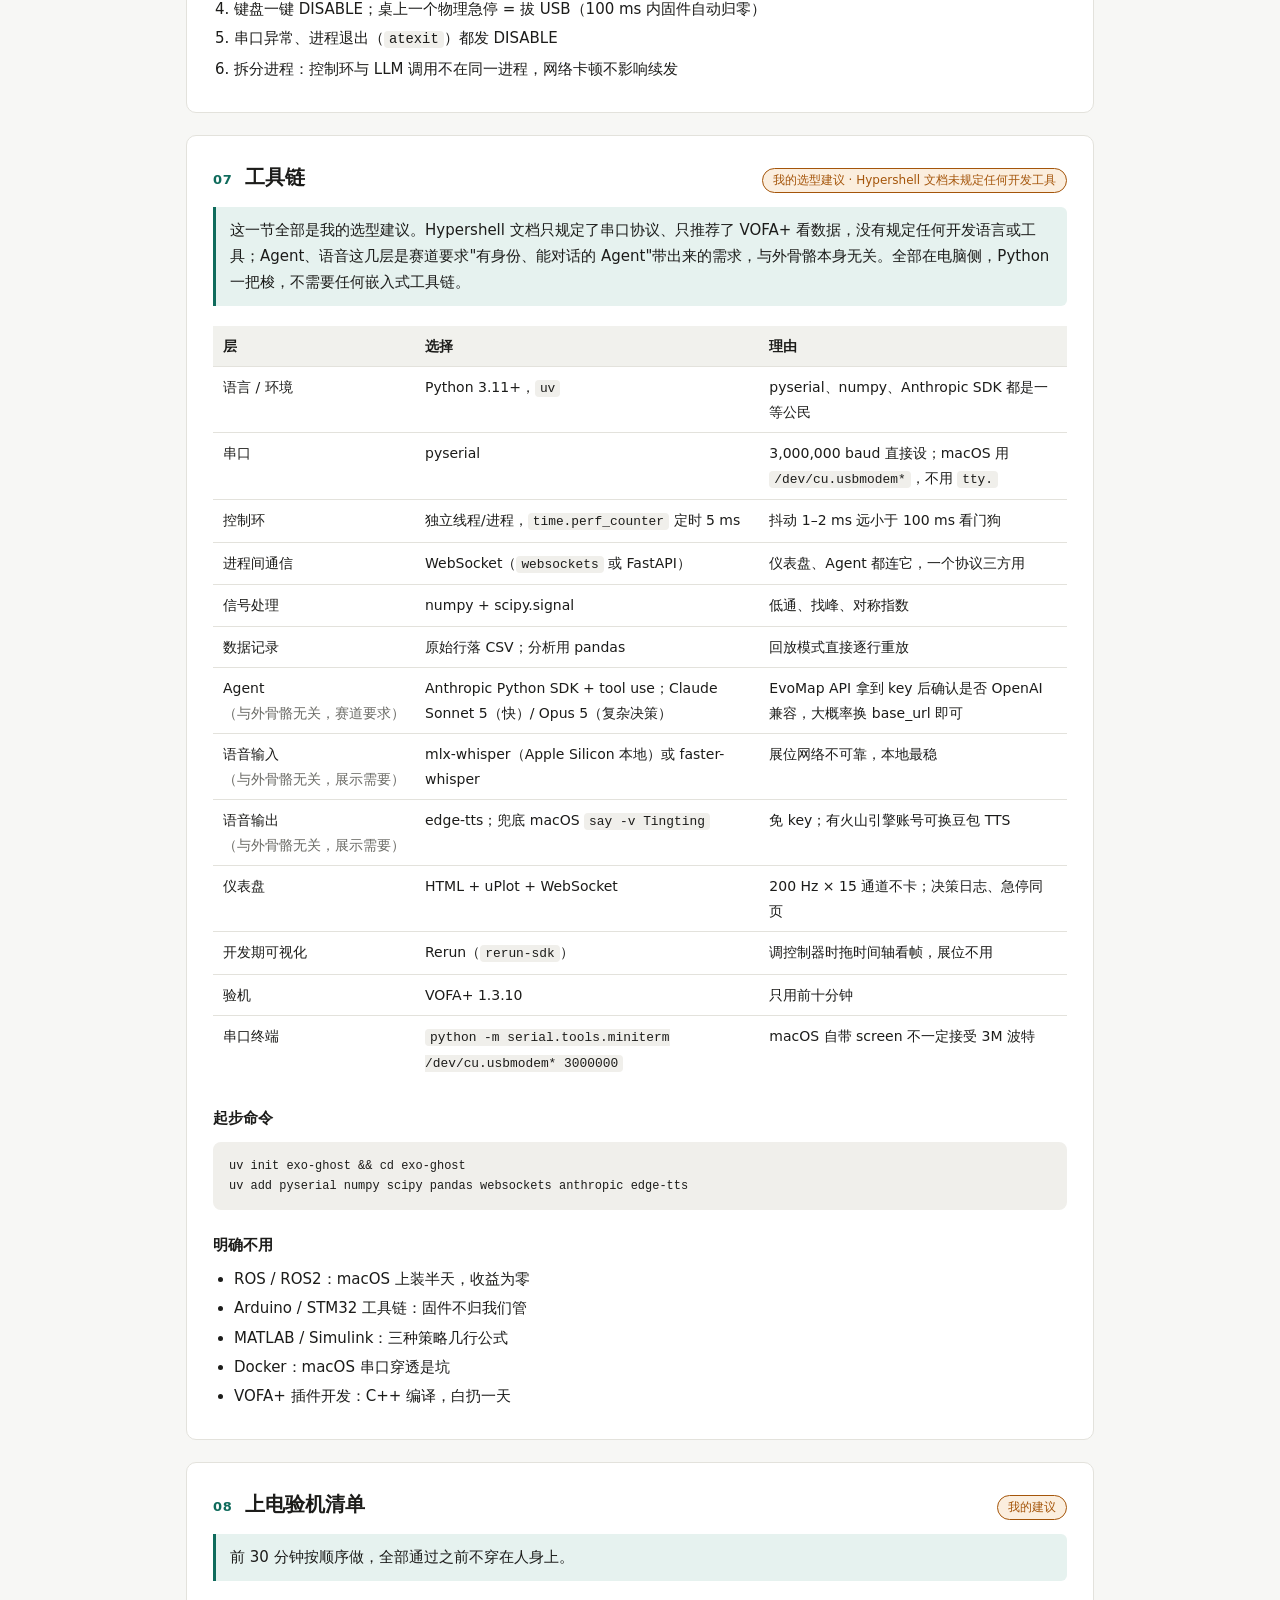
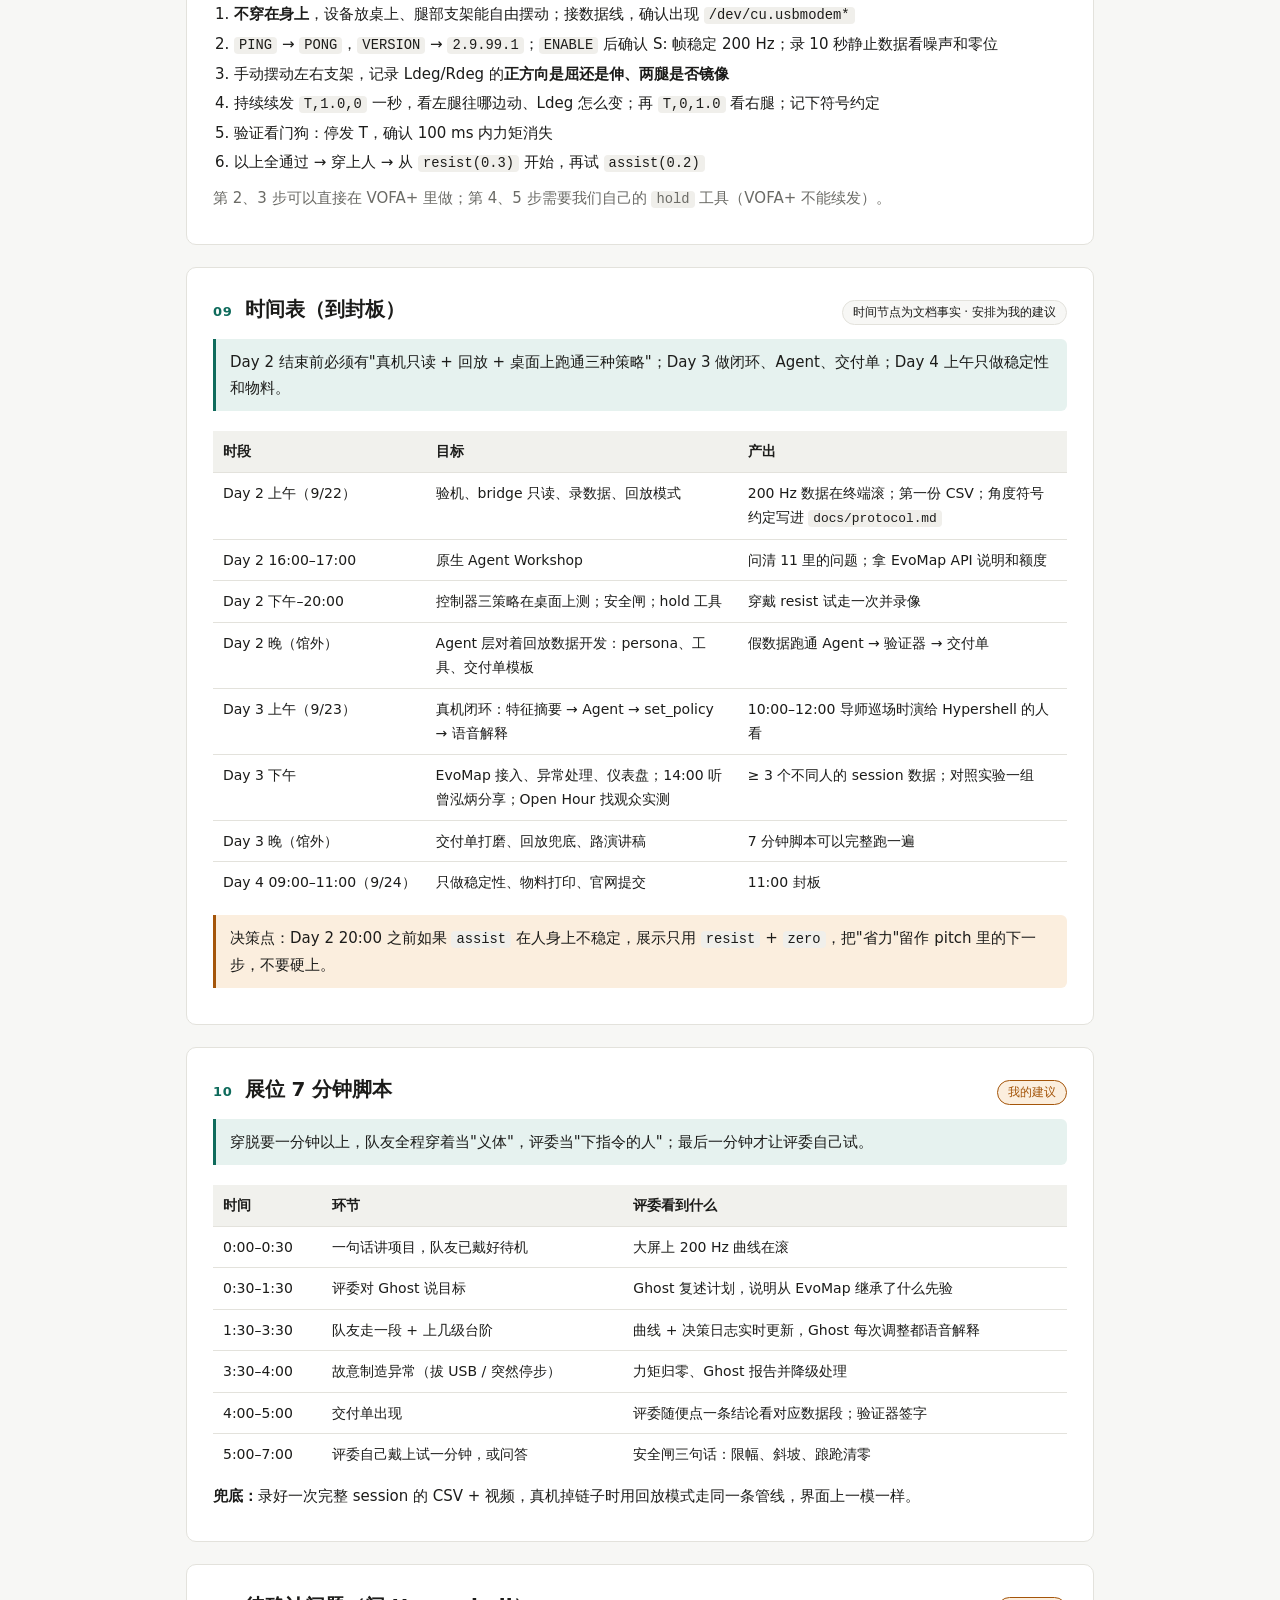
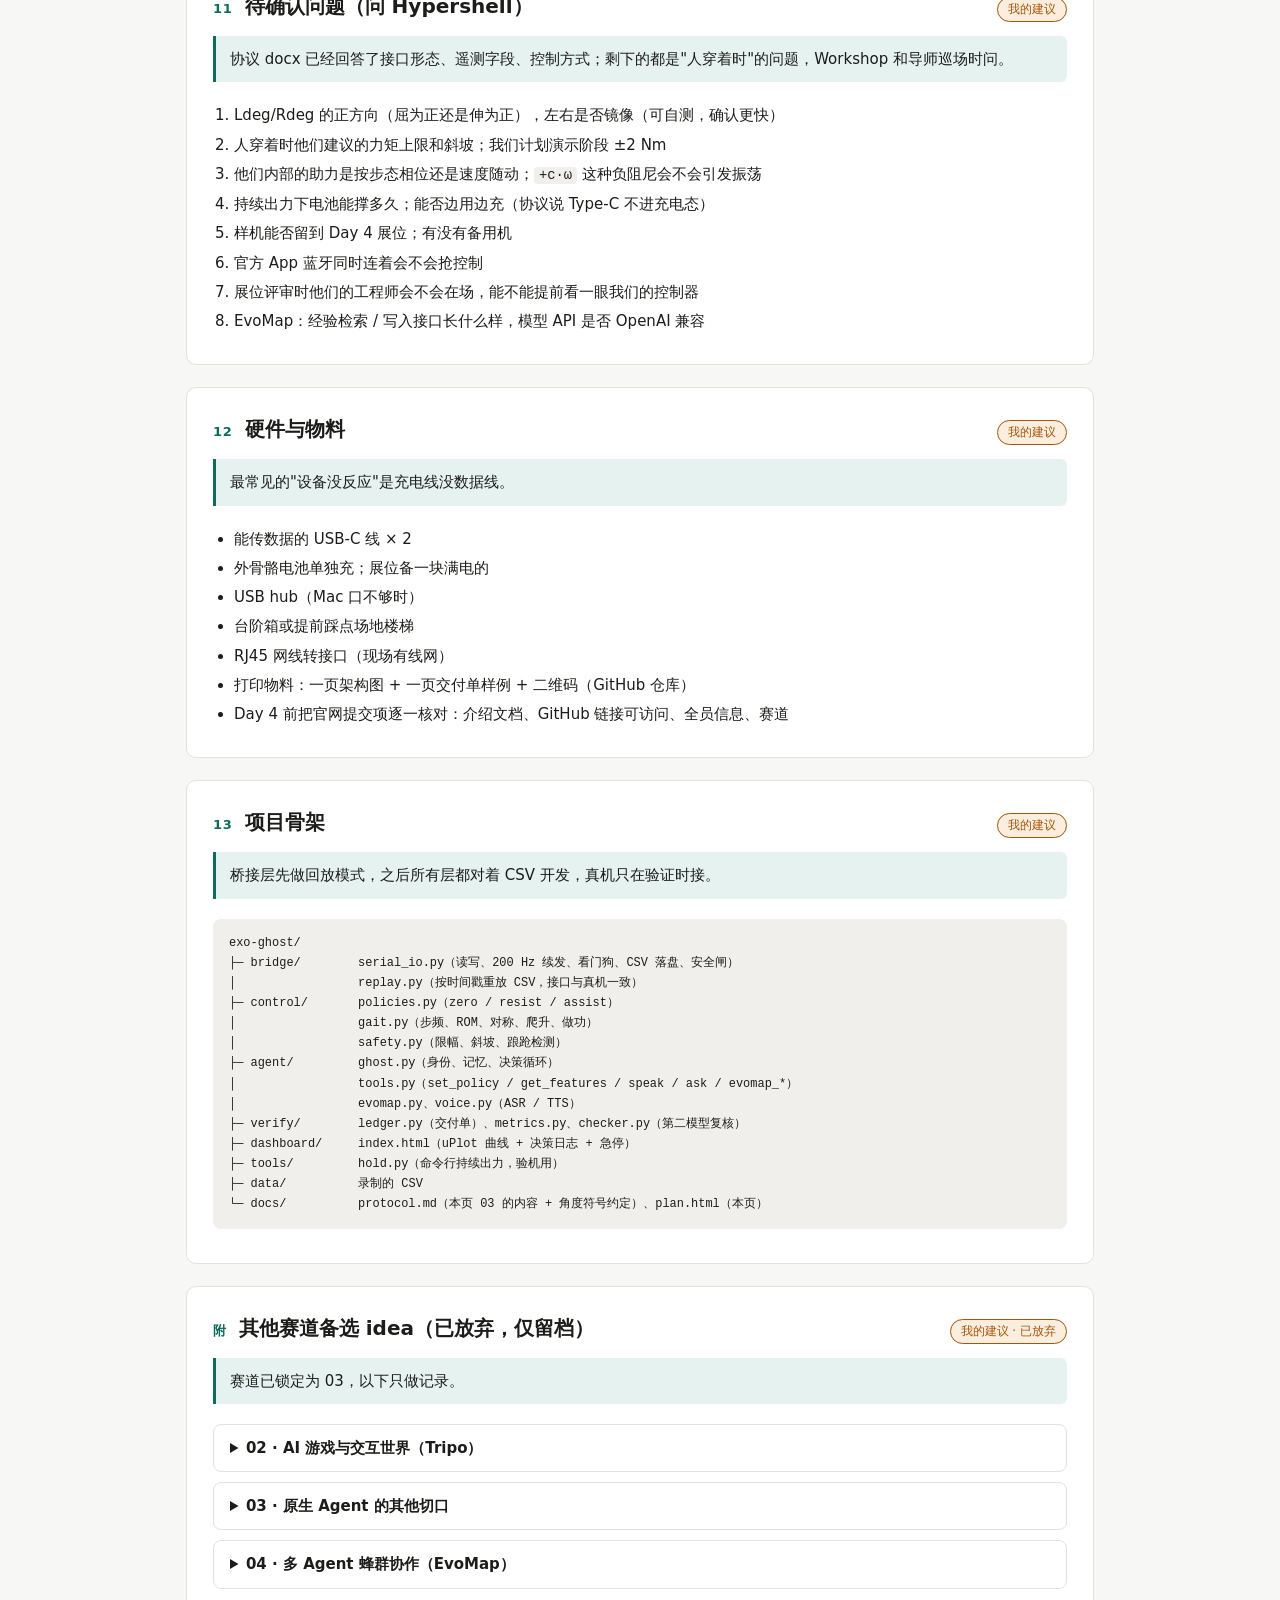
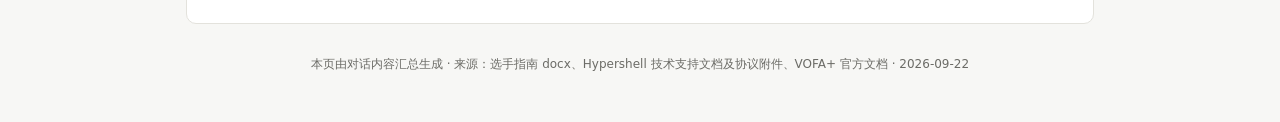
<file: docs/plan.html>
<!DOCTYPE html>
<html lang="zh-CN">
<head>
<meta charset="utf-8">
<meta name="viewport" content="width=device-width, initial-scale=1">
<title>原生 Agent 赛道 · 外骨骼方案汇总</title>
<style>
  :root{
    --bg:#f7f7f5; --panel:#ffffff; --ink:#1c1c1a; --muted:#6b6b66; --line:#e3e2dc;
    --accent:#0f6b5c; --accent-soft:#e6f2ef; --warn:#a4550a; --warn-soft:#fbeede;
    --code-bg:#f0efeb; --th-bg:#f1f1ed;
  }
  @media (prefers-color-scheme: dark){
    :root:not([data-theme="light"]){
      --bg:#141413; --panel:#1d1d1b; --ink:#ecece7; --muted:#a09f98; --line:#33332f;
      --accent:#5fc2ad; --accent-soft:#1a2b27; --warn:#e8a05a; --warn-soft:#332417;
      --code-bg:#242422; --th-bg:#262624;
    }
  }
  *{box-sizing:border-box}
  html{scroll-behavior:smooth}
  body{margin:0;background:var(--bg);color:var(--ink);
    font-family:-apple-system,"PingFang SC","Hiragino Sans GB","Noto Sans CJK SC","Microsoft YaHei",system-ui,sans-serif;
    font-size:15px;line-height:1.75;-webkit-font-smoothing:antialiased}
  .wrap{max-width:940px;margin:0 auto;padding:40px 16px 80px}
  header h1{font-size:28px;line-height:1.3;margin:0 0 6px;letter-spacing:.01em}
  header .meta{color:var(--muted);font-size:13px;margin:0 0 28px}
  nav.toc{background:var(--panel);border:1px solid var(--line);border-radius:10px;padding:16px 20px;margin-bottom:40px}
  nav.toc h2{font-size:13px;margin:0 0 10px;color:var(--muted);font-weight:600;letter-spacing:.08em}
  nav.toc ol{margin:0;padding:0;list-style:none;display:grid;grid-template-columns:repeat(auto-fill,minmax(260px,1fr));gap:4px 24px}
  nav.toc a{color:var(--ink);text-decoration:none;display:flex;gap:10px;padding:3px 0}
  nav.toc a:hover{color:var(--accent)}
  nav.toc .n{color:var(--accent);font-variant-numeric:tabular-nums;min-width:2.2em;font-weight:600}
  section{background:var(--panel);border:1px solid var(--line);border-radius:10px;padding:24px 26px;margin-bottom:22px}
  section h2{font-size:20px;margin:0 0 6px;display:flex;align-items:baseline;gap:12px}
  section h2 .num{color:var(--accent);font-size:13px;font-weight:700;letter-spacing:.06em;font-variant-numeric:tabular-nums}
  .lede{background:var(--accent-soft);border-left:3px solid var(--accent);padding:10px 14px;border-radius:0 6px 6px 0;margin:12px 0 20px;font-weight:500}
  h3{font-size:15px;margin:22px 0 8px;color:var(--ink)}
  p{margin:8px 0}
  table{width:100%;border-collapse:collapse;margin:10px 0 6px;font-size:14px}
  th,td{text-align:left;vertical-align:top;padding:8px 10px;border-bottom:1px solid var(--line)}
  th{background:var(--th-bg);font-weight:600;white-space:nowrap}
  td:first-child{white-space:nowrap;font-weight:500}
  tr:last-child td{border-bottom:none}
  ul,ol{margin:6px 0 6px;padding-left:1.4em}
  li{margin:3px 0}
  code{font-family:ui-monospace,"SF Mono",Menlo,Consolas,monospace;font-size:.92em;background:var(--code-bg);padding:1px 5px;border-radius:4px}
  pre{background:var(--code-bg);padding:14px 16px;border-radius:8px;overflow:auto;font-size:13px;line-height:1.55;margin:10px 0}
  pre code{background:none;padding:0}
  blockquote{margin:10px 0;padding:12px 16px;border-left:3px solid var(--line);color:var(--ink);background:var(--bg);border-radius:0 6px 6px 0}
  .note{background:var(--warn-soft);border-left:3px solid var(--warn);padding:10px 14px;border-radius:0 6px 6px 0;margin:12px 0}
  .muted{color:var(--muted)}
  details{border:1px solid var(--line);border-radius:8px;padding:10px 16px;margin:10px 0}
  summary{cursor:pointer;font-weight:600}
  .src{margin-left:auto;font-size:12px;font-weight:500;border-radius:999px;padding:1px 10px;white-space:nowrap;border:1px solid var(--line);color:var(--muted)}
  .src.fact{color:var(--accent);border-color:var(--accent);background:var(--accent-soft)}
  .src.mine{color:var(--warn);border-color:var(--warn);background:var(--warn-soft)}
  .src.mix{color:var(--ink);border-color:var(--line);background:var(--bg)}
  .legend{display:flex;flex-wrap:wrap;gap:10px 18px;align-items:center;font-size:13px;color:var(--muted);margin:14px 0 0;padding-top:12px;border-top:1px solid var(--line)}
  .legend .src{margin-left:0}
  footer{color:var(--muted);font-size:12px;margin-top:30px;text-align:center}
  @media print{
    body{background:#fff;color:#000}
    section,nav.toc{border:none;padding:0 0 16px;page-break-inside:avoid}
    .wrap{padding:0}
  }
</style>
</head>
<body>
<div class="wrap">

<header>
  <h1>原生 Agent 赛道 · 外骨骼方案汇总</h1>
  <p class="meta">EvoTavern 进化酒馆黑客松 · 深圳站 &nbsp;|&nbsp; 2026-09-21 → 09-24 &nbsp;|&nbsp; 汇总更新：09-22（Day 2）&nbsp;|&nbsp; 方案代号：Ghost Coach &nbsp;|&nbsp; <a href="plan-plain.html" style="color:var(--accent)">大白话版本 →</a></p>
</header>

<nav class="toc">
  <h2>目录</h2>
  <ol>
    <li><a href="#s01"><span class="n">01</span>比赛硬约束</a></li>
    <li><a href="#s02"><span class="n">02</span>赛道题目与评审要点</a></li>
    <li><a href="#s03"><span class="n">03</span>外骨骼平台与串口协议</a></li>
    <li><a href="#s04"><span class="n">04</span>VOFA+：是什么、怎么用</a></li>
    <li><a href="#s05"><span class="n">05</span>方案：Ghost Coach</a></li>
    <li><a href="#s06"><span class="n">06</span>系统架构、控制策略与安全闸</a></li>
    <li><a href="#s07"><span class="n">07</span>工具链</a></li>
    <li><a href="#s08"><span class="n">08</span>上电验机清单</a></li>
    <li><a href="#s09"><span class="n">09</span>时间表（到封板）</a></li>
    <li><a href="#s10"><span class="n">10</span>展位 7 分钟脚本</a></li>
    <li><a href="#s11"><span class="n">11</span>待确认问题（问 Hypershell）</a></li>
    <li><a href="#s12"><span class="n">12</span>硬件与物料</a></li>
    <li><a href="#s13"><span class="n">13</span>项目骨架</a></li>
    <li><a href="#sA"><span class="n">附</span>其他赛道备选 idea（已放弃）</a></li>
  </ol>
  <div class="legend">
    <span>来源标签：</span>
    <span class="src fact">文档事实</span><span>直接来自选手指南 / Hypershell 技术文档与协议附件 / VOFA+ 官方文档</span>
    <span class="src mine">我的建议</span><span>我提出的方案、选型、排期，任何官方文档里都没有</span>
    <span class="src mix">事实 + 建议</span><span>两者都有，表内已分列</span>
  </div>
</nav>

<!-- 01 -->
<section id="s01">
  <h2><span class="num">01</span>比赛硬约束<span class="src fact">文档事实 · 选手指南</span></h2>
  <p class="lede">在馆开发时间约 27 小时；评审是评委巡展位、每人 7 分钟；必须交付一个评委能亲手上手的东西，不是 PPT。</p>

  <h3>关键时间节点</h3>
  <table>
    <tr><th>时间</th><th>事项</th><th>对我们的意义</th></tr>
    <tr><td>9/21 20:00</td><td>组队与赛道锁定</td><td>已过，赛道 = 03 原生 Agent</td></tr>
    <tr><td>每晚 20:00 → 次日 08:00</td><td>主场馆封闭</td><td>Day2、Day3 各 12 小时，Day4 上午 3 小时</td></tr>
    <tr><td>9/22 16:00–17:00</td><td>原生 Agent 赛道 Workshop</td><td>带着协议问题去（见 11）</td></tr>
    <tr><td>9/23 10:00–12:00 / 15:00–17:00</td><td>导师巡场</td><td>找 Hypershell 的人看控制器</td></tr>
    <tr><td>9/23 13:30 起</td><td>观众入场 Open Hour</td><td>找真人穿戴实测、攒数据</td></tr>
    <tr><td>9/23 14:00–16:00</td><td>嘉宾分享（含曾泓炳，Hypershell 外骨骼工程师）</td><td>必去</td></tr>
    <tr><td>9/24 11:00</td><td>作品封板，官网提交关闭</td><td>过期无法提交</td></tr>
    <tr><td>9/24 13:00–16:00</td><td>初赛：约 30 位评委巡展打分</td><td>全员在场</td></tr>
    <tr><td>9/24 17:00–18:00</td><td>复赛：各赛道 Top 2 主舞台路演</td><td>7 分钟 = 4 讲 + 3 问</td></tr>
    <tr><td>9/24 18:45–19:30</td><td>颁奖</td><td></td></tr>
  </table>

  <h3>评审规则</h3>
  <table>
    <tr><th>项目</th><th>规定</th></tr>
    <tr><td>打分</td><td>每队 ≥ 3 位评委看过才能打分；10 分制取平均；按分数排名</td></tr>
    <tr><td>单次时长</td><td>每位评委约 7 分钟：4 分钟介绍 + 3 分钟问答</td></tr>
    <tr><td>提交材料</td><td>项目介绍（商业计划书或技术说明）、GitHub 仓库链接、全员信息、参选主题与赛道、小红书笔记链接（可选）</td></tr>
    <tr><td>官方提示</td><td>"展示产品，而不只是幻灯片"；评委到展位前会先看提交材料，链接必须全部有效</td></tr>
  </table>

  <h3>奖项</h3>
  <table>
    <tr><th>奖项</th><th>奖品</th><th>备注</th></tr>
    <tr><td>全场冠军 Best Hacker</td><td>¥50,000</td><td>跨赛道终审</td></tr>
    <tr><td>赛道冠军 Track Titan</td><td>原生 Agent 赛道：Hypershell 外骨骼</td><td>完成度、创新性、现场表现</td></tr>
    <tr><td>评审团特别奖</td><td>¥2,000</td><td>跨赛道创新 / 技术勇气</td></tr>
    <tr><td>观众选择奖</td><td>¥2,000</td><td>现场观众投票</td></tr>
    <tr><td>Token Maxxxing</td><td>King Size Token Plan</td><td>24 小时内单人 Token 用量最多</td></tr>
    <tr><td>小红书科技选择奖</td><td>流量扶持</td><td>个人参与、独立评审，数据截止 9/22 23:59</td></tr>
  </table>

  <h3>资源</h3>
  <ul>
    <li>Token：EvoMap API，支持主流模型；账号登记表单 <code>https://ycnkznjbwrrg.feishu.cn/share/base/form/shrcn0Q9syDDl2p2rwSX4dMvtSh</code></li>
    <li>技术问题：选手群 或 <code>haidi@evomap.ai</code>；EvoX Agent 快捷键 <code>⌘⇧U</code></li>
    <li>网络：现场有线专线，自带 RJ45 转接口；<strong>不要开手机热点</strong></li>
  </ul>
</section>

<!-- 02 -->
<section id="s02">
  <h2><span class="num">02</span>赛道题目与评审要点<span class="src mix">原题为文档事实 · 拆解表为我的建议</span></h2>
  <p class="lede">出题人 = 评委 = Hypershell。题目要求六件事：身份、真实任务、工具调用、异常处理、经验继承、可验证的交付。外骨骼是他们明说"鼓励使用"的义体。</p>

  <h3>原题</h3>
  <blockquote>
    「Hypershell」向你提问：给 Ghost 一个身份，再交给它一项真实任务。个人助理、企业工作流、研究、教育、内容与城市服务，都有等待解决的具体问题。让 Agent 搜索、继承并调用网络中已经验证的经验，使用工具、处理异常，完成任务。你需要展示它交付了什么，以及这些结果如何被验证。
  </blockquote>
  <p class="muted">选赛道指引原文："致敬攻壳机动队，让 ghost 登陆义体外骨骼。" Hypershell 鼓励但不强制使用其外骨骼平台，并提供样机与技术文档。</p>

  <h3>题目拆解 → 我们的对应</h3>
  <table>
    <tr><th>题目要求</th><th>方案里怎么体现</th></tr>
    <tr><td>身份</td><td>住在外骨骼里的教练，有名字、声音、对每个穿戴者的记忆</td></tr>
    <tr><td>真实任务</td><td>带穿戴者完成一段 2–3 分钟目标行走（省力 / 练腿 / 对称），交付报告</td></tr>
    <tr><td>工具调用</td><td><code>set_policy</code>、<code>get_features</code>、<code>speak</code>、<code>ask_user</code>、<code>evomap_search</code>、<code>evomap_store</code></td></tr>
    <tr><td>异常处理</td><td>串口断开、踉跄、电量低、用户说停，各有明确动作，展位上主动演一个</td></tr>
    <tr><td>经验继承</td><td>开始前查 EvoMap 先验参数，结束后写回；第二个穿戴者校准更快</td></tr>
    <tr><td>交付与验证</td><td>交付单：每条结论对应一段传感器数据；独立验证器签字</td></tr>
  </table>
</section>

<!-- 03 -->
<section id="s03">
  <h2><span class="num">03</span>外骨骼平台与串口协议<span class="src fact">文档事实 · Hypershell 技术文档 + 协议附件</span></h2>
  <p class="lede">没有档位，只有裸力矩。设备给 200 Hz 的 15 通道数据流，我们以 200 Hz 回发左右力矩；100 ms 不续发自动清零。控制器必须自己写，安全闸是第一优先级。</p>

  <h3>平台</h3>
  <table>
    <tr><th>项目</th><th>内容</th></tr>
    <tr><td>型号</td><td>Hypershell X MaxS 髋关节助行外骨骼</td></tr>
    <tr><td>固件</td><td>2.9.99.1（黑客松专用）</td></tr>
    <tr><td>开放能力</td><td>机身传感器数据流 + 电机力矩控制接口</td></tr>
    <tr><td>接口</td><td>USB CDC 串口，与电脑上位机通信；macOS 免驱，设备名 <code>/dev/cu.usbmodem*</code></td></tr>
    <tr><td>文档</td><td>技术支持文档：<code>https://autogame.feishu.cn/docx/L49jdUGenooxdxx3ci9cB94Fnle</code><br>协议：附件《深圳黑客松2026串口协议.docx》（3 页，552 KB）；hypershell.feishu.cn 的在线版无权限</td></tr>
    <tr><td>内部结构（仅供理解）</td><td>左腿 = 主板 CAN ID 21，右腿 = 从板 CAN ID 20；左右力矩走广播 CAN_SET_ETE_FORCE，互相独立；力矩环为电流随动 iq = torque / 比例系数</td></tr>
  </table>

  <h3>串口参数与限制</h3>
  <table>
    <tr><th>项目</th><th>规定</th></tr>
    <tr><td>物理层</td><td>USB CDC，3,000,000 baud，8N1，一行一条命令，<code>\n</code> 结尾（<code>\r\n</code> 也可）</td></tr>
    <tr><td>数据流频率</td><td>固定 200 Hz（IMU / 编码器有效更新约 200 Hz）</td></tr>
    <tr><td>力矩下发频率</td><td>建议 200 Hz，允许 10–500 Hz</td></tr>
    <tr><td>看门狗</td><td>100 ms 未续发 T，力矩自动清零</td></tr>
    <tr><td>力矩范围</td><td>±7.5 Nm，固件限幅</td></tr>
    <tr><td>单位</td><td>力矩 Nm；角度 °；角速度 °/s；陀螺仪 °/s；加速度 g；气压 kPa</td></tr>
    <tr><td>上电顺序</td><td>插 USB 后先开机进入工作态，再发 ENABLE；此固件插 Type-C 不进充电态</td></tr>
  </table>

  <h3>命令</h3>
  <table>
    <tr><th>发送</th><th>应答</th><th>说明</th></tr>
    <tr><td><code>PING</code></td><td><code>PONG</code></td><td>连通性</td></tr>
    <tr><td><code>VERSION</code></td><td><code>OK,VERSION,2.9.99.1</code></td><td>固件版本</td></tr>
    <tr><td><code>ENABLE</code></td><td><code>OK,ENABLE</code></td><td>使能力矩并开始 200 Hz 数据流</td></tr>
    <tr><td><code>DISABLE</code></td><td><code>OK,DISABLE</code></td><td>力矩清零并停止数据流</td></tr>
    <tr><td><code>T,&lt;left&gt;,&lt;right&gt;</code></td><td><code>OK,T,&lt;left&gt;,&lt;right&gt;</code></td><td>左右解耦力矩，Nm，范围 ±7.5</td></tr>
  </table>
  <p>错误应答：未 ENABLE 时发 T → <code>ERR,NOT_ENABLED</code>；格式错误 → <code>ERR,T_FORMAT</code>；未知命令 → <code>ERR,UNKNOWN</code>。</p>

  <h3>数据流帧（ENABLE 后固定 200 Hz）</h3>
  <pre><code>S:&lt;ms&gt;,&lt;pitch&gt;,&lt;roll&gt;,&lt;yaw&gt;,&lt;gx&gt;,&lt;gy&gt;,&lt;gz&gt;,&lt;ax&gt;,&lt;ay&gt;,&lt;az&gt;,&lt;kPa&gt;,&lt;Ldeg&gt;,&lt;Rdeg&gt;,&lt;Ldps&gt;,&lt;Rdps&gt;</code></pre>
  <table>
    <tr><th>字段</th><th>含义</th><th>单位</th></tr>
    <tr><td>ms</td><td>主板时间</td><td>ms</td></tr>
    <tr><td>pitch, roll, yaw</td><td>穿戴系欧拉角</td><td>°</td></tr>
    <tr><td>gx, gy, gz</td><td>腰部陀螺仪角速度</td><td>°/s</td></tr>
    <tr><td>ax, ay, az</td><td>腰部线性加速度</td><td>g</td></tr>
    <tr><td>kPa</td><td>气压</td><td>kPa</td></tr>
    <tr><td>Ldeg, Rdeg</td><td>左右髋关节输出轴角度</td><td>°</td></tr>
    <tr><td>Ldps, Rdps</td><td>左右髋关节输出轴角速度</td><td>°/s</td></tr>
  </table>

  <h3>最小流程（协议原文）</h3>
  <pre><code>PING
ENABLE
T,1.5,-1.5
T,1.5,-1.5
...
DISABLE</code></pre>
  <div class="note">协议没有写明角度的正方向（屈 / 伸）和左右是否镜像。这决定所有控制器的符号，必须在验机时（见 08）自己测出来。</div>
</section>

<!-- 04 -->
<section id="s04">
  <h2><span class="num">04</span>VOFA+：是什么、怎么用<span class="src mix">前两表为文档事实 · 用法与插件结论为我的判断</span></h2>
  <p class="lede">VOFA+ 是 Hypershell 推荐的串口调试"上位机"，本质是串口助手 + 实时示波器。我们只用它做前十分钟的验机和零代码兜底可视化，它不是控制器，插件也不用碰。</p>

  <h3>基本信息</h3>
  <table>
    <tr><th>项目</th><th>内容</th></tr>
    <tr><td>是什么</td><td>国内开发者（固特加）2018 年起做的调试软件，原名"伏特加"；设备通过串口/网口吐数据，它解析后画曲线，也能点按钮给设备发命令</td></tr>
    <tr><td>版本 / 平台</td><td>1.3.10；Windows、Mac Universal（dmg）、Linux；免费下载（尚未下载）</td></tr>
    <tr><td>三个核心概念</td><td><strong>数据</strong>：解析出的通道（外骨骼 15 个字段 = I0–I14）；<strong>命令</strong>：预写字符串绑到按钮；<strong>参数</strong>：命令里的 <code>%f</code> 占位符绑到滑条</td></tr>
    <tr><td>协议引擎</td><td>FireWater（逗号分隔文本，外骨骼用这个）、JustFloat（二进制浮点）、RawData（原样显示）</td></tr>
    <tr><td>FireWater 格式</td><td><code>"&lt;any&gt;:ch0,ch1,...,chN\n"</code>，换行是帧结束符；外骨骼的 <code>S:</code> 帧就是标准 FireWater 帧，"S:" 是固件的约定不是 VOFA+ 的要求</td></tr>
  </table>

  <h3>在本项目中的用法</h3>
  <table>
    <tr><th>用途</th><th>操作</th><th>结论</th></tr>
    <tr><td>验机</td><td>串口 3000000 → 协议 FireWater → 发 ENABLE → 右栏出现 I0–I14 → 把 I11/I12（Ldeg/Rdeg）拖进波形图、点 Auto → 手摆支架看方向</td><td>比自己写解析快，十分钟内完成</td></tr>
    <tr><td>发单条命令</td><td>左栏"命令"Str 模式绑按钮：<code>PING\n</code>、<code>ENABLE\n</code>、<code>DISABLE\n</code></td><td>可用</td></tr>
    <tr><td>手动出力</td><td>滑条绑 <code>T,%f,0\n</code></td><td>只在拖动时发，无周期续发，100 ms 后被看门狗清零，只能看到"抖一下"——正好用来验证看门狗</td></tr>
    <tr><td>姿态可视化</td><td>Cube 控件绑 pitch/roll/yaw</td><td>展位零代码兜底</td></tr>
    <tr><td>当控制器</td><td>—</td><td><strong>不行</strong>，没有 200 Hz 定时发送能力</td></tr>
  </table>

  <h3>插件商店结论</h3>
  <p>共 24 个，最新更新 2021 年初，之后停更。数据引擎就是自带三个；控件是仪表盘、旋钮、摇杆、切换按钮之类的装饰件；"命令"类为空，没有任何周期发送插件；皮肤 8 个。自定义插件只能 C++ 编译。<strong>不值得投入任何时间。</strong></p>
</section>

<!-- 05 -->
<section id="s05">
  <h2><span class="num">05</span>方案：Ghost Coach（塔奇克马教练）<span class="src mine">我的建议</span></h2>
  <p class="lede">一个有身份的 Agent 住进外骨骼：读步态遥测，判断地形与状态，选择控制策略并解释为什么，带穿戴者完成一段目标行走，交付一份每条结论都能回溯到传感器数据的报告。</p>

  <h3>要素</h3>
  <table>
    <tr><th>要素</th><th>设计</th></tr>
    <tr><td>身份</td><td>教练人格（致敬塔奇克马，组委会打卡墙就是它），有名字、有声音，记住每个穿戴者的身高体重、目标、上次表现</td></tr>
    <tr><td>真实任务</td><td>评委口头给目标：「让他上楼省点力」/「练腿，加阻力」/「左腿刚恢复，帮他走对称」→ 带穿戴者走 2–3 分钟 → 交报告</td></tr>
    <tr><td>感知</td><td>200 Hz 原始流 → 每秒特征摘要：步频、步幅代理（髋活动度）、左右对称指数、坡度（pitch）、爬升（kPa 趋势）、疲劳代理（步频下降 + 活动度缩小）</td></tr>
    <tr><td>决策</td><td>每 5–10 秒重评估，通过 <code>set_policy(策略, 增益)</code> 下发；每次变更语音说一句理由</td></tr>
    <tr><td>异常处理</td><td>串口断开 → 力矩自动清零、切手机 IMU 继续记录；角速度/加速度突变（踉跄）→ 桥接层直接清零，不经过 LLM；电量低 → 缩短计划；用户说"累了 / 停" → 立即停</td></tr>
    <tr><td>经验继承</td><td>开始前 <code>evomap_search</code>（"70 kg、上楼、resist 0.5 效果"）作为先验；结束后 <code>evomap_store</code>（画像、地形、参数、结果）；大屏标注"继承自 N 条经验"</td></tr>
    <tr><td>交付与验证</td><td>交付单：目标、决策时间线（时间戳 + 理由）、指标；每条结论点开即对应数据段曲线；独立验证器（规则校验 + 第二个模型复核）签字</td></tr>
  </table>

  <h3>交付单指标（全部可从数据流算出）</h3>
  <table>
    <tr><th>指标</th><th>算法</th></tr>
    <tr><td>步数、步频</td><td>髋角度峰值检测（<code>scipy.signal.find_peaks</code>）</td></tr>
    <tr><td>左右对称指数</td><td>左右活动度（ROM）和步时的对称比</td></tr>
    <tr><td>爬升高度</td><td>气压趋势换算</td></tr>
    <tr><td>设备做功 J</td><td>∫ τ·ω dt，τ 是我们下发的力矩，ω 是测到的角速度（°/s 转 rad/s）</td></tr>
    <tr><td>对照</td><td>同一人、同一段楼梯：固定策略 vs Ghost 自适应，比步频和做功</td></tr>
  </table>

  <h3>给评委的一句话</h3>
  <p>今天这台设备是"有几个模式的电机"；装上 Ghost 之后它认识你、随路况和状态调整、会解释自己，而且每个人的经验都回流给下一个穿戴者。</p>
</section>

<!-- 06 -->
<section id="s06">
  <h2><span class="num">06</span>系统架构、控制策略与安全闸<span class="src mine">我的建议 · 仅力矩上限与看门狗来自协议</span></h2>
  <p class="lede">LLM 只做策略层，不进实时环。控制器在本地以 200 Hz 跑纯规则；桥接层的安全闸独立于一切上层逻辑。<br><span class="muted">注意：所有代码都运行在电脑上，通过 USB 串口控制设备；不向外骨骼烧录任何程序，固件 2.9.99.1 由 Hypershell 固定。</span></p>

  <h3>分层</h3>
  <pre><code>外骨骼 ⇄ USB 串口 3 Mbps
   │
[设备桥 bridge]     读 S: 帧、解析、落 CSV；200 Hz 续发 T；PING/ENABLE/DISABLE；
                    安全闸；回放模式（从 CSV 喂数据，接口与真机一致）
   │
[控制器 controller] 200 Hz 纯规则：策略 × 增益 → 左右力矩；步态特征提取
   │  WebSocket：每 1 s 一份特征摘要 ↑ / 策略变更指令 ↓
[Agent 运行时]      身份 + 记忆、规划、工具调用、异常策略、语音 ASR/TTS
   │
[验证器 + 交付单]   [仪表盘] 曲线、决策日志、急停按钮</code></pre>

  <h3>三种控制策略（Agent 可选策略与增益，增益有硬上限）</h3>
  <table>
    <tr><th>策略</th><th>公式</th><th>用途</th><th>安全说明</th></tr>
    <tr><td><code>zero</code></td><td>τ = 0</td><td>透明模式，采基线</td><td>—</td></tr>
    <tr><td><code>resist(c)</code></td><td>τ = −c · ω</td><td>粘性阻尼，"练腿"</td><td>天然稳定，最安全；走路时 ω ≈ 2–4 rad/s，c = 0.5 即 1–2 Nm</td></tr>
    <tr><td><code>assist(c)</code></td><td>τ = +c · ω</td><td>顺着运动方向推，"省力"</td><td>本质负阻尼，会放大动作：c 从 0.2 起、加低通、加死区、上限 2 Nm；有余力再做按步态相位打脉冲的版本</td></tr>
  </table>

  <h3>安全闸（桥接层，不经过 LLM）</h3>
  <ol>
    <li>软件限幅：演示阶段 ±2 Nm（固件 ±7.5 Nm 只是最后一道）</li>
    <li>斜坡：每 50 ms 最多变化 0.2 Nm</li>
    <li>踉跄检测：|加速度| 或 roll/pitch 突变 → 立即清零并 DISABLE</li>
    <li>键盘一键 DISABLE；桌上一个物理急停 = 拔 USB（100 ms 内固件自动归零）</li>
    <li>串口异常、进程退出（<code>atexit</code>）都发 DISABLE</li>
    <li>拆分进程：控制环与 LLM 调用不在同一进程，网络卡顿不影响续发</li>
  </ol>
</section>

<!-- 07 -->
<section id="s07">
  <h2><span class="num">07</span>工具链<span class="src mine">我的选型建议 · Hypershell 文档未规定任何开发工具</span></h2>
  <p class="lede">这一节全部是我的选型建议。Hypershell 文档只规定了串口协议、只推荐了 VOFA+ 看数据，没有规定任何开发语言或工具；Agent、语音这几层是赛道要求"有身份、能对话的 Agent"带出来的需求，与外骨骼本身无关。全部在电脑侧，Python 一把梭，不需要任何嵌入式工具链。</p>

  <table>
    <tr><th>层</th><th>选择</th><th>理由</th></tr>
    <tr><td>语言 / 环境</td><td>Python 3.11+，<code>uv</code></td><td>pyserial、numpy、Anthropic SDK 都是一等公民</td></tr>
    <tr><td>串口</td><td>pyserial</td><td>3,000,000 baud 直接设；macOS 用 <code>/dev/cu.usbmodem*</code>，不用 <code>tty.</code></td></tr>
    <tr><td>控制环</td><td>独立线程/进程，<code>time.perf_counter</code> 定时 5 ms</td><td>抖动 1–2 ms 远小于 100 ms 看门狗</td></tr>
    <tr><td>进程间通信</td><td>WebSocket（<code>websockets</code> 或 FastAPI）</td><td>仪表盘、Agent 都连它，一个协议三方用</td></tr>
    <tr><td>信号处理</td><td>numpy + scipy.signal</td><td>低通、找峰、对称指数</td></tr>
    <tr><td>数据记录</td><td>原始行落 CSV；分析用 pandas</td><td>回放模式直接逐行重放</td></tr>
    <tr><td>Agent<br><span class="muted" style="font-weight:400">（与外骨骼无关，赛道要求）</span></td><td>Anthropic Python SDK + tool use；Claude Sonnet 5（快）/ Opus 5（复杂决策）</td><td>EvoMap API 拿到 key 后确认是否 OpenAI 兼容，大概率换 base_url 即可</td></tr>
    <tr><td>语音输入<br><span class="muted" style="font-weight:400">（与外骨骼无关，展示需要）</span></td><td>mlx-whisper（Apple Silicon 本地）或 faster-whisper</td><td>展位网络不可靠，本地最稳</td></tr>
    <tr><td>语音输出<br><span class="muted" style="font-weight:400">（与外骨骼无关，展示需要）</span></td><td>edge-tts；兜底 macOS <code>say -v Tingting</code></td><td>免 key；有火山引擎账号可换豆包 TTS</td></tr>
    <tr><td>仪表盘</td><td>HTML + uPlot + WebSocket</td><td>200 Hz × 15 通道不卡；决策日志、急停同页</td></tr>
    <tr><td>开发期可视化</td><td>Rerun（<code>rerun-sdk</code>）</td><td>调控制器时拖时间轴看帧，展位不用</td></tr>
    <tr><td>验机</td><td>VOFA+ 1.3.10</td><td>只用前十分钟</td></tr>
    <tr><td>串口终端</td><td><code>python -m serial.tools.miniterm /dev/cu.usbmodem* 3000000</code></td><td>macOS 自带 screen 不一定接受 3M 波特</td></tr>
  </table>

  <h3>起步命令</h3>
  <pre><code>uv init exo-ghost &amp;&amp; cd exo-ghost
uv add pyserial numpy scipy pandas websockets anthropic edge-tts</code></pre>

  <h3>明确不用</h3>
  <ul>
    <li>ROS / ROS2：macOS 上装半天，收益为零</li>
    <li>Arduino / STM32 工具链：固件不归我们管</li>
    <li>MATLAB / Simulink：三种策略几行公式</li>
    <li>Docker：macOS 串口穿透是坑</li>
    <li>VOFA+ 插件开发：C++ 编译，白扔一天</li>
  </ul>
</section>

<!-- 08 -->
<section id="s08">
  <h2><span class="num">08</span>上电验机清单<span class="src mine">我的建议</span></h2>
  <p class="lede">前 30 分钟按顺序做，全部通过之前不穿在人身上。</p>
  <ol>
    <li><strong>不穿在身上</strong>，设备放桌上、腿部支架能自由摆动；接数据线，确认出现 <code>/dev/cu.usbmodem*</code></li>
    <li><code>PING</code> → <code>PONG</code>，<code>VERSION</code> → <code>2.9.99.1</code>；<code>ENABLE</code> 后确认 S: 帧稳定 200 Hz；录 10 秒静止数据看噪声和零位</li>
    <li>手动摆动左右支架，记录 Ldeg/Rdeg 的<strong>正方向是屈还是伸、两腿是否镜像</strong></li>
    <li>持续续发 <code>T,1.0,0</code> 一秒，看左腿往哪边动、Ldeg 怎么变；再 <code>T,0,1.0</code> 看右腿；记下符号约定</li>
    <li>验证看门狗：停发 T，确认 100 ms 内力矩消失</li>
    <li>以上全通过 → 穿上人 → 从 <code>resist(0.3)</code> 开始，再试 <code>assist(0.2)</code></li>
  </ol>
  <p class="muted">第 2、3 步可以直接在 VOFA+ 里做；第 4、5 步需要我们自己的 <code>hold</code> 工具（VOFA+ 不能续发）。</p>
</section>

<!-- 09 -->
<section id="s09">
  <h2><span class="num">09</span>时间表（到封板）<span class="src mix">时间节点为文档事实 · 安排为我的建议</span></h2>
  <p class="lede">Day 2 结束前必须有"真机只读 + 回放 + 桌面上跑通三种策略"；Day 3 做闭环、Agent、交付单；Day 4 上午只做稳定性和物料。</p>
  <table>
    <tr><th>时段</th><th>目标</th><th>产出</th></tr>
    <tr><td>Day 2 上午（9/22）</td><td>验机、bridge 只读、录数据、回放模式</td><td>200 Hz 数据在终端滚；第一份 CSV；角度符号约定写进 <code>docs/protocol.md</code></td></tr>
    <tr><td>Day 2 16:00–17:00</td><td>原生 Agent Workshop</td><td>问清 11 里的问题；拿 EvoMap API 说明和额度</td></tr>
    <tr><td>Day 2 下午–20:00</td><td>控制器三策略在桌面上测；安全闸；hold 工具</td><td>穿戴 resist 试走一次并录像</td></tr>
    <tr><td>Day 2 晚（馆外）</td><td>Agent 层对着回放数据开发：persona、工具、交付单模板</td><td>假数据跑通 Agent → 验证器 → 交付单</td></tr>
    <tr><td>Day 3 上午（9/23）</td><td>真机闭环：特征摘要 → Agent → set_policy → 语音解释</td><td>10:00–12:00 导师巡场时演给 Hypershell 的人看</td></tr>
    <tr><td>Day 3 下午</td><td>EvoMap 接入、异常处理、仪表盘；14:00 听曾泓炳分享；Open Hour 找观众实测</td><td>≥ 3 个不同人的 session 数据；对照实验一组</td></tr>
    <tr><td>Day 3 晚（馆外）</td><td>交付单打磨、回放兜底、路演讲稿</td><td>7 分钟脚本可以完整跑一遍</td></tr>
    <tr><td>Day 4 09:00–11:00（9/24）</td><td>只做稳定性、物料打印、官网提交</td><td>11:00 封板</td></tr>
  </table>
  <div class="note">决策点：Day 2 20:00 之前如果 <code>assist</code> 在人身上不稳定，展示只用 <code>resist</code> + <code>zero</code>，把"省力"留作 pitch 里的下一步，不要硬上。</div>
</section>

<!-- 10 -->
<section id="s10">
  <h2><span class="num">10</span>展位 7 分钟脚本<span class="src mine">我的建议</span></h2>
  <p class="lede">穿脱要一分钟以上，队友全程穿着当"义体"，评委当"下指令的人"；最后一分钟才让评委自己试。</p>
  <table>
    <tr><th>时间</th><th>环节</th><th>评委看到什么</th></tr>
    <tr><td>0:00–0:30</td><td>一句话讲项目，队友已戴好待机</td><td>大屏上 200 Hz 曲线在滚</td></tr>
    <tr><td>0:30–1:30</td><td>评委对 Ghost 说目标</td><td>Ghost 复述计划，说明从 EvoMap 继承了什么先验</td></tr>
    <tr><td>1:30–3:30</td><td>队友走一段 + 上几级台阶</td><td>曲线 + 决策日志实时更新，Ghost 每次调整都语音解释</td></tr>
    <tr><td>3:30–4:00</td><td>故意制造异常（拔 USB / 突然停步）</td><td>力矩归零、Ghost 报告并降级处理</td></tr>
    <tr><td>4:00–5:00</td><td>交付单出现</td><td>评委随便点一条结论看对应数据段；验证器签字</td></tr>
    <tr><td>5:00–7:00</td><td>评委自己戴上试一分钟，或问答</td><td>安全闸三句话：限幅、斜坡、踉跄清零</td></tr>
  </table>
  <p><strong>兜底：</strong>录好一次完整 session 的 CSV + 视频，真机掉链子时用回放模式走同一条管线，界面上一模一样。</p>
</section>

<!-- 11 -->
<section id="s11">
  <h2><span class="num">11</span>待确认问题（问 Hypershell）<span class="src mine">我的建议</span></h2>
  <p class="lede">协议 docx 已经回答了接口形态、遥测字段、控制方式；剩下的都是"人穿着时"的问题，Workshop 和导师巡场时问。</p>
  <ol>
    <li>Ldeg/Rdeg 的正方向（屈为正还是伸为正），左右是否镜像（可自测，确认更快）</li>
    <li>人穿着时他们建议的力矩上限和斜坡；我们计划演示阶段 ±2 Nm</li>
    <li>他们内部的助力是按步态相位还是速度随动；<code>+c·ω</code> 这种负阻尼会不会引发振荡</li>
    <li>持续出力下电池能撑多久；能否边用边充（协议说 Type-C 不进充电态）</li>
    <li>样机能否留到 Day 4 展位；有没有备用机</li>
    <li>官方 App 蓝牙同时连着会不会抢控制</li>
    <li>展位评审时他们的工程师会不会在场，能不能提前看一眼我们的控制器</li>
    <li>EvoMap：经验检索 / 写入接口长什么样，模型 API 是否 OpenAI 兼容</li>
  </ol>
</section>

<!-- 12 -->
<section id="s12">
  <h2><span class="num">12</span>硬件与物料<span class="src mine">我的建议</span></h2>
  <p class="lede">最常见的"设备没反应"是充电线没数据线。</p>
  <ul>
    <li>能传数据的 USB-C 线 × 2</li>
    <li>外骨骼电池单独充；展位备一块满电的</li>
    <li>USB hub（Mac 口不够时）</li>
    <li>台阶箱或提前踩点场地楼梯</li>
    <li>RJ45 网线转接口（现场有线网）</li>
    <li>打印物料：一页架构图 + 一页交付单样例 + 二维码（GitHub 仓库）</li>
    <li>Day 4 前把官网提交项逐一核对：介绍文档、GitHub 链接可访问、全员信息、赛道</li>
  </ul>
</section>

<!-- 13 -->
<section id="s13">
  <h2><span class="num">13</span>项目骨架<span class="src mine">我的建议</span></h2>
  <p class="lede">桥接层先做回放模式，之后所有层都对着 CSV 开发，真机只在验证时接。</p>
  <pre><code>exo-ghost/
├─ bridge/        serial_io.py（读写、200 Hz 续发、看门狗、CSV 落盘、安全闸）
│                 replay.py（按时间戳重放 CSV，接口与真机一致）
├─ control/       policies.py（zero / resist / assist）
│                 gait.py（步频、ROM、对称、爬升、做功）
│                 safety.py（限幅、斜坡、踉跄检测）
├─ agent/         ghost.py（身份、记忆、决策循环）
│                 tools.py（set_policy / get_features / speak / ask / evomap_*）
│                 evomap.py、voice.py（ASR / TTS）
├─ verify/        ledger.py（交付单）、metrics.py、checker.py（第二模型复核）
├─ dashboard/     index.html（uPlot 曲线 + 决策日志 + 急停）
├─ tools/         hold.py（命令行持续出力，验机用）
├─ data/          录制的 CSV
└─ docs/          protocol.md（本页 03 的内容 + 角度符号约定）、plan.html（本页）</code></pre>
</section>

<!-- 附录 -->
<section id="sA">
  <h2><span class="num">附</span>其他赛道备选 idea（已放弃，仅留档）<span class="src mine">我的建议 · 已放弃</span></h2>
  <p class="lede">赛道已锁定为 03，以下只做记录。</p>
  <details>
    <summary>02 · AI 游戏与交互世界（Tripo）</summary>
    <ul>
      <li><strong>涂鸦兽园</strong>：观众画小怪兽 → Tripo 生成 3D 生物落进共享世界，带性格与记忆，世界 4 天不重置，每小时写编年史，扫码 AR 带走</li>
      <li><strong>一句话铁匠铺</strong>：roguelike 里武器只能靠描述获得，LLM 出受约束数值，Tripo 出模型，武器留在共享军械库</li>
      <li><strong>盲盒手办工坊</strong>：答三题 → 角色卡 → Q 版手办 → AR 预览 → 人气高的用拓竹打印</li>
    </ul>
  </details>
  <details>
    <summary>03 · 原生 Agent 的其他切口</summary>
    <ul>
      <li><strong>Ghost 秘书</strong>：口述乱糟糟的指令 → 拆任务、查 EvoMap、调工具、反问歧义 → 交付单（状态 / 证据 / 置信度），不可逆操作停在确认前</li>
      <li><strong>内容 Ghost</strong>：把已有的日报 / 公众号流水线包成有身份的主编，验证 = 每条事实回溯源</li>
      <li><strong>康复陪练</strong>、<strong>场地导览</strong>：同一套外骨骼技术栈的两个备选任务框架</li>
    </ul>
  </details>
  <details>
    <summary>04 · 多 Agent 蜂群协作（EvoMap）</summary>
    <ul>
      <li><strong>点子验尸官</strong>：侦察 / 分析 / 质疑 / 审计 / 档案五角色，作战室 UI + 击杀按钮 + 单 Agent 对照</li>
      <li><strong>蜂群修 Bug</strong>：两个修复员竞争补丁，评审员复现后合并，测试即裁判</li>
      <li><strong>混沌按钮</strong>：评委按按钮搞坏一个服务，蜂群 on-call 修复，同时可击杀蜂群成员</li>
    </ul>
  </details>
</section>

<footer>本页由对话内容汇总生成 · 来源：选手指南 docx、Hypershell 技术支持文档及协议附件、VOFA+ 官方文档 · 2026-09-22</footer>
</div>
</body>
</html>
</file>
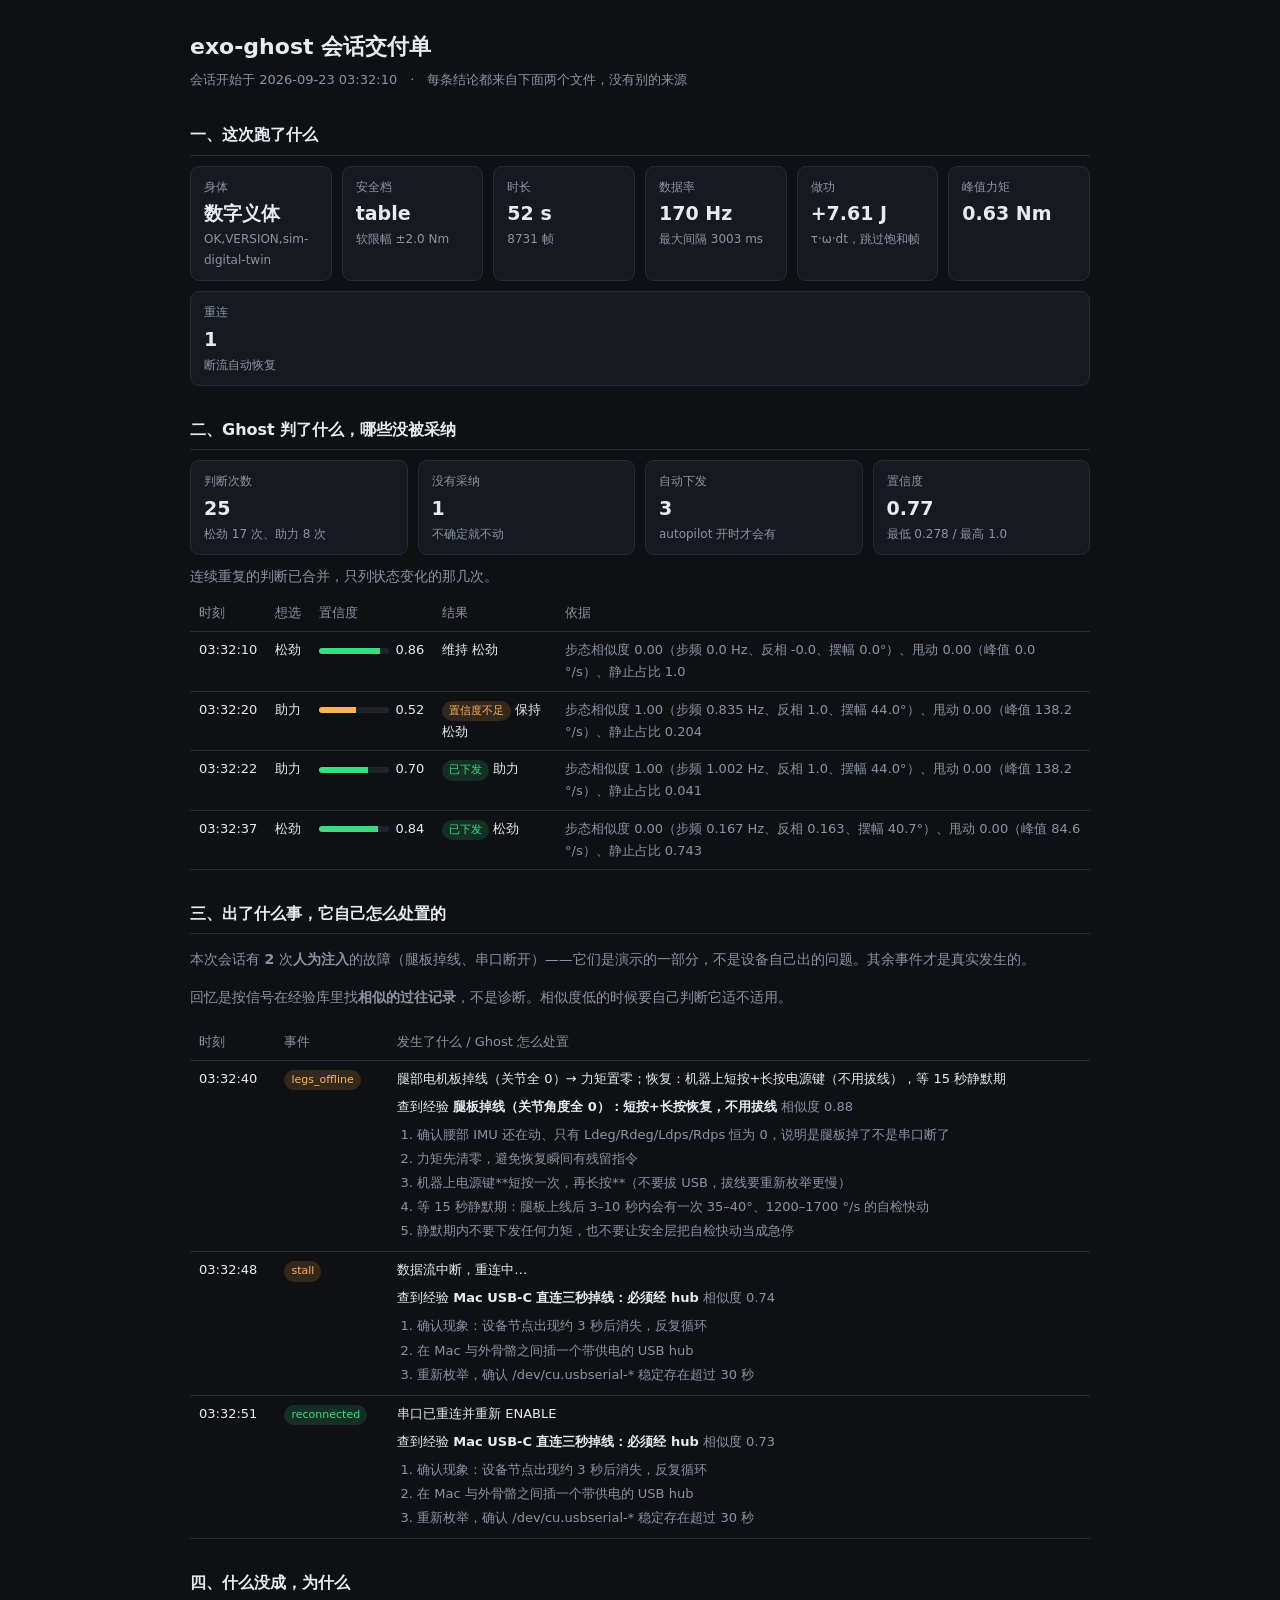
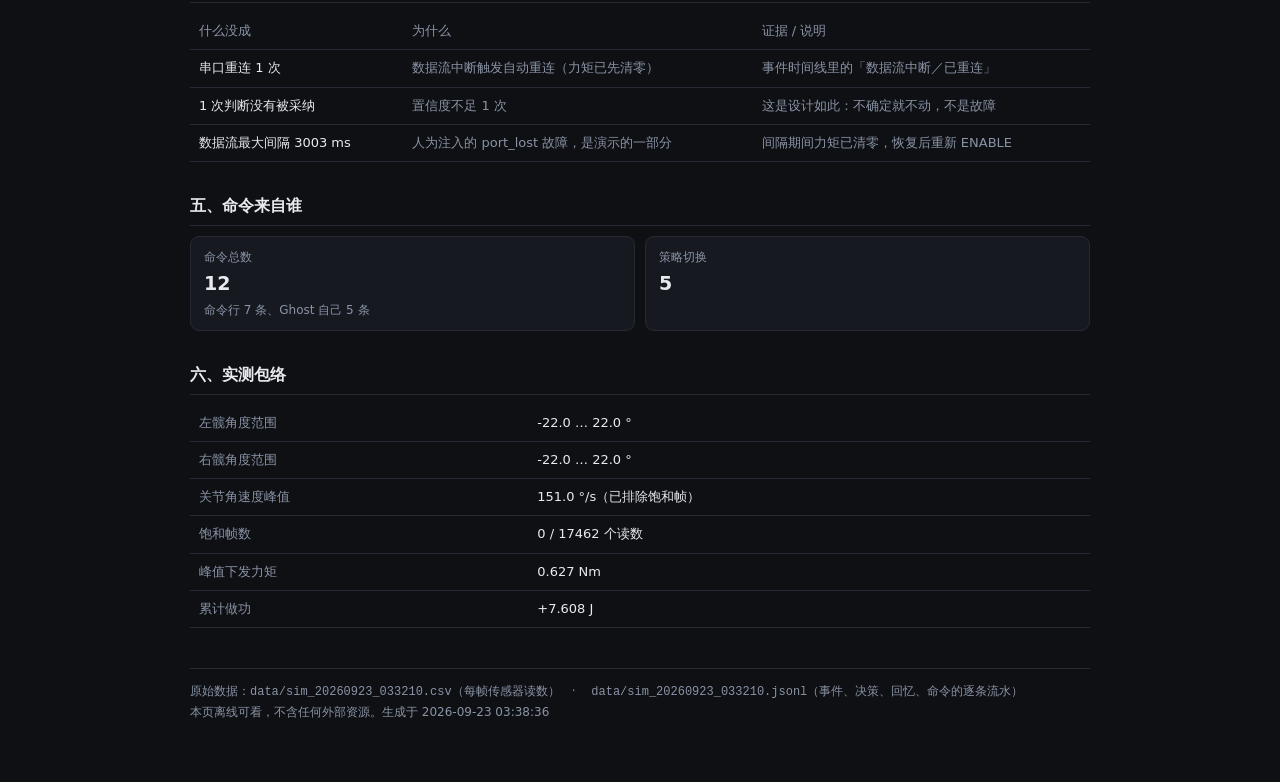
<file: docs/会话交付单-示例.html>
<!DOCTYPE html>
<html lang="zh-CN"><head><meta charset="utf-8">
<meta name="viewport" content="width=device-width,initial-scale=1">
<title>exo-ghost 会话交付单</title><style>
:root{--bg:#0e1013;--panel:#161920;--line:#252a35;--ink:#e8eaf0;--muted:#8a93a6;
--green:#3ddc84;--red:#ff5d5d;--amber:#ffb454;--blue:#5aa9ff;--violet:#b28dff}
*{box-sizing:border-box}
body{margin:0;background:var(--bg);color:var(--ink);font:14px/1.7 -apple-system,
"PingFang SC","Microsoft YaHei",system-ui,sans-serif;padding:28px 20px 60px}
.wrap{max-width:900px;margin:0 auto}
h1{font-size:22px;margin:0 0 4px} h2{font-size:16px;margin:30px 0 10px;
padding-bottom:6px;border-bottom:1px solid var(--line)}
.sub{color:var(--muted);font-size:13px;margin:0 0 24px}
.cards{display:flex;flex-wrap:wrap;gap:10px;margin:0 0 6px}
.c{background:var(--panel);border:1px solid var(--line);border-radius:9px;
padding:10px 13px;min-width:130px;flex:1}
.c .l{color:var(--muted);font-size:12px;display:block} .c .v{font-size:19px;font-weight:600;
font-variant-numeric:tabular-nums}
table{width:100%;border-collapse:collapse;font-size:13px}
th,td{text-align:left;padding:7px 9px;border-bottom:1px solid var(--line);vertical-align:top}
th{color:var(--muted);font-weight:500}
td.num,td.nw{font-variant-numeric:tabular-nums;white-space:nowrap}
.tag{display:inline-block;font-size:11px;padding:1px 7px;border-radius:999px}
.tag.err{background:rgba(255,93,93,.15);color:var(--red)}
.tag.warn{background:rgba(255,180,84,.15);color:var(--amber)}
.tag.ok{background:rgba(61,220,132,.15);color:var(--green)}
.tag.info{background:rgba(90,169,255,.15);color:var(--blue)}
.muted{color:var(--muted)} .mono{font-family:ui-monospace,SFMono-Regular,Menlo,monospace}
ol.steps{margin:6px 0 0;padding-left:20px;color:var(--muted)} ol.steps li{margin:2px 0}
.bar{display:inline-block;width:70px;height:6px;border-radius:3px;background:#1e222b;
vertical-align:middle;margin-right:6px;overflow:hidden}
.bar i{display:block;height:100%;background:var(--blue)}
.bar i.ok{background:var(--green)} .bar i.warn{background:var(--amber)}
.empty{color:var(--muted);font-style:normal;padding:10px 0}
footer{color:var(--muted);font-size:12px;margin-top:40px;border-top:1px solid var(--line);
padding-top:12px}
</style></head><body><div class="wrap">
<h1>exo-ghost 会话交付单</h1>
<p class="sub">会话开始于 2026-09-23 03:32:10　·　每条结论都来自下面两个文件，没有别的来源</p>
<h2>一、这次跑了什么</h2><div class="cards"><div class="c"><span class="l">身体</span><span class="v">数字义体</span><span class="l">OK,VERSION,sim-digital-twin</span></div><div class="c"><span class="l">安全档</span><span class="v">table</span><span class="l">软限幅 ±2.0 Nm</span></div><div class="c"><span class="l">时长</span><span class="v">52 s</span><span class="l">8731 帧</span></div><div class="c"><span class="l">数据率</span><span class="v">170 Hz</span><span class="l">最大间隔 3003 ms</span></div><div class="c"><span class="l">做功</span><span class="v">+7.61 J</span><span class="l">τ·ω·dt，跳过饱和帧</span></div><div class="c"><span class="l">峰值力矩</span><span class="v">0.63 Nm</span></div><div class="c"><span class="l">重连</span><span class="v">1</span><span class="l">断流自动恢复</span></div></div>
<h2>二、Ghost 判了什么，哪些没被采纳</h2><div class="cards"><div class="c"><span class="l">判断次数</span><span class="v">25</span><span class="l">松劲 17 次、助力 8 次</span></div><div class="c"><span class="l">没有采纳</span><span class="v">1</span><span class="l">不确定就不动</span></div><div class="c"><span class="l">自动下发</span><span class="v">3</span><span class="l">autopilot 开时才会有</span></div><div class="c"><span class="l">置信度</span><span class="v">0.77</span><span class="l">最低 0.278 / 最高 1.0</span></div></div><p class="muted" style="margin:10px 0 6px">连续重复的判断已合并，只列状态变化的那几次。</p><table><tr><th>时刻</th><th>想选</th><th>置信度</th><th>结果</th><th>依据</th></tr><tr><td class="num">03:32:10</td><td class="nw">松劲</td><td class="num"><span class="bar"><i class="ok" style="width:86.1%"></i></span>0.86</td><td>维持 松劲</td><td class="muted">步态相似度 0.00（步频 0.0 Hz、反相 -0.0、摆幅 0.0°）、甩动 0.00（峰值 0.0 °/s）、静止占比 1.0</td></tr><tr><td class="num">03:32:20</td><td class="nw">助力</td><td class="num"><span class="bar"><i class="warn" style="width:52.2%"></i></span>0.52</td><td><span class="tag warn">置信度不足</span> 保持 松劲</td><td class="muted">步态相似度 1.00（步频 0.835 Hz、反相 1.0、摆幅 44.0°）、甩动 0.00（峰值 138.2 °/s）、静止占比 0.204</td></tr><tr><td class="num">03:32:22</td><td class="nw">助力</td><td class="num"><span class="bar"><i class="ok" style="width:69.9%"></i></span>0.70</td><td><span class="tag ok">已下发</span> 助力</td><td class="muted">步态相似度 1.00（步频 1.002 Hz、反相 1.0、摆幅 44.0°）、甩动 0.00（峰值 138.2 °/s）、静止占比 0.041</td></tr><tr><td class="num">03:32:37</td><td class="nw">松劲</td><td class="num"><span class="bar"><i class="ok" style="width:84.1%"></i></span>0.84</td><td><span class="tag ok">已下发</span> 松劲</td><td class="muted">步态相似度 0.00（步频 0.167 Hz、反相 0.163、摆幅 40.7°）、甩动 0.00（峰值 84.6 °/s）、静止占比 0.743</td></tr></table>
<h2>三、出了什么事，它自己怎么处置的</h2><p class="muted">本次会话有 <b>2</b> 次<b>人为注入</b>的故障（腿板掉线、串口断开）——它们是演示的一部分，不是设备自己出的问题。其余事件才是真实发生的。</p><p class="muted">回忆是按信号在经验库里找<b>相似的过往记录</b>，不是诊断。相似度低的时候要自己判断它适不适用。</p><table><tr><th>时刻</th><th>事件</th><th>发生了什么 / Ghost 怎么处置</th></tr><tr><td class="num">03:32:40</td><td><span class="tag warn">legs_offline</span></td><td>腿部电机板掉线（关节全 0）→ 力矩置零；恢复：机器上短按+长按电源键（不用拔线），等 15 秒静默期<div style="margin-top:6px">查到经验 <b>腿板掉线（关节角度全 0）：短按+长按恢复，不用拔线</b> <span class="muted">相似度 0.88</span><ol class="steps"><li>确认腰部 IMU 还在动、只有 Ldeg/Rdeg/Ldps/Rdps 恒为 0，说明是腿板掉了不是串口断了</li><li>力矩先清零，避免恢复瞬间有残留指令</li><li>机器上电源键**短按一次，再长按**（不要拔 USB，拔线要重新枚举更慢）</li><li>等 15 秒静默期：腿板上线后 3–10 秒内会有一次 35–40°、1200–1700 °/s 的自检快动</li><li>静默期内不要下发任何力矩，也不要让安全层把自检快动当成急停</li></ol></div></td></tr><tr><td class="num">03:32:48</td><td><span class="tag warn">stall</span></td><td>数据流中断，重连中…<div style="margin-top:6px">查到经验 <b>Mac USB-C 直连三秒掉线：必须经 hub</b> <span class="muted">相似度 0.74</span><ol class="steps"><li>确认现象：设备节点出现约 3 秒后消失，反复循环</li><li>在 Mac 与外骨骼之间插一个带供电的 USB hub</li><li>重新枚举，确认 /dev/cu.usbserial-* 稳定存在超过 30 秒</li></ol></div></td></tr><tr><td class="num">03:32:51</td><td><span class="tag ok">reconnected</span></td><td>串口已重连并重新 ENABLE<div style="margin-top:6px">查到经验 <b>Mac USB-C 直连三秒掉线：必须经 hub</b> <span class="muted">相似度 0.73</span><ol class="steps"><li>确认现象：设备节点出现约 3 秒后消失，反复循环</li><li>在 Mac 与外骨骼之间插一个带供电的 USB hub</li><li>重新枚举，确认 /dev/cu.usbserial-* 稳定存在超过 30 秒</li></ol></div></td></tr></table>
<h2>四、什么没成，为什么</h2><table><tr><th>什么没成</th><th>为什么</th><th>证据 / 说明</th></tr><tr><td>串口重连 1 次</td><td class="muted">数据流中断触发自动重连（力矩已先清零）</td><td class="muted">事件时间线里的「数据流中断／已重连」</td></tr><tr><td>1 次判断没有被采纳</td><td class="muted">置信度不足 1 次</td><td class="muted">这是设计如此：不确定就不动，不是故障</td></tr><tr><td>数据流最大间隔 3003 ms</td><td class="muted">人为注入的 port_lost 故障，是演示的一部分</td><td class="muted">间隔期间力矩已清零，恢复后重新 ENABLE</td></tr></table>
<h2>五、命令来自谁</h2><div class="cards"><div class="c"><span class="l">命令总数</span><span class="v">12</span><span class="l">命令行 7 条、Ghost 自己 5 条</span></div><div class="c"><span class="l">策略切换</span><span class="v">5</span></div></div>
<h2>六、实测包络</h2><table><tr><th>左髋角度范围</th><td class="num">-22.0 … 22.0 °</td></tr><tr><th>右髋角度范围</th><td class="num">-22.0 … 22.0 °</td></tr><tr><th>关节角速度峰值</th><td class="num">151.0 °/s（已排除饱和帧）</td></tr><tr><th>饱和帧数</th><td class="num">0 / 17462 个读数</td></tr><tr><th>峰值下发力矩</th><td class="num">0.627 Nm</td></tr><tr><th>累计做功</th><td class="num">+7.608 J</td></tr></table>
<footer>
原始数据：<span class="mono">data/sim_20260923_033210.csv</span>（每帧传感器读数）　·　
<span class="mono">data/sim_20260923_033210.jsonl</span>（事件、决策、回忆、命令的逐条流水）<br>
本页离线可看，不含任何外部资源。生成于 2026-09-23 03:38:36
</footer></div></body></html>
</file>
<file: site/styles.css>
:root {
  color-scheme: dark;
  --ink: #0c0f0d;
  --panel: #151916;
  --line: #30362e;
  --light: #e9eee3;
  --muted: #98a397;
  --accent: #d2f55a;
  --paper: #e9e9df;
  --darktext: #16201a;
  font-family: Manrope, "PingFang SC", "Microsoft YaHei", sans-serif;
  font-synthesis: none;
}
* {
  box-sizing: border-box;
}
html {
  scroll-behavior: smooth;
}
body {
  margin: 0;
  background: var(--ink);
  color: var(--light);
  overflow-x: hidden;
}
a {
  color: inherit;
  text-decoration: none;
}
button {
  font: inherit;
}
img {
  display: block;
  max-width: 100%;
}
[hidden] {
  display: none !important;
}
h1,
h2,
h3,
p {
  margin: 0;
}
.section-shell {
  width: min(1440px, calc(100% - 96px));
  margin-inline: auto;
}
.mono,
.eyebrow,
.section-kicker,
.site-header,
.hero-scroll,
.hero-stage-label,
.hero-coordinate,
.small-label,
.twin-topline,
.twin-bottomline,
.layer-top,
.layer-foot,
.en-title,
.product-number,
.product-note,
.hardware-tags,
.hardware-photo > span,
.repo-list,
.footer-inner {
  font-family: "DM Mono", "SFMono-Regular", monospace;
}
.grain {
  position: fixed;
  inset: 0;
  z-index: 30;
  pointer-events: none;
  opacity: 0.055;
  background-image: url("data:image/svg+xml,%3Csvg viewBox='0 0 180 180' xmlns='http://www.w3.org/2000/svg'%3E%3Cfilter id='n'%3E%3CfeTurbulence type='fractalNoise' baseFrequency='.76' numOctaves='3' stitchTiles='stitch'/%3E%3C/filter%3E%3Crect width='100%25' height='100%25' filter='url(%23n)'/%3E%3C/svg%3E");
}
.site-header {
  height: 86px;
  display: flex;
  align-items: center;
  justify-content: space-between;
  padding: 0 max(48px, calc((100vw - 1440px) / 2));
  position: absolute;
  inset: 0 0 auto;
  z-index: 20;
  border-bottom: 1px solid #ffffff23;
  font-size: 11px;
  letter-spacing: 0.1em;
}
.wordmark {
  display: flex;
  align-items: center;
  gap: 12px;
  font-weight: 800;
  font-family: Manrope, sans-serif;
  font-size: 17px;
  letter-spacing: -0.05em;
}
.wordmark-mark {
  height: 28px;
  width: 28px;
  border: 2px solid var(--accent);
  display: grid;
  place-items: center;
  color: var(--accent);
  font-size: 15px;
  line-height: 1;
  position: relative;
}
.wordmark-mark span {
  font-size: 15px;
  position: absolute;
  bottom: -6px;
  right: -6px;
}
.wordmark-light {
  color: #aaaeb0;
  font-weight: 500;
}
.site-header nav {
  display: flex;
  gap: 40px;
  color: #c7cfc7;
}
.site-header nav a,
.header-cta {
  transition: color 0.2s;
}
.site-header nav a:hover,
.header-cta:hover {
  color: var(--accent);
}
.header-cta {
  border: 1px solid #95a3936b;
  padding: 12px 18px;
}
.header-cta span {
  margin-left: 18px;
  color: var(--accent);
}
.hero {
  min-height: 820px;
  height: min(930px, 100vh);
  display: grid;
  grid-template-columns: 53% 47%;
  padding-top: 86px;
  position: relative;
}
.hero-copy {
  align-self: center;
  padding: 0 0 55px;
  z-index: 2;
}
.eyebrow,
.section-kicker {
  color: var(--accent);
  font-size: 11px;
  letter-spacing: 0.12em;
}
.eyebrow {
  display: flex;
  align-items: center;
  gap: 12px;
}
.signal-dot {
  height: 7px;
  width: 7px;
  border-radius: 50%;
  background: var(--accent);
  box-shadow: 0 0 15px var(--accent);
}
.hero h1 {
  font-size: clamp(62px, 6.3vw, 108px);
  line-height: 1.08;
  letter-spacing: -0.075em;
  font-weight: 700;
  margin: 38px 0 32px;
}
.hero h1 span,
.section-heading h2 span,
.hardware-copy h2 span,
.open-inner h2 span {
  color: var(--accent);
}
.mobile-break {
  display: none;
}
.hero-lede {
  color: #aab5a9;
  max-width: 520px;
  font-size: 16px;
  line-height: 1.95;
}
.hero-actions {
  display: flex;
  gap: 14px;
  margin-top: 44px;
}
.button {
  font-size: 13px;
  font-weight: 700;
  padding: 18px 25px;
  display: inline-flex;
  gap: 42px;
  justify-content: space-between;
  transition:
    transform 0.2s,
    background 0.2s;
}
.button:hover {
  transform: translateY(-3px);
}
.button-primary {
  background: var(--accent);
  color: #192116;
}
.button-ghost {
  border: 1px solid #647062;
  color: var(--light);
}
.button-ghost:hover {
  background: #1d251e;
}
.hero-facts {
  display: flex;
  gap: 52px;
  margin-top: 85px;
}
.hero-facts > div {
  display: flex;
  flex-direction: column;
  gap: 7px;
}
.hero-facts strong {
  font-size: 35px;
  line-height: 1;
  letter-spacing: -0.07em;
  font-weight: 600;
}
.hero-facts strong span {
  font-size: 18px;
  letter-spacing: 0;
}
.hero-facts small {
  font-size: 11px;
  color: #7f8c7c;
  letter-spacing: 0.03em;
}
.hero-stage {
  position: relative;
  align-self: stretch;
  display: flex;
  align-items: center;
  justify-content: center;
  isolation: isolate;
}
.hero-stage:before {
  content: "";
  position: absolute;
  inset: 3% -16% 6% 0;
  background: radial-gradient(
    circle at 48% 44%,
    #35412d 0,
    #212a1e 33%,
    #111711 62%,
    transparent 79%
  );
  z-index: -3;
}
.hero-stage img {
  width: min(96%, 710px);
  max-height: 85%;
  object-fit: contain;
  filter: drop-shadow(5px 36px 42px #000b);
  z-index: 2;
  transform: translate(2%, 1%);
}
.hero-halo {
  position: absolute;
  border-radius: 50%;
  width: 58%;
  aspect-ratio: 1;
  background: #c4ff5724;
  filter: blur(100px);
  z-index: -1;
}
.hero-orbit {
  position: absolute;
  border: 1px solid #99a68c22;
  border-radius: 50%;
  aspect-ratio: 1;
  z-index: -2;
}
.orbit-a {
  width: 110%;
}
.orbit-b {
  width: 80%;
}
.hero-stage-label {
  position: absolute;
  bottom: 70px;
  left: 0;
  right: 0;
  display: flex;
  align-items: center;
  gap: 15px;
  font-size: 10px;
  letter-spacing: 0.14em;
  color: #b2beae;
}
.label-line {
  width: 56px;
  height: 1px;
  background: var(--accent);
}
.label-number {
  margin-left: auto;
  color: #6d7c70;
}
.hero-coordinate {
  position: absolute;
  top: 94px;
  right: 3%;
  font-size: 10px;
  line-height: 1.6;
  letter-spacing: 0.14em;
  color: #889688;
}
.hero-scroll {
  position: absolute;
  left: 0;
  bottom: 35px;
  font-size: 10px;
  letter-spacing: 0.17em;
  color: #819080;
}
.hero-scroll span {
  color: var(--accent);
  font-size: 17px;
  margin-left: 18px;
}
.intro-band {
  background: var(--accent);
  color: #1c2718;
  position: relative;
  overflow: hidden;
}
.intro-inner {
  min-height: 270px;
  display: flex;
  align-items: center;
  gap: 100px;
}
.intro-inner .mono {
  align-self: flex-start;
  margin-top: 85px;
  font-size: 11px;
  letter-spacing: 0.12em;
  white-space: nowrap;
}
.intro-inner p {
  font-size: clamp(25px, 2.3vw, 38px);
  font-weight: 700;
  line-height: 1.48;
  letter-spacing: -0.055em;
}
.intro-inner em {
  font-style: normal;
  color: #586e33;
}
.asterisk {
  font-size: 180px;
  line-height: 1;
  margin-left: auto;
  color: #b6dc43;
  transform: rotate(-16deg);
}
.twin-section,
.product-section,
.open-section {
  padding-top: 140px;
  padding-bottom: 150px;
}
.twin-section { padding-bottom: 80px; }
.section-heading {
  display: flex;
  justify-content: space-between;
  align-items: flex-end;
  gap: 50px;
  margin-bottom: 62px;
}
.section-heading h2,
.hardware-copy h2,
.open-inner h2 {
  font-size: clamp(44px, 5vw, 76px);
  line-height: 1.16;
  letter-spacing: -0.07em;
  font-weight: 650;
  margin-top: 24px;
}
.section-heading > p {
  max-width: 330px;
  color: #899587;
  line-height: 1.9;
  font-size: 14px;
  padding-bottom: 8px;
}
.twin-frame {
  border: 1px solid #465042;
  background: radial-gradient(
    circle at 50% 48%,
    #242d22 0,
    #151b16 42%,
    #0e130f 76%
  );
  position: relative;
}
.twin-topline,
.twin-bottomline {
  display: flex;
  align-items: center;
  justify-content: space-between;
  letter-spacing: 0.12em;
  font-size: 10px;
}
.twin-topline {
  padding: 23px 26px;
  border-bottom: 1px solid #ffffff18;
  color: #a9b6a7;
}
.twin-topline > span:first-child {
  display: flex;
  align-items: center;
  gap: 10px;
}
.live-light {
  display: block;
  width: 7px;
  height: 7px;
  border-radius: 50%;
  background: var(--accent);
  box-shadow: 0 0 10px var(--accent);
}
.twin-modes {
  display: flex;
  align-items: center;
  gap: 8px;
  padding: 15px 26px;
  border-bottom: 1px solid #ffffff18;
}
.twin-modes button {
  border: 1px solid #64715c;
  background: transparent;
  color: #a9b6a7;
  padding: 10px 16px;
  font-size: 11px;
  cursor: pointer;
}
.twin-modes button.active {
  background: var(--accent);
  border-color: var(--accent);
  color: #172015;
}
.twin-modes button:disabled {
  opacity: 0.45;
  cursor: not-allowed;
}
.twin-modes #human-toggle[aria-pressed="true"] {
  color: var(--accent);
  border-color: #8aab68;
}
.twin-modes > span {
  margin-left: auto;
  color: #a9b6a7;
  font-size: 11px;
  text-align: right;
}
.twin-modes > span[data-level="online"] { color: var(--accent); }
.twin-modes > span[data-level="warn"] { color: #e6c477; }
.twin-viewport {
  height: 560px;
  position: relative;
  overflow: hidden;
  display: grid;
  place-items: center;
}
.twin-viewport:before {
  content: "";
  position: absolute;
  inset: 7%;
  border: 1px solid #ffffff0a;
  border-radius: 50%;
  pointer-events: none;
}
.twin-viewport:after {
  content: "";
  position: absolute;
  inset: 19% 32%;
  border: 1px solid #ffffff08;
  border-radius: 50%;
  pointer-events: none;
}
.twin-viewport img {
  height: min(70%, 420px);
  object-fit: contain;
  filter: drop-shadow(0 20px 35px #000a);
}
.twin-viewport canvas {
  height: 100%;
  width: 100%;
  display: block;
  position: absolute;
  inset: 0;
  z-index: 2;
}
.load-model {
  position: absolute;
  bottom: 25px;
  left: 50%;
  transform: translateX(-50%);
  border: 1px solid var(--accent);
  color: var(--accent);
  background: #151d16;
  padding: 13px 20px;
  z-index: 4;
  cursor: pointer;
  font-size: 12px;
  white-space: nowrap;
}
.load-model span {
  margin-left: 30px;
}
.load-model:hover {
  background: var(--accent);
  color: #172015;
}
.twin-error {
  position: absolute;
  z-index: 6;
  bottom: 70px;
  background: #20271e;
  color: #eef4e9;
  padding: 12px 18px;
  font-size: 12px;
}
.twin-bottomline {
  padding: 22px 26px;
  border-top: 1px solid #ffffff18;
  gap: 20px;
}
.twin-bottomline > div {
  display: flex;
  flex-direction: column;
  gap: 7px;
  min-width: 100px;
}
.small-label {
  font-size: 9px;
  color: #7d8b7b;
}
.twin-bottomline strong {
  font-family: Manrope, "PingFang SC", sans-serif;
  letter-spacing: 0;
  font-size: 14px;
}
.twin-bottomline button {
  border: 1px solid #64715c;
  background: transparent;
  color: var(--accent);
  padding: 12px 16px;
  font-size: 11px;
  cursor: pointer;
}
.twin-bottomline button:disabled {
  opacity: 0.45;
  cursor: not-allowed;
}
.twin-bottomline button span {
  margin-left: 20px;
}
.twin-telemetry {
  display: grid;
  grid-template-columns: repeat(6, minmax(0, 1fr));
  gap: 16px;
  padding: 18px 26px 23px;
  border-top: 1px solid #ffffff18;
}
.twin-telemetry > div {
  display: flex;
  flex-direction: column;
  gap: 7px;
}
.twin-telemetry strong {
  color: #e8eee3;
  font-family: Manrope, "PingFang SC", sans-serif;
  font-size: 13px;
  font-weight: 600;
  letter-spacing: 0;
}
.twin-control {
  padding: 25px 26px 28px;
  border-top: 1px solid #ffffff24;
  color: #e8eee3;
}
.twin-control-heading, .control-footer {
  display: flex;
  align-items: center;
  justify-content: space-between;
  gap: 15px;
}
.twin-control-heading h3 { margin: 7px 0 20px; font-size: 24px; }
.twin-control-heading > span, .control-footer p { color: #a9b6a7; font-size: 12px; }
#ai-advice { margin: 0 0 16px; color: #d6e6cf; font-size: 13px; line-height: 1.5; }
.twin-control-grid { display: grid; grid-template-columns: repeat(2, minmax(0, 1fr)); gap: 12px; }
.twin-control-card { border: 1px solid #ffffff2b; padding: 20px; background: #ffffff08; }
.twin-control-card > span { color: var(--accent); font: 11px "DM Mono", monospace; }
.twin-control-card h4 { margin: 12px 0 8px; font-size: 20px; }
.twin-control-card p { min-height: 42px; margin: 0 0 17px; color: #a9b6a7; font-size: 12px; line-height: 1.6; }
.split-resist-inputs { display: flex; flex-wrap: wrap; gap: 10px; margin-bottom: 14px; }
.split-resist-inputs label { display: grid; gap: 5px; color: #c8d2c3; font-size: 12px; }
.split-resist-inputs select { min-width: 96px; padding: 7px; color: #eef4eb; background: #19291d; border: 1px solid #ffffff42; }
.bilateral-card { grid-column: 1 / -1; }
.bilateral-card p { min-height: 0; }
.bilateral-legs { display: grid; grid-template-columns: repeat(2, minmax(0, 1fr)); gap: 12px; }
.bilateral-leg { display: grid; grid-template-columns: minmax(0, 1fr) minmax(0, 1fr); gap: 10px; align-items: end; padding: 14px; border: 1px solid #ffffff27; }
.bilateral-leg strong { grid-column: 1 / -1; font-size: 15px; }
.bilateral-leg label { display: grid; gap: 6px; color: #c8d2c3; font-size: 12px; }
.bilateral-leg select { width: 100%; min-width: 0; padding: 8px; color: #eef4eb; background: #19291d; border: 1px solid #ffffff42; }
.bilateral-leg button { grid-column: 1 / -1; }
.bilateral-actions { display: flex; align-items: center; flex-wrap: wrap; gap: 14px; margin-top: 14px; }
.twin-control button { border: 1px solid var(--accent); background: var(--accent); color: #172015; padding: 11px 15px; cursor: pointer; }
.twin-control button:disabled { opacity: .4; cursor: not-allowed; }
.control-safety-dialog { width: min(420px, calc(100vw - 32px)); padding: 24px; border: 1px solid #869873; background: #182219; color: #e8eee3; }
.control-safety-dialog::backdrop { background: #000a; }
.control-safety-dialog h4 { margin: 0 0 10px; font-size: 20px; }
.control-safety-dialog p { margin: 0 0 20px; color: #c8d2c3; font-size: 14px; line-height: 1.6; }
.control-safety-actions { display: flex; justify-content: flex-end; flex-wrap: wrap; gap: 10px; }
.twin-control .control-safety-actions button:first-child { background: transparent; color: #e8eee3; border-color: #64715c; }
.control-footer { justify-content: flex-end; }
.control-footer p { flex: 1; margin: 0; }
.twin-control .control-footer button { background: transparent; color: #e8eee3; border-color: #64715c; }
.system-section {
  background: #e8e9df;
  color: #1b251b;
  padding: 140px 0 150px;
}
.section-heading.light .section-kicker {
  color: #657746;
}
.section-heading.light h2 span {
  color: #7d9546;
}
.section-heading.light > p {
  color: #5d685b;
}
.layer-grid {
  display: grid;
  grid-template-columns: repeat(3, 1fr);
  gap: 1px;
  background: #aeb5a8;
  border: 1px solid #aeb5a8;
}
.layer-card {
  background: #e8e9df;
  padding: 34px;
  min-height: 360px;
  display: flex;
  flex-direction: column;
}
.layer-top {
  display: flex;
  justify-content: space-between;
  color: #667360;
  font-size: 10px;
  letter-spacing: 0.1em;
}
.layer-icon {
  font-family: Manrope, sans-serif;
  font-size: 34px;
  line-height: 1;
  color: #819947;
}
.layer-card h3 {
  font-size: 34px;
  letter-spacing: -0.07em;
  margin-top: 47px;
}
.en-title {
  font-size: 10px;
  color: #718063;
  letter-spacing: 0.12em;
  margin: 3px 0 20px;
}
.layer-card > p:not(.en-title) {
  font-size: 14px;
  line-height: 1.85;
  color: #5d685c;
  max-width: 270px;
}
.layer-foot {
  display: flex;
  gap: 12px;
  margin-top: auto;
  padding-top: 30px;
  font-size: 10px;
  color: #5c6c53;
}
.layer-foot span {
  border: 1px solid #a6b09e;
  padding: 7px 10px;
}
.sim-line {
  border-bottom: 1px solid #a8b4a3;
  padding: 60px 0 0;
  display: grid;
  grid-template-columns: 160px 1fr 60px;
  gap: 30px;
  align-items: center;
}
.sim-mark {
  font-size: 60px;
  font-weight: 800;
  letter-spacing: -0.13em;
  color: #718c36;
}
.sim-mark span {
  font-size: 28px;
  vertical-align: top;
  margin-left: 4px;
}
.sim-line .mono {
  font-size: 10px;
  letter-spacing: 0.12em;
  color: #718455;
}
.sim-line h3 {
  font-size: 22px;
  letter-spacing: -0.04em;
  margin: 12px 0 9px;
}
.sim-line p {
  font-size: 13px;
  color: #677265;
  line-height: 1.8;
  max-width: 600px;
}
.sim-line > a {
  font-size: 28px;
  color: #627b3f;
  align-self: start;
}
.product-section {
  background: var(--ink);
}
.product-grid {
  display: grid;
  grid-template-columns: repeat(4, 1fr);
  gap: 12px;
}
.product-card {
  background: #171d18;
  border: 1px solid #394239;
  padding: 26px;
  min-height: 360px;
  display: flex;
  flex-direction: column;
  transition:
    border-color 0.25s,
    transform 0.25s;
}
.product-card:hover {
  border-color: #99b15a;
  transform: translateY(-4px);
}
.product-large {
  grid-column: span 2;
  grid-row: span 2;
  min-height: 733px;
}
.product-number {
  font-size: 10px;
  letter-spacing: 0.1em;
  color: #859984;
}
.product-card h3 {
  font-size: 21px;
  letter-spacing: -0.04em;
  margin: 26px 0 10px;
}
.product-card p {
  font-size: 12px;
  line-height: 1.9;
  color: #929f90;
  max-width: 400px;
}
.product-graphic {
  flex: 1;
  min-height: 430px;
  margin-top: 35px;
  background: #0d130e;
  border: 1px solid #2e3d2d;
  padding: 20px;
  display: flex;
  flex-direction: column;
}
.dash-top,
.dash-footer {
  display: flex;
  justify-content: space-between;
  font-family: "DM Mono", monospace;
  font-size: 10px;
  letter-spacing: 0.1em;
  color: #71866d;
}
.dash-online {
  color: #c1eb5e;
}
.dash-bars {
  display: flex;
  align-items: flex-end;
  gap: 3.5%;
  flex: 1;
  padding: 30px 8px;
  border-bottom: 1px solid #506046;
}
.dash-bars span {
  flex: 1;
  background: linear-gradient(0deg, #708d37, #ceef65);
  min-height: 2px;
  box-shadow: 0 0 14px #c6ed5340;
}
.dash-footer {
  padding-top: 14px;
}
.mini-graphic {
  height: 145px;
  margin-top: 27px;
  background: #20291e;
  display: flex;
  align-items: center;
  justify-content: center;
  position: relative;
  overflow: hidden;
}
.mode-symbol {
  font-size: 105px;
  line-height: 1;
  color: #c8ef61;
  z-index: 2;
}
.mode-tracks {
  position: absolute;
  inset: 14px;
  display: flex;
  flex-direction: column;
  justify-content: space-between;
}
.mode-tracks i {
  height: 1px;
  background: #8baa6762;
}
.records-graphic {
  align-items: flex-start;
  justify-content: flex-end;
  flex-direction: column;
  padding: 20px;
}
.records-graphic > span {
  font-size: 31px;
  font-weight: 700;
  letter-spacing: -0.08em;
  color: #d3f279;
}
.record-trace {
  display: flex;
  align-items: flex-end;
  gap: 6px;
  height: 35px;
  width: 100%;
  margin-top: 10px;
}
.record-trace i {
  flex: 1;
  border-top: 2px solid #c4e46c;
  transform: skewY(-12deg);
}
.record-trace i:nth-child(2n) {
  transform: skewY(16deg);
}
.memory-graphic {
  padding: 20px;
  display: flex;
  align-items: flex-start;
  justify-content: space-between;
  font-family: "DM Mono", monospace;
  color: #a4bb75;
}
.memory-graphic span {
  font-size: 10px;
  letter-spacing: 0.1em;
}
.memory-graphic strong {
  font-size: 78px;
  line-height: 1;
  align-self: end;
  font-weight: 500;
  color: #d2f55a;
}
.memory-graphic small {
  font-size: 20px;
}
.badge-graphic {
  display: flex;
  gap: 10px;
}
.badge-graphic span {
  display: grid;
  place-items: center;
  border: 1px solid #8eaa5f;
  background: #293722;
  color: #d2f55a;
  border-radius: 50%;
  font-size: 22px;
  height: 48px;
  width: 48px;
}
.badge-graphic span:nth-child(even) {
  transform: translateY(25px);
}
.product-note {
  margin-top: 26px;
  color: #748071;
  font-size: 10px;
  letter-spacing: 0;
  line-height: 1.8;
}
.hardware-section {
  background: #212a21;
  overflow: hidden;
}
.hardware-inner {
  display: grid;
  grid-template-columns: 1fr 1fr;
  min-height: 600px;
  gap: 50px;
}
.hardware-copy {
  align-self: center;
  padding: 80px 0;
}
.hardware-copy h2 {
  font-size: clamp(44px, 4.5vw, 70px);
}
.hardware-copy p {
  color: #a1afa1;
  line-height: 1.9;
  font-size: 14px;
  max-width: 500px;
  margin-top: 30px;
}
.hardware-tags {
  display: flex;
  gap: 10px;
  flex-wrap: wrap;
  margin-top: 35px;
}
.hardware-tags span {
  font-size: 10px;
  letter-spacing: 0.1em;
  border: 1px solid #7b8f70;
  padding: 10px 14px;
  color: #bdcdb8;
}
.hardware-photo {
  position: relative;
  display: grid;
  place-items: center;
  background: radial-gradient(circle, #66745338 0, #283426 45%, #1e291e 70%);
}
.hardware-photo img {
  width: 86%;
  filter: drop-shadow(12px 35px 30px #000a);
}
.hardware-photo > span {
  position: absolute;
  right: 15px;
  bottom: 20px;
  font-size: 10px;
  letter-spacing: 0.1em;
  color: #899989;
}
.open-inner {
  display: grid;
  grid-template-columns: 1fr 1fr;
  gap: 100px;
  margin-top: 20px;
}
.open-inner h2 {
  margin-top: 0;
}
.open-inner p {
  max-width: 490px;
  color: #9daa99;
  font-size: 14px;
  line-height: 1.9;
  margin-top: 35px;
}
.repo-list {
  border-top: 1px solid #596655;
}
.repo-list a {
  display: flex;
  justify-content: space-between;
  align-items: center;
  padding: 23px 3px;
  border-bottom: 1px solid #596655;
  font-size: 12px;
  letter-spacing: 0.08em;
  transition:
    color 0.2s,
    padding 0.2s;
}
.repo-list a:hover {
  color: var(--accent);
  padding-left: 12px;
}
.repo-list b {
  color: var(--accent);
  font-size: 18px;
  font-weight: 400;
}
footer {
  border-top: 1px solid #3e493d;
  background: #090c09;
}
.footer-inner {
  display: flex;
  align-items: center;
  justify-content: space-between;
  gap: 30px;
  padding: 40px 0 50px;
}
.footer-brand {
  font-family: Manrope, sans-serif;
  font-size: 18px;
  font-weight: 800;
  letter-spacing: -0.05em;
}
.footer-brand span {
  color: #a7b0a5;
  font-weight: 400;
}
.footer-inner p {
  font-family: Manrope, "PingFang SC", sans-serif;
  color: #71806f;
  font-size: 11px;
  line-height: 1.7;
}
.footer-inner > a {
  font-size: 10px;
  color: var(--accent);
  letter-spacing: 0.1em;
}
@media (max-width: 1100px) {
  .site-header nav {
    gap: 18px;
  }
  .hero {
    grid-template-columns: 55% 45%;
  }
  .hero h1 {
    font-size: clamp(55px, 6vw, 78px);
  }
  .hero-facts {
    gap: 30px;
  }
  .product-grid {
    grid-template-columns: repeat(2, 1fr);
  }
  .product-large {
    grid-row: span 1;
    min-height: 580px;
  }
}
@media (max-width: 720px) {
  .section-shell {
    width: calc(100% - 36px);
  }
  .site-header {
    height: 68px;
    padding: 0 18px;
  }
  .site-header nav {
    display: none;
  }
  .header-cta {
    font-size: 10px;
    padding: 9px 10px;
  }
  .header-cta span {
    margin-left: 7px;
  }
  .hero {
    padding-top: 68px;
    min-height: 930px;
    height: auto;
    display: flex;
    flex-direction: column;
  }
  .hero-copy {
    align-self: auto;
    padding: 70px 0 0;
  }
  .eyebrow {
    font-size: 9px;
  }
  .hero h1 {
    font-size: clamp(48px, 10.2vw, 72px);
    margin: 24px 0;
  }
  .mobile-break {
    display: inline;
  }
  .hero-lede {
    font-size: 13px;
    line-height: 1.8;
  }
  .hero-actions {
    margin-top: 28px;
  }
  .button {
    padding: 14px 13px;
    font-size: 11px;
    gap: 12px;
  }
  .hero-facts {
    margin-top: 42px;
    justify-content: space-between;
    gap: 12px;
  }
  .hero-facts strong {
    font-size: 26px;
  }
  .hero-facts strong span {
    font-size: 13px;
  }
  .hero-facts small {
    font-size: 9px;
    max-width: 100px;
  }
  .hero-stage {
    min-height: 380px;
    flex: 1;
  }
  .hero-stage img {
    height: 360px;
    width: auto;
    transform: none;
  }
  .hero-stage:before {
    inset: 0 -30px;
  }
  .hero-stage-label {
    bottom: 15px;
    font-size: 8px;
  }
  .hero-coordinate {
    top: 10px;
    font-size: 8px;
  }
  .hero-scroll {
    display: none;
  }
  .intro-inner {
    min-height: 250px;
    display: block;
    padding-top: 45px;
  }
  .intro-inner .mono {
    margin-top: 0;
  }
  .intro-inner p {
    font-size: 25px;
    margin-top: 30px;
  }
  .asterisk {
    position: absolute;
    right: 0;
    bottom: -30px;
    font-size: 110px;
  }
  .twin-section,
  .product-section,
  .open-section {
    padding-top: 80px;
    padding-bottom: 85px;
  }
  .twin-section { padding-bottom: 55px; }
  .section-heading {
    display: block;
    margin-bottom: 35px;
  }
  .section-heading h2,
  .hardware-copy h2,
  .open-inner h2 {
    font-size: 43px;
    margin-top: 14px;
  }
  .section-heading > p {
    margin-top: 20px;
    font-size: 12px;
  }
  .twin-topline {
    padding: 15px;
    font-size: 8px;
  }
  .twin-topline > span:last-child {
    display: none;
  }
  .twin-viewport {
    height: 360px;
  }
  .twin-viewport img {
    height: 240px;
  }
  .twin-bottomline {
    padding: 16px;
    display: grid;
    grid-template-columns: 1fr 1fr;
    gap: 13px;
  }
  .twin-bottomline > div:first-child {
    grid-column: span 2;
  }
  .twin-bottomline button {
    grid-column: span 2;
    text-align: left;
  }
  .twin-modes {
    flex-wrap: wrap;
    padding: 12px 16px;
  }
  .twin-modes > span {
    flex-basis: 100%;
    margin-left: 0;
    text-align: left;
  }
  .twin-telemetry {
    grid-template-columns: repeat(2, minmax(0, 1fr));
    padding: 16px;
  }
  .twin-control { padding: 20px 16px; }
  .twin-control-heading, .control-footer { flex-wrap: wrap; }
  .twin-control-grid { grid-template-columns: 1fr; }
  .twin-control-card p { min-height: 0; }
  .bilateral-legs { grid-template-columns: 1fr; }
  .control-footer p { flex-basis: 100%; }
  .system-section {
    padding: 80px 0;
  }
  .layer-grid {
    grid-template-columns: 1fr;
  }
  .layer-card {
    min-height: 270px;
    padding: 25px;
  }
  .layer-card h3 {
    margin-top: 20px;
  }
  .layer-foot {
    padding-top: 15px;
  }
  .sim-line {
    grid-template-columns: 60px 1fr 20px;
    gap: 15px;
    padding: 40px 0 20px;
  }
  .sim-mark {
    font-size: 25px;
  }
  .sim-mark span {
    font-size: 12px;
  }
  .sim-line h3 {
    font-size: 16px;
  }
  .sim-line p {
    font-size: 11px;
  }
  .sim-line > a {
    font-size: 20px;
  }
  .product-grid {
    grid-template-columns: 1fr;
  }
  .product-large {
    grid-column: auto;
    min-height: 560px;
  }
  .product-card {
    min-height: 330px;
  }
  .product-graphic {
    min-height: 330px;
  }
  .hardware-inner {
    grid-template-columns: 1fr;
    gap: 0;
  }
  .hardware-copy {
    padding: 75px 0 10px;
  }
  .hardware-photo {
    height: 380px;
  }
  .open-inner {
    grid-template-columns: 1fr;
    gap: 40px;
  }
  .footer-inner {
    align-items: flex-start;
    flex-direction: column;
  }
  .footer-inner p {
    font-size: 10px;
  }
}
@media (prefers-reduced-motion: reduce) {
  html {
    scroll-behavior: auto;
  }
  .button,
  .product-card,
  .repo-list a {
    transition: none;
  }
}

.product-actions {
  display: flex;
  align-items: center;
  justify-content: space-between;
  gap: 28px;
  margin-top: 28px;
}
.product-actions .product-note {
  margin-top: 0;
  max-width: 710px;
}
.product-actions .button {
  flex-shrink: 0;
  white-space: nowrap;
}
.records-graphic > span {
  white-space: nowrap;
  font-size: clamp(19px, 1.8vw, 28px);
}
@media (max-width: 720px) {
  .product-actions {
    align-items: flex-start;
    flex-direction: column;
    gap: 18px;
  }
  .records-graphic > span {
    font-size: 26px;
  }
}
</file>
